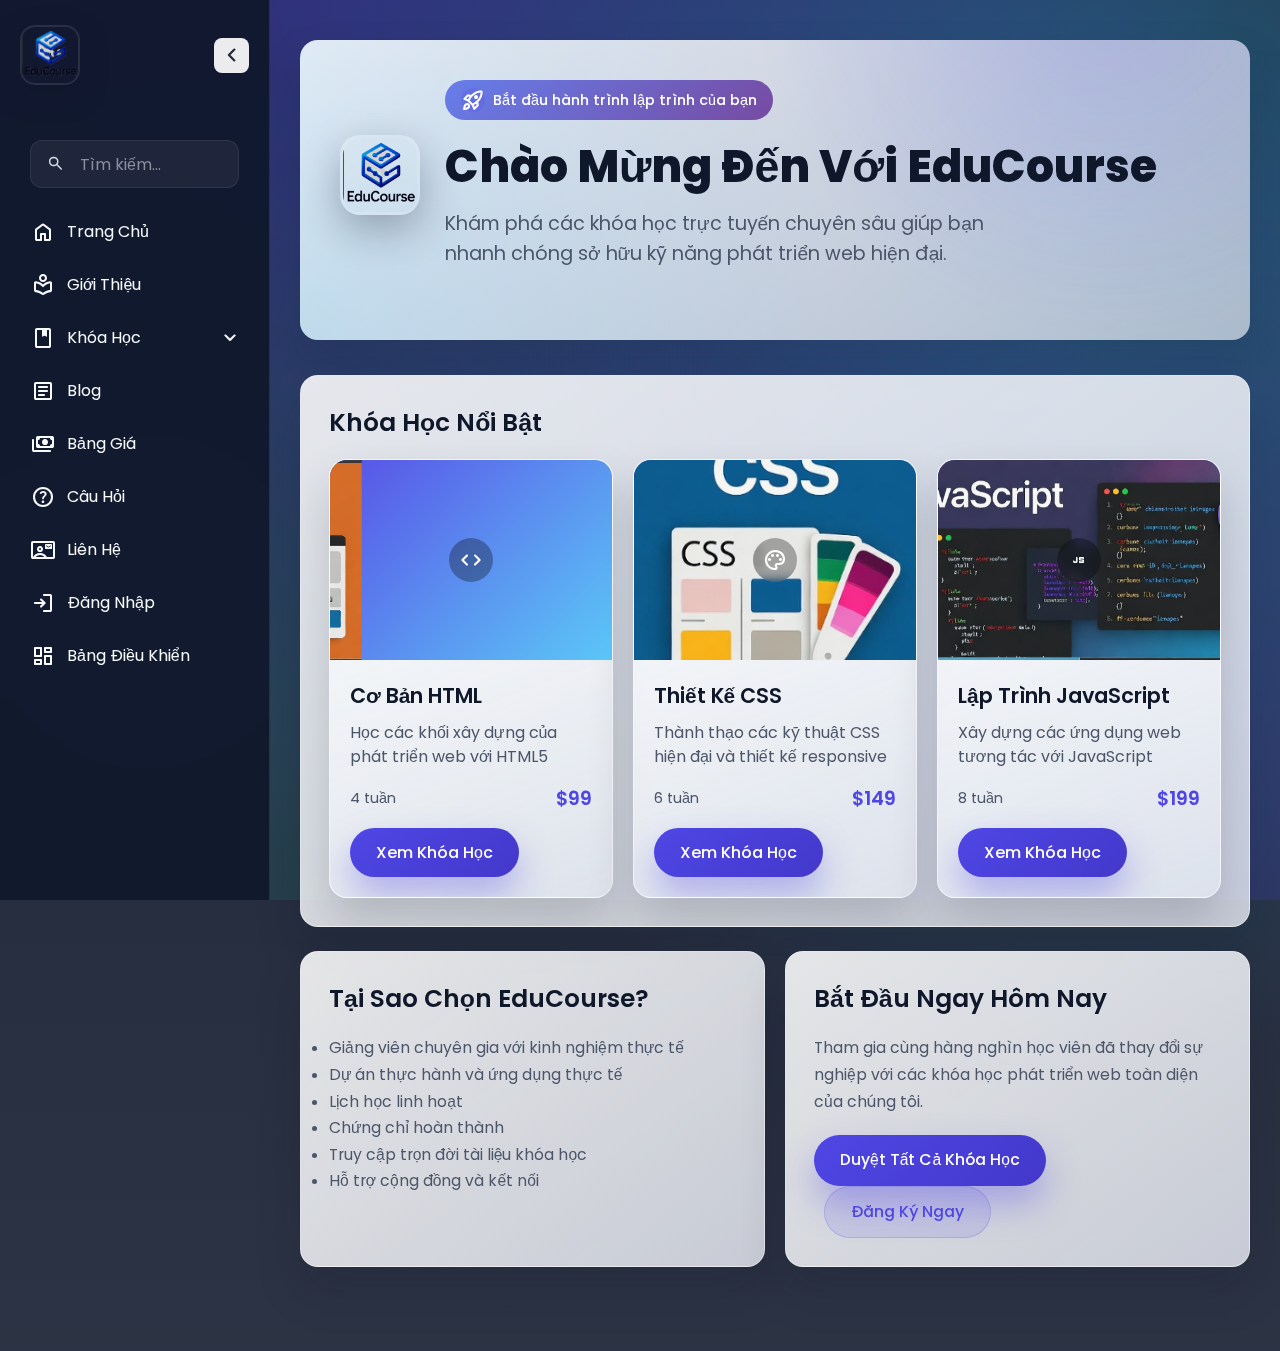
<file: index.html>
<!DOCTYPE html>
<!-- Coding By CodingNepal - youtube.com/@codingnepal -->
<html lang="vi">

<head>
    <meta charset="UTF-8" />
    <meta name="viewport" content="width=device-width, initial-scale=1.0" />
    <title>EduCourse - Nền Tảng Học Trực Tuyến</title>
    <link rel="stylesheet" href="css/style.css" />
    <!-- Liên kết Google Fonts cho biểu tượng -->
    <link rel="stylesheet"
        href="https://fonts.googleapis.com/css2?family=Material+Symbols+Rounded:opsz,wght,FILL,GRAD@24,400,0,0" />
</head>

<body>
    <!-- Nút mở thanh bên trên thiết bị di động -->
    <button class="sidebar-menu-button">
        <span class="material-symbols-rounded">menu</span>
    </button>
    <aside class="sidebar">
        <!-- Phần đầu thanh bên -->
        <header class="sidebar-header">
            <a href="index.html" class="header-logo">
                <img src="1.png" alt="EduCourse" />
            </a>
            <button class="sidebar-toggler">
                <span class="material-symbols-rounded">chevron_left</span>
            </button>
        </header>
        <nav class="sidebar-nav">
            <!-- Điều hướng chính -->
            <ul class="nav-list primary-nav">
             <!-- Form tìm kiếm -->
          <form action="#" class="search-form">
            <span class="material-symbols-rounded">search</span>
                    <input type="search" placeholder="Tìm kiếm..." required />
          </form>
                <li class="nav-item">
                    <a href="index.html" class="nav-link">
                        <span class="material-symbols-rounded">home</span>
                        <span class="nav-label">Trang Chủ</span>
                    </a>
                    <ul class="dropdown-menu">
                        <li class="nav-item"><a class="nav-link dropdown-title">Trang Chủ</a></li>
                    </ul>
                </li>
                <li class="nav-item">
                    <a href="about.html" class="nav-link">
                        <span class="material-symbols-rounded">local_library</span>
                        <span class="nav-label">Giới Thiệu</span>
                    </a>
                    <ul class="dropdown-menu">
                        <li class="nav-item"><a class="nav-link dropdown-title">Giới Thiệu</a></li>
                    </ul>
                </li>
                <!-- Mục có menu thả xuống -->
                <li class="nav-item dropdown-container">
                    <a href="courses.html" class="nav-link dropdown-toggle">
                        <span class="material-symbols-rounded">book</span>
                        <span class="nav-label">Khóa Học</span>
                        <span class="dropdown-icon material-symbols-rounded">keyboard_arrow_down</span>
                    </a>
                    <!-- Danh sách thả xuống -->
                    <ul class="dropdown-menu">
                        <li class="nav-item"><a class="nav-link dropdown-title">Khóa Học</a></li>
                        <li class="nav-item"><a href="html-course.html" class="nav-link dropdown-link">HTML</a></li>
                        <li class="nav-item"><a href="css-course.html" class="nav-link dropdown-link">CSS</a></li>
                        <li class="nav-item"><a href="javascript-course.html" class="nav-link dropdown-link">JavaScript</a></li>
                    </ul>
                </li>
                
                <li class="nav-item">
                    <a href="blog.html" class="nav-link">
                        <span class="material-symbols-rounded">article</span>
                        <span class="nav-label">Blog</span>
                    </a>
                    <ul class="dropdown-menu">
                        <li class="nav-item"><a class="nav-link dropdown-title">Blog</a></li>
                    </ul>
                </li>
                
                <li class="nav-item">
                    <a href="pricing.html" class="nav-link">
                        <span class="material-symbols-rounded">payments</span>
                        <span class="nav-label">Bảng Giá</span>
                    </a>
                    <ul class="dropdown-menu">
                        <li class="nav-item"><a class="nav-link dropdown-title">Bảng Giá</a></li>
                    </ul>
                </li>
                <li class="nav-item">
                    <a href="faq.html" class="nav-link">
                        <span class="material-symbols-rounded">help</span>
                        <span class="nav-label">Câu Hỏi</span>
                    </a>
                    <ul class="dropdown-menu">
                        <li class="nav-item"><a class="nav-link dropdown-title">Câu Hỏi</a></li>
                    </ul>
                        </li>
                <li class="nav-item">
                    <a href="contact.html" class="nav-link">
                        <span class="material-symbols-rounded">contact_mail</span>
                        <span class="nav-label">Liên Hệ</span>
                    </a>
                    <ul class="dropdown-menu">
                        <li class="nav-item"><a class="nav-link dropdown-title">Liên Hệ</a></li>
                    </ul>
                </li>
                <li class="nav-item">
                    <a href="login.html" class="nav-link">
                        <span class="material-symbols-rounded">login</span>
                        <span class="nav-label">Đăng Nhập</span>
                    </a>
                    <ul class="dropdown-menu">
                        <li class="nav-item"><a class="nav-link dropdown-title">Đăng Nhập</a></li>
                    </ul>
                </li>
                <li class="nav-item">
                    <a href="dashboard.html" class="nav-link">
                        <span class="material-symbols-rounded">dashboard</span>
                        <span class="nav-label">Bảng Điều Khiển</span>
                    </a>
                    <ul class="dropdown-menu">
                        <li class="nav-item"><a class="nav-link dropdown-title">Bảng Điều Khiển</a></li>
                    </ul>
                </li>
            </ul>
            <!-- Điều hướng phụ -->

        </nav>
    </aside>
    
    <!-- Nội dung chính -->
    <main class="main-content">
        <div class="content-container">
            <!-- Phần giới thiệu chính -->
            <div class="page-header">
                <div class="header-brand">
                    <img src="1.png" alt="EduCourse Logo" class="main-logo">
                    <div class="brand-text">
                        <span class="section-badge">
                            <span class="material-symbols-rounded">rocket_launch</span>
                            Bắt đầu hành trình lập trình của bạn
                        </span>
                        <h1 class="page-title">Chào Mừng Đến Với EduCourse</h1>
                        <p class="page-subtitle">Khám phá các khóa học trực tuyến chuyên sâu giúp bạn nhanh chóng sở hữu kỹ năng phát triển web hiện đại.</p>
                    </div>
                </div>
            </div>

            <!-- Khóa học nổi bật -->
            <div class="card">
                <h2 class="card-title">Khóa Học Nổi Bật</h2>
                <div class="grid grid-3">
                    <div class="course-card">
                        <div class="course-image">
                            <img src="2.png" alt="HTML">
                            <span class="material-symbols-rounded">code</span>
                        </div>
                        <div class="course-content">
                            <h3 class="course-title">Cơ Bản HTML</h3>
                            <p class="course-description">Học các khối xây dựng của phát triển web với HTML5</p>
                            <div class="course-meta">
                                <span class="course-duration">4 tuần</span>
                                <span class="course-price">$99</span>
                            </div>
                            <a href="html-course.html" class="btn btn-primary">Xem Khóa Học</a>
                        </div>
                    </div>
                    
                    <div class="course-card">
                        <div class="course-image">
                            <img src="3.png" alt="CSS">
                            <span class="material-symbols-rounded">palette</span>
                        </div>
                        <div class="course-content">
                            <h3 class="course-title">Thiết Kế CSS</h3>
                            <p class="course-description">Thành thạo các kỹ thuật CSS hiện đại và thiết kế responsive</p>
                            <div class="course-meta">
                                <span class="course-duration">6 tuần</span>
                                <span class="course-price">$149</span>
                            </div>
                            <a href="css-course.html" class="btn btn-primary">Xem Khóa Học</a>
                        </div>
                    </div>
                    
                    <div class="course-card">
                        <div class="course-image">
                            <img src="4.png" alt="JavaScript">
                            <span class="material-symbols-rounded">javascript</span>
                        </div>
                        <div class="course-content">
                            <h3 class="course-title">Lập Trình JavaScript</h3>
                            <p class="course-description">Xây dựng các ứng dụng web tương tác với JavaScript</p>
                            <div class="course-meta">
                                <span class="course-duration">8 tuần</span>
                                <span class="course-price">$199</span>
                            </div>
                            <a href="javascript-course.html" class="btn btn-primary">Xem Khóa Học</a>
                        </div>
                    </div>
                </div>
            </div>

            <!-- Lý do lựa chọn chúng tôi -->
            <div class="grid grid-2">
                <div class="card">
                    <h2 class="card-title">Tại Sao Chọn EduCourse?</h2>
                    <div class="card-content">
                        <ul>
                            <li>Giảng viên chuyên gia với kinh nghiệm thực tế</li>
                            <li>Dự án thực hành và ứng dụng thực tế</li>
                            <li>Lịch học linh hoạt</li>
                            <li>Chứng chỉ hoàn thành</li>
                            <li>Truy cập trọn đời tài liệu khóa học</li>
                            <li>Hỗ trợ cộng đồng và kết nối</li>
                        </ul>
                    </div>
                </div>
                
                <div class="card">
                    <h2 class="card-title">Bắt Đầu Ngay Hôm Nay</h2>
                    <div class="card-content">
                        <p>Tham gia cùng hàng nghìn học viên đã thay đổi sự nghiệp với các khóa học phát triển web toàn diện của chúng tôi.</p>
                        <div style="margin-top: 20px;">
                            <a href="courses.html" class="btn btn-primary">Duyệt Tất Cả Khóa Học</a>
                            <a href="login.html" class="btn btn-secondary" style="margin-left: 10px;">Đăng Ký Ngay</a>
                        </div>
                    </div>
                </div>
            </div>
        </div>
    </main>
</file>
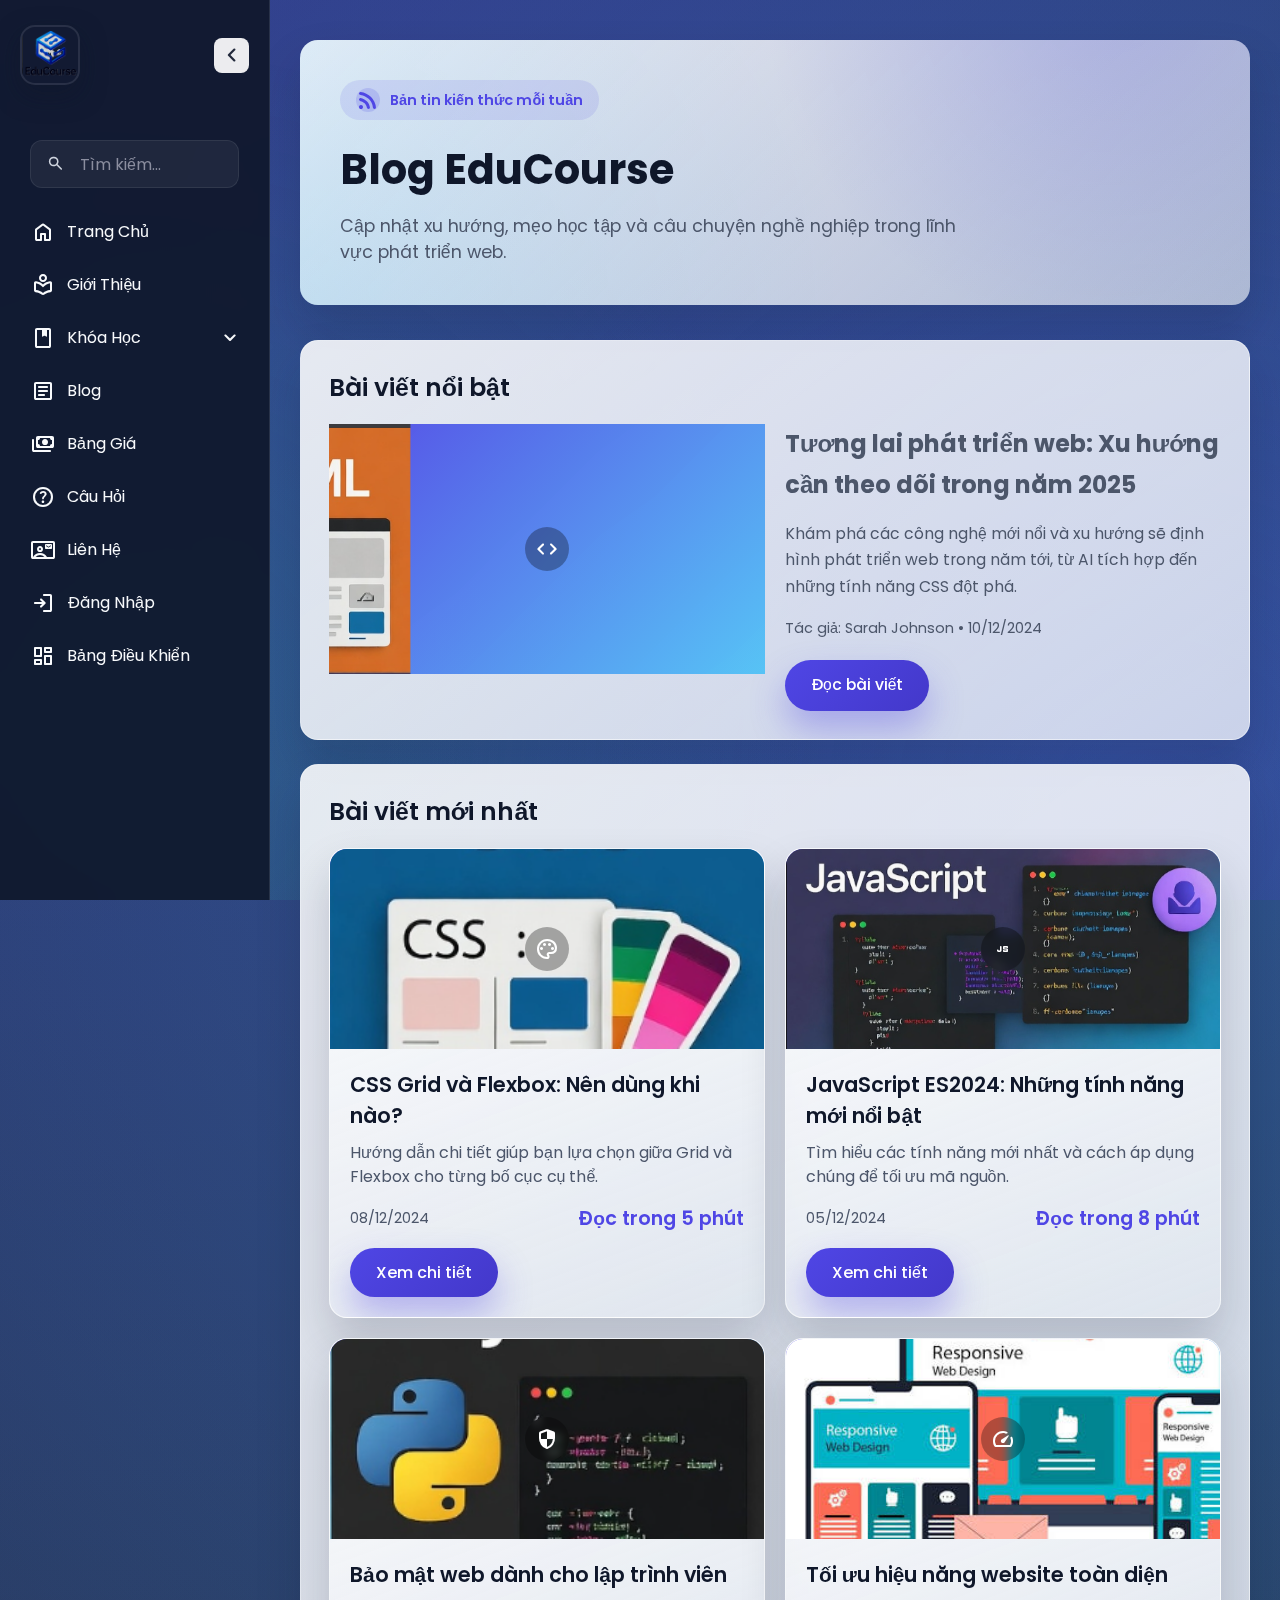
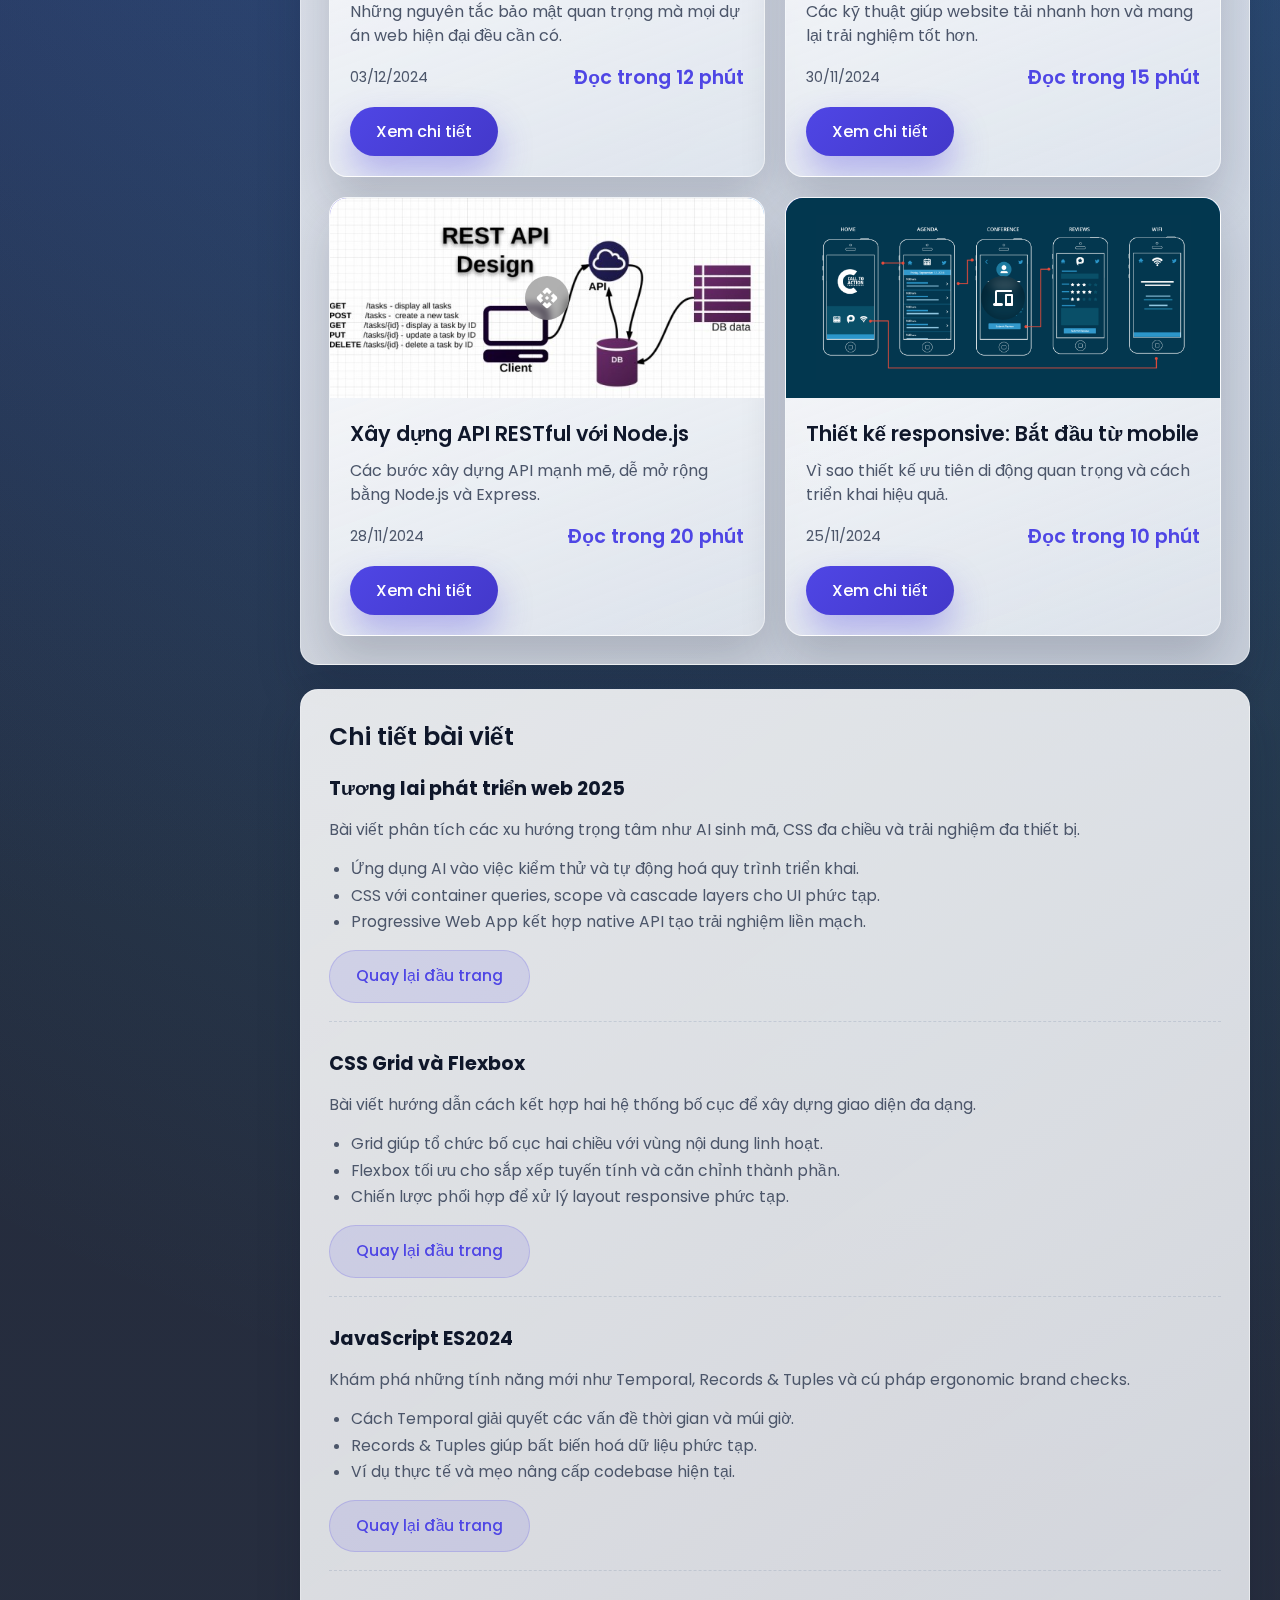
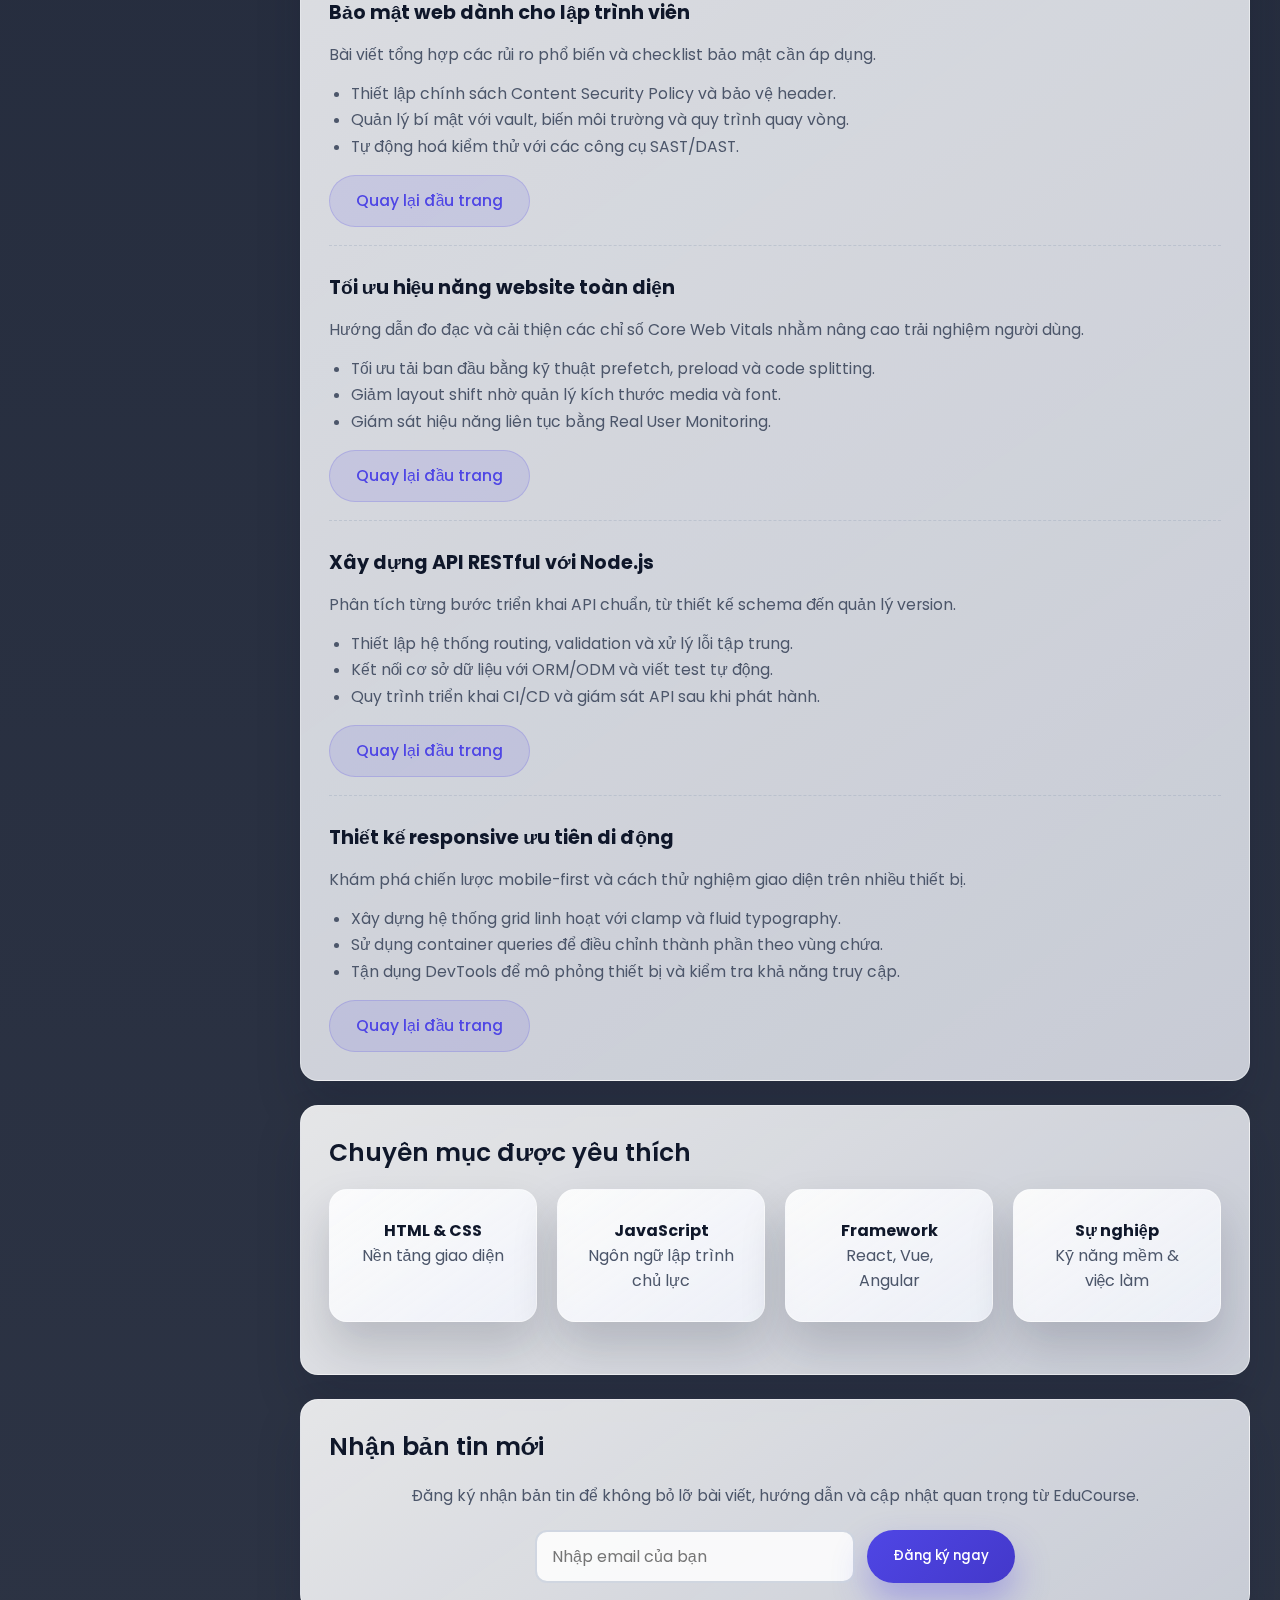
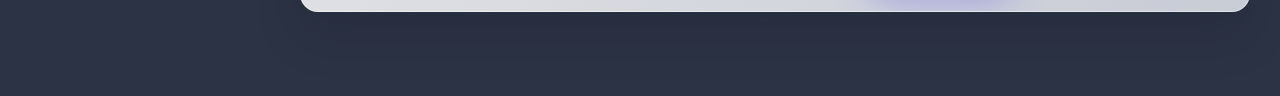
<file: blog.html>
<!DOCTYPE html>
<html lang="vi">

<head>
    <meta charset="UTF-8" />
    <meta name="viewport" content="width=device-width, initial-scale=1.0" />
    <title>Blog - EduCourse</title>
    <link rel="stylesheet" href="css/style.css" />
    <link rel="stylesheet"
        href="https://fonts.googleapis.com/css2?family=Material+Symbols+Rounded:opsz,wght,FILL,GRAD@24,400,0,0" />
</head>

<body>
    <!-- Nút mở thanh bên trên thiết bị di động -->
    <button class="sidebar-menu-button">
        <span class="material-symbols-rounded">menu</span>
    </button>
    <aside class="sidebar">
        <!-- Phần đầu thanh bên -->
        <header class="sidebar-header">
            <a href="index.html" class="header-logo">
                <img src="1.png" alt="EduCourse" />
            </a>
            <button class="sidebar-toggler">
                <span class="material-symbols-rounded">chevron_left</span>
            </button>
        </header>
        <nav class="sidebar-nav">
            <!-- Điều hướng chính -->
            <ul class="nav-list primary-nav">
                <!-- Form tìm kiếm -->
                <form action="#" class="search-form">
                    <span class="material-symbols-rounded">search</span>
                    <input type="search" placeholder="Tìm kiếm..." required />
                </form>
                <li class="nav-item">
                    <a href="index.html" class="nav-link">
                        <span class="material-symbols-rounded">home</span>
                        <span class="nav-label">Trang Chủ</span>
                    </a>
                    <ul class="dropdown-menu">
                        <li class="nav-item"><a class="nav-link dropdown-title">Trang Chủ</a></li>
                    </ul>
                </li>
                <li class="nav-item">
                    <a href="about.html" class="nav-link">
                        <span class="material-symbols-rounded">local_library</span>
                        <span class="nav-label">Giới Thiệu</span>
                    </a>
                    <ul class="dropdown-menu">
                        <li class="nav-item"><a class="nav-link dropdown-title">Giới Thiệu</a></li>
                    </ul>
                </li>
                <!-- Mục có menu thả xuống -->
                <li class="nav-item dropdown-container">
                    <a href="courses.html" class="nav-link dropdown-toggle">
                        <span class="material-symbols-rounded">book</span>
                        <span class="nav-label">Khóa Học</span>
                        <span class="dropdown-icon material-symbols-rounded">keyboard_arrow_down</span>
                    </a>
                    <!-- Danh sách thả xuống -->
                    <ul class="dropdown-menu">
                        <li class="nav-item"><a class="nav-link dropdown-title">Khóa Học</a></li>
                        <li class="nav-item"><a href="html-course.html" class="nav-link dropdown-link">HTML</a></li>
                        <li class="nav-item"><a href="css-course.html" class="nav-link dropdown-link">CSS</a></li>
                        <li class="nav-item"><a href="javascript-course.html" class="nav-link dropdown-link">JavaScript</a></li>
                    </ul>
                </li>
                <li class="nav-item">
                    <a href="blog.html" class="nav-link">
                        <span class="material-symbols-rounded">article</span>
                        <span class="nav-label">Blog</span>
                    </a>
                    <ul class="dropdown-menu">
                        <li class="nav-item"><a class="nav-link dropdown-title">Blog</a></li>
                    </ul>
                </li>
                <li class="nav-item">
                    <a href="pricing.html" class="nav-link">
                        <span class="material-symbols-rounded">payments</span>
                        <span class="nav-label">Bảng Giá</span>
                    </a>
                    <ul class="dropdown-menu">
                        <li class="nav-item"><a class="nav-link dropdown-title">Bảng Giá</a></li>
                    </ul>
                </li>
                <li class="nav-item">
                    <a href="faq.html" class="nav-link">
                        <span class="material-symbols-rounded">help</span>
                        <span class="nav-label">Câu Hỏi</span>
                    </a>
                    <ul class="dropdown-menu">
                        <li class="nav-item"><a class="nav-link dropdown-title">Câu Hỏi</a></li>
                    </ul>
                </li>
                <li class="nav-item">
                    <a href="contact.html" class="nav-link">
                        <span class="material-symbols-rounded">contact_mail</span>
                        <span class="nav-label">Liên Hệ</span>
                    </a>
                    <ul class="dropdown-menu">
                        <li class="nav-item"><a class="nav-link dropdown-title">Liên Hệ</a></li>
                    </ul>
                </li>
                <li class="nav-item">
                    <a href="login.html" class="nav-link">
                        <span class="material-symbols-rounded">login</span>
                        <span class="nav-label">Đăng Nhập</span>
                    </a>
                    <ul class="dropdown-menu">
                        <li class="nav-item"><a class="nav-link dropdown-title">Đăng Nhập</a></li>
                    </ul>
                </li>
                <li class="nav-item">
                    <a href="dashboard.html" class="nav-link">
                        <span class="material-symbols-rounded">dashboard</span>
                        <span class="nav-label">Bảng Điều Khiển</span>
                    </a>
                    <ul class="dropdown-menu">
                        <li class="nav-item"><a class="nav-link dropdown-title">Bảng Điều Khiển</a></li>
                    </ul>
                </li>
            </ul>
        </nav>
    </aside>

    <!-- Nội dung chính -->
    <main class="main-content">
        <div class="content-container">
            <!-- Tiêu đề trang -->
            <div class="page-header" id="blog-top">
                <span class="section-badge">
                    <span class="material-symbols-rounded">rss_feed</span>
                    Bản tin kiến thức mỗi tuần
                </span>
                <h1 class="page-title">Blog EduCourse</h1>
                <p class="page-subtitle">Cập nhật xu hướng, mẹo học tập và câu chuyện nghề nghiệp trong lĩnh vực phát triển web.</p>
            </div>

            <!-- Bài viết nổi bật -->
            <div class="card">
                <h2 class="card-title">Bài viết nổi bật</h2>
                <div class="grid grid-2">
                    <div>
                        <div class="course-image" style="height: 250px;">
                            <img src="2.png" alt="Web Development Trends 2025">
                            <span class="material-symbols-rounded">code</span>
                        </div>
                    </div>
                    <div class="card-content">
                        <h3 style="font-size: 1.5rem; margin-bottom: 15px;">Tương lai phát triển web: Xu hướng cần theo dõi trong năm 2025</h3>
                        <p style="margin-bottom: 15px;">Khám phá các công nghệ mới nổi và xu hướng sẽ định hình phát triển web trong năm tới, từ AI tích hợp đến những tính năng CSS đột phá.</p>
                        <p style="color: var(--text-secondary); font-size: 0.9rem; margin-bottom: 20px;">Tác giả: Sarah Johnson • 10/12/2024</p>
                        <a href="#chi-tiet-xu-huong-2025" class="btn btn-primary">Đọc bài viết</a>
                    </div>
                </div>
            </div>

            <!-- Bài viết blog -->
            <div class="card">
                <h2 class="card-title">Bài viết mới nhất</h2>
                <div class="grid grid-2">
                    <div class="course-card">
                        <div class="course-image">
                            <img src="3.png" alt="CSS Grid">
                            <span class="material-symbols-rounded">palette</span>
                        </div>
                        <div class="course-content">
                            <h3 class="course-title">CSS Grid và Flexbox: Nên dùng khi nào?</h3>
                            <p class="course-description">Hướng dẫn chi tiết giúp bạn lựa chọn giữa Grid và Flexbox cho từng bố cục cụ thể.</p>
                            <div class="course-meta">
                                <span class="course-duration">08/12/2024</span>
                                <span class="course-price">Đọc trong 5 phút</span>
                            </div>
                            <a href="#chi-tiet-css-grid" class="btn btn-primary">Xem chi tiết</a>
                        </div>
                    </div>

                    <div class="course-card">
                        <div class="course-image">
                            <img src="4.png" alt="JavaScript ES2024">
                            <span class="material-symbols-rounded">javascript</span>
                        </div>
                        <div class="course-content">
                            <h3 class="course-title">JavaScript ES2024: Những tính năng mới nổi bật</h3>
                            <p class="course-description">Tìm hiểu các tính năng mới nhất và cách áp dụng chúng để tối ưu mã nguồn.</p>
                            <div class="course-meta">
                                <span class="course-duration">05/12/2024</span>
                                <span class="course-price">Đọc trong 8 phút</span>
                            </div>
                            <a href="#chi-tiet-es2024" class="btn btn-primary">Xem chi tiết</a>
                        </div>
                    </div>

                    <div class="course-card">
                        <div class="course-image">
                            <img src="6.png" alt="Web Security">
                            <span class="material-symbols-rounded">security</span>
                        </div>
                        <div class="course-content">
                            <h3 class="course-title">Bảo mật web dành cho lập trình viên</h3>
                            <p class="course-description">Những nguyên tắc bảo mật quan trọng mà mọi dự án web hiện đại đều cần có.</p>
                            <div class="course-meta">
                                <span class="course-duration">03/12/2024</span>
                                <span class="course-price">Đọc trong 12 phút</span>
                            </div>
                            <a href="#chi-tiet-bao-mat" class="btn btn-primary">Xem chi tiết</a>
                        </div>
                    </div>

                    <div class="course-card">
                        <div class="course-image">
                            <img src="7.jpg" alt="Tối ưu hiệu năng website toàn diện">
                            <span class="material-symbols-rounded">speed</span>
                        </div>
                        <div class="course-content">
                            <h3 class="course-title">Tối ưu hiệu năng website toàn diện</h3>
                            <p class="course-description">Các kỹ thuật giúp website tải nhanh hơn và mang lại trải nghiệm tốt hơn.</p>
                            <div class="course-meta">
                                <span class="course-duration">30/11/2024</span>
                                <span class="course-price">Đọc trong 15 phút</span>
                            </div>
                            <a href="#chi-tiet-hieu-nang" class="btn btn-primary">Xem chi tiết</a>
                        </div>
                    </div>

                    <div class="course-card">
                        <div class="course-image">
                            <img src="restful-api.jpg" alt="Xây dựng API RESTful với Node.js">
                            <span class="material-symbols-rounded">api</span>
                        </div>
                        <div class="course-content">
                            <h3 class="course-title">Xây dựng API RESTful với Node.js</h3>
                            <p class="course-description">Các bước xây dựng API mạnh mẽ, dễ mở rộng bằng Node.js và Express.</p>
                            <div class="course-meta">
                                <span class="course-duration">28/11/2024</span>
                                <span class="course-price">Đọc trong 20 phút</span>
                            </div>
                            <a href="#chi-tiet-api-node" class="btn btn-primary">Xem chi tiết</a>
                        </div>
                    </div>

                    <div class="course-card">
                        <div class="course-image">
                            <img src="ux-ui-la-gi-cong-viec-cua-mot-ux-designer.png" alt="Thiết kế responsive: Bắt đầu từ mobile">
                            <span class="material-symbols-rounded">devices</span>
                        </div>
                        <div class="course-content">
                            <h3 class="course-title">Thiết kế responsive: Bắt đầu từ mobile</h3>
                            <p class="course-description">Vì sao thiết kế ưu tiên di động quan trọng và cách triển khai hiệu quả.</p>
                            <div class="course-meta">
                                <span class="course-duration">25/11/2024</span>
                                <span class="course-price">Đọc trong 10 phút</span>
                            </div>
                            <a href="#chi-tiet-responsive" class="btn btn-primary">Xem chi tiết</a>
                        </div>
                    </div>
                </div>
            </div>

            <!-- Chi tiết bài viết -->
            <div class="card">
                <h2 class="card-title">Chi tiết bài viết</h2>
                <div class="card-content">
                    <section class="blog-detail" id="chi-tiet-xu-huong-2025">
                        <h3>Tương lai phát triển web 2025</h3>
                        <p>Bài viết phân tích các xu hướng trọng tâm như AI sinh mã, CSS đa chiều và trải nghiệm đa thiết bị.</p>
                        <ul>
                            <li>Ứng dụng AI vào việc kiểm thử và tự động hoá quy trình triển khai.</li>
                            <li>CSS với container queries, scope và cascade layers cho UI phức tạp.</li>
                            <li>Progressive Web App kết hợp native API tạo trải nghiệm liền mạch.</li>
                        </ul>
                        <a href="#blog-top" class="btn btn-secondary" style="margin-top: 14px;">Quay lại đầu trang</a>
                    </section>

                    <section class="blog-detail" id="chi-tiet-css-grid">
                        <h3>CSS Grid và Flexbox</h3>
                        <p>Bài viết hướng dẫn cách kết hợp hai hệ thống bố cục để xây dựng giao diện đa dạng.</p>
                        <ul>
                            <li>Grid giúp tổ chức bố cục hai chiều với vùng nội dung linh hoạt.</li>
                            <li>Flexbox tối ưu cho sắp xếp tuyến tính và căn chỉnh thành phần.</li>
                            <li>Chiến lược phối hợp để xử lý layout responsive phức tạp.</li>
                        </ul>
                        <a href="#blog-top" class="btn btn-secondary" style="margin-top: 14px;">Quay lại đầu trang</a>
                    </section>

                    <section class="blog-detail" id="chi-tiet-es2024">
                        <h3>JavaScript ES2024</h3>
                        <p>Khám phá những tính năng mới như Temporal, Records &amp; Tuples và cú pháp ergonomic brand checks.</p>
                        <ul>
                            <li>Cách Temporal giải quyết các vấn đề thời gian và múi giờ.</li>
                            <li>Records &amp; Tuples giúp bất biến hoá dữ liệu phức tạp.</li>
                            <li>Ví dụ thực tế và mẹo nâng cấp codebase hiện tại.</li>
                        </ul>
                        <a href="#blog-top" class="btn btn-secondary" style="margin-top: 14px;">Quay lại đầu trang</a>
                    </section>

                    <section class="blog-detail" id="chi-tiet-bao-mat">
                        <h3>Bảo mật web dành cho lập trình viên</h3>
                        <p>Bài viết tổng hợp các rủi ro phổ biến và checklist bảo mật cần áp dụng.</p>
                        <ul>
                            <li>Thiết lập chính sách Content Security Policy và bảo vệ header.</li>
                            <li>Quản lý bí mật với vault, biến môi trường và quy trình quay vòng.</li>
                            <li>Tự động hoá kiểm thử với các công cụ SAST/DAST.</li>
                        </ul>
                        <a href="#blog-top" class="btn btn-secondary" style="margin-top: 14px;">Quay lại đầu trang</a>
                    </section>

                    <section class="blog-detail" id="chi-tiet-hieu-nang">
                        <h3>Tối ưu hiệu năng website toàn diện</h3>
                        <p>Hướng dẫn đo đạc và cải thiện các chỉ số Core Web Vitals nhằm nâng cao trải nghiệm người dùng.</p>
                        <ul>
                            <li>Tối ưu tải ban đầu bằng kỹ thuật prefetch, preload và code splitting.</li>
                            <li>Giảm layout shift nhờ quản lý kích thước media và font.</li>
                            <li>Giám sát hiệu năng liên tục bằng Real User Monitoring.</li>
                        </ul>
                        <a href="#blog-top" class="btn btn-secondary" style="margin-top: 14px;">Quay lại đầu trang</a>
                    </section>

                    <section class="blog-detail" id="chi-tiet-api-node">
                        <h3>Xây dựng API RESTful với Node.js</h3>
                        <p>Phân tích từng bước triển khai API chuẩn, từ thiết kế schema đến quản lý version.</p>
                        <ul>
                            <li>Thiết lập hệ thống routing, validation và xử lý lỗi tập trung.</li>
                            <li>Kết nối cơ sở dữ liệu với ORM/ODM và viết test tự động.</li>
                            <li>Quy trình triển khai CI/CD và giám sát API sau khi phát hành.</li>
                        </ul>
                        <a href="#blog-top" class="btn btn-secondary" style="margin-top: 14px;">Quay lại đầu trang</a>
                    </section>

                    <section class="blog-detail" id="chi-tiet-responsive">
                        <h3>Thiết kế responsive ưu tiên di động</h3>
                        <p>Khám phá chiến lược mobile-first và cách thử nghiệm giao diện trên nhiều thiết bị.</p>
                        <ul>
                            <li>Xây dựng hệ thống grid linh hoạt với clamp và fluid typography.</li>
                            <li>Sử dụng container queries để điều chỉnh thành phần theo vùng chứa.</li>
                            <li>Tận dụng DevTools để mô phỏng thiết bị và kiểm tra khả năng truy cập.</li>
                        </ul>
                        <a href="#blog-top" class="btn btn-secondary" style="margin-top: 14px;">Quay lại đầu trang</a>
                    </section>
                </div>
            </div>

            <!-- Chuyên mục -->
            <div class="card">
                <h2 class="card-title">Chuyên mục được yêu thích</h2>
                <div class="grid grid-4">
                    <div class="card" style="text-align: center;">
                        <h4>HTML &amp; CSS</h4>
                        <p style="color: var(--text-secondary);">Nền tảng giao diện</p>
                    </div>

                    <div class="card" style="text-align: center;">
                        <h4>JavaScript</h4>
                        <p style="color: var(--text-secondary);">Ngôn ngữ lập trình chủ lực</p>
                    </div>

                    <div class="card" style="text-align: center;">
                        <h4>Framework</h4>
                        <p style="color: var(--text-secondary);">React, Vue, Angular</p>
                    </div>

                    <div class="card" style="text-align: center;">
                        <h4>Sự nghiệp</h4>
                        <p style="color: var(--text-secondary);">Kỹ năng mềm &amp; việc làm</p>
                    </div>
                </div>
            </div>

            <!-- Bản tin -->
            <div class="card">
                <h2 class="card-title">Nhận bản tin mới</h2>
                <div class="card-content" style="text-align: center;">
                    <p>Đăng ký nhận bản tin để không bỏ lỡ bài viết, hướng dẫn và cập nhật quan trọng từ EduCourse.</p>
                    <div style="margin-top: 20px; display: flex; gap: 12px; justify-content: center; flex-wrap: wrap;">
                        <input type="email" placeholder="Nhập email của bạn" class="form-input" style="width: min(320px, 100%);">
                        <button class="btn btn-primary">Đăng ký ngay</button>
                    </div>
                </div>
            </div>
        </div>
    </main>

    <!-- Tệp script -->
    <script src="js/script.js"></script>
</body>

</html>
</file>
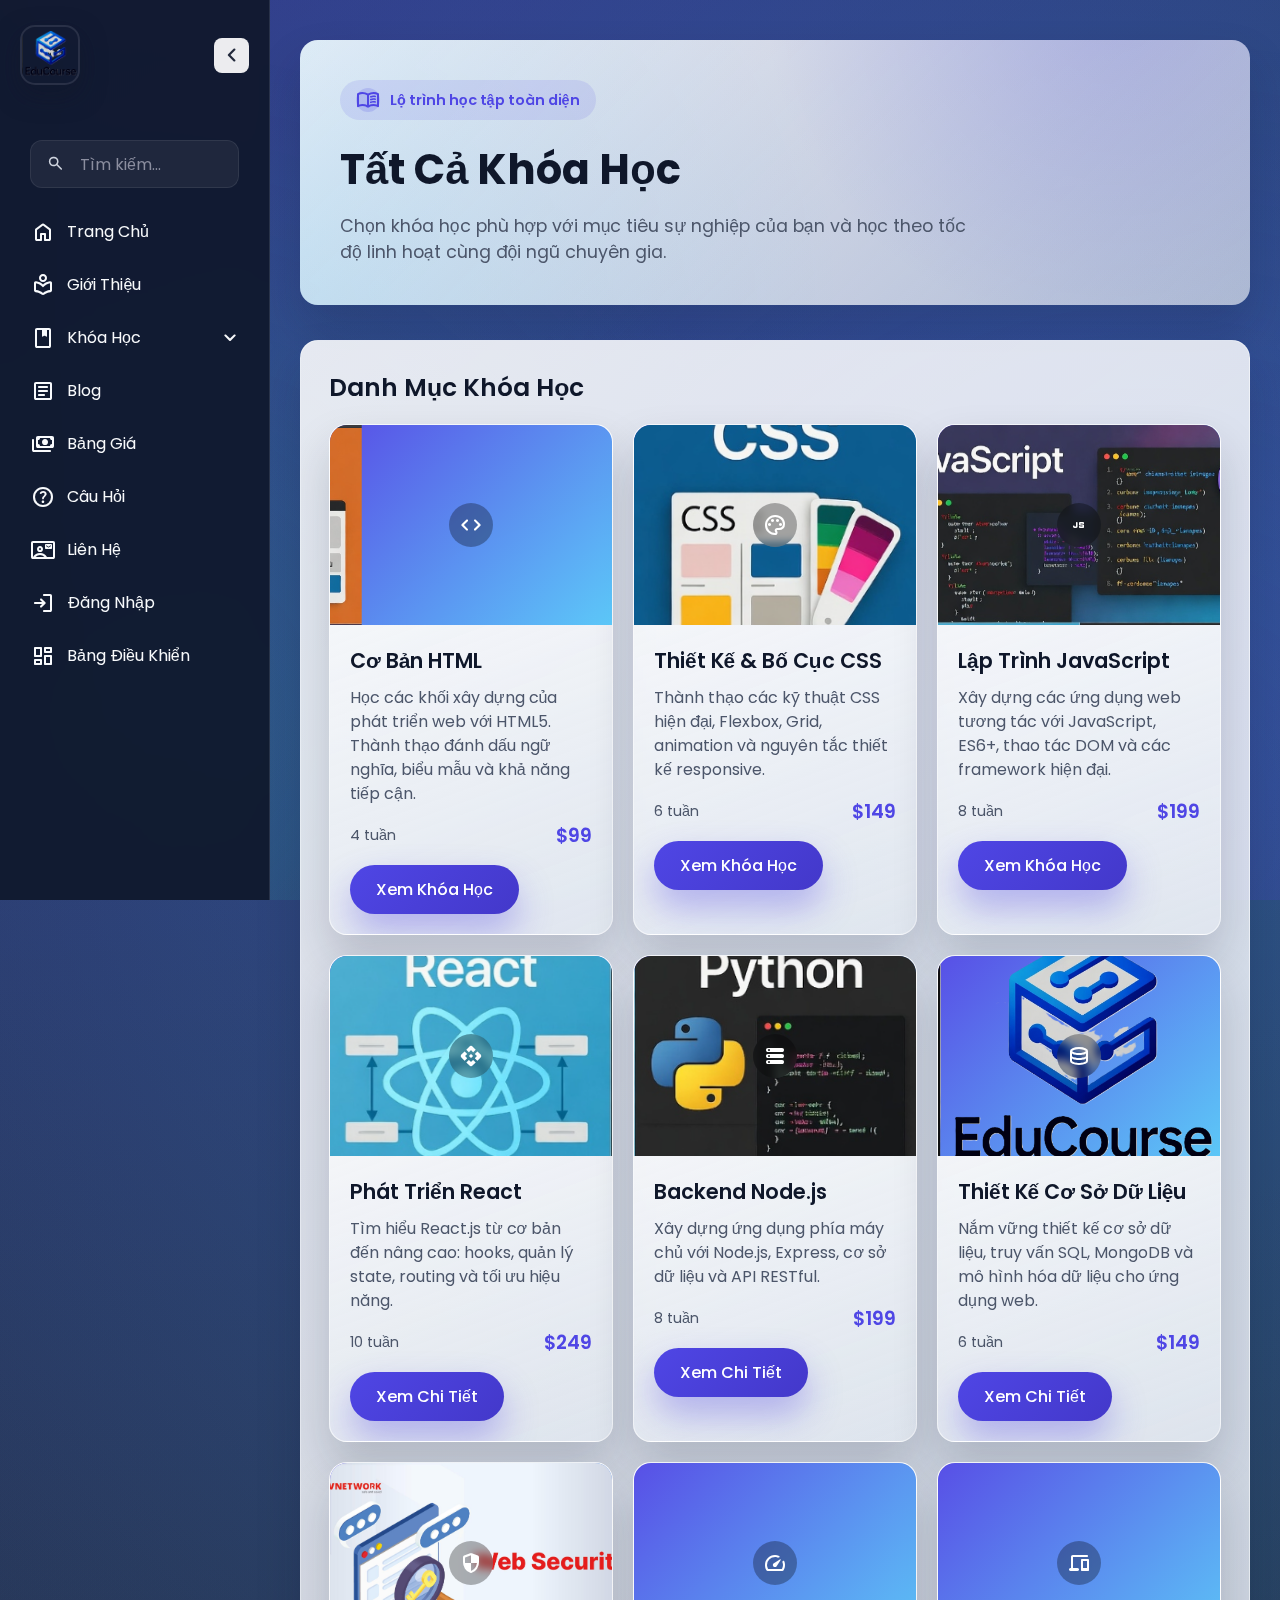
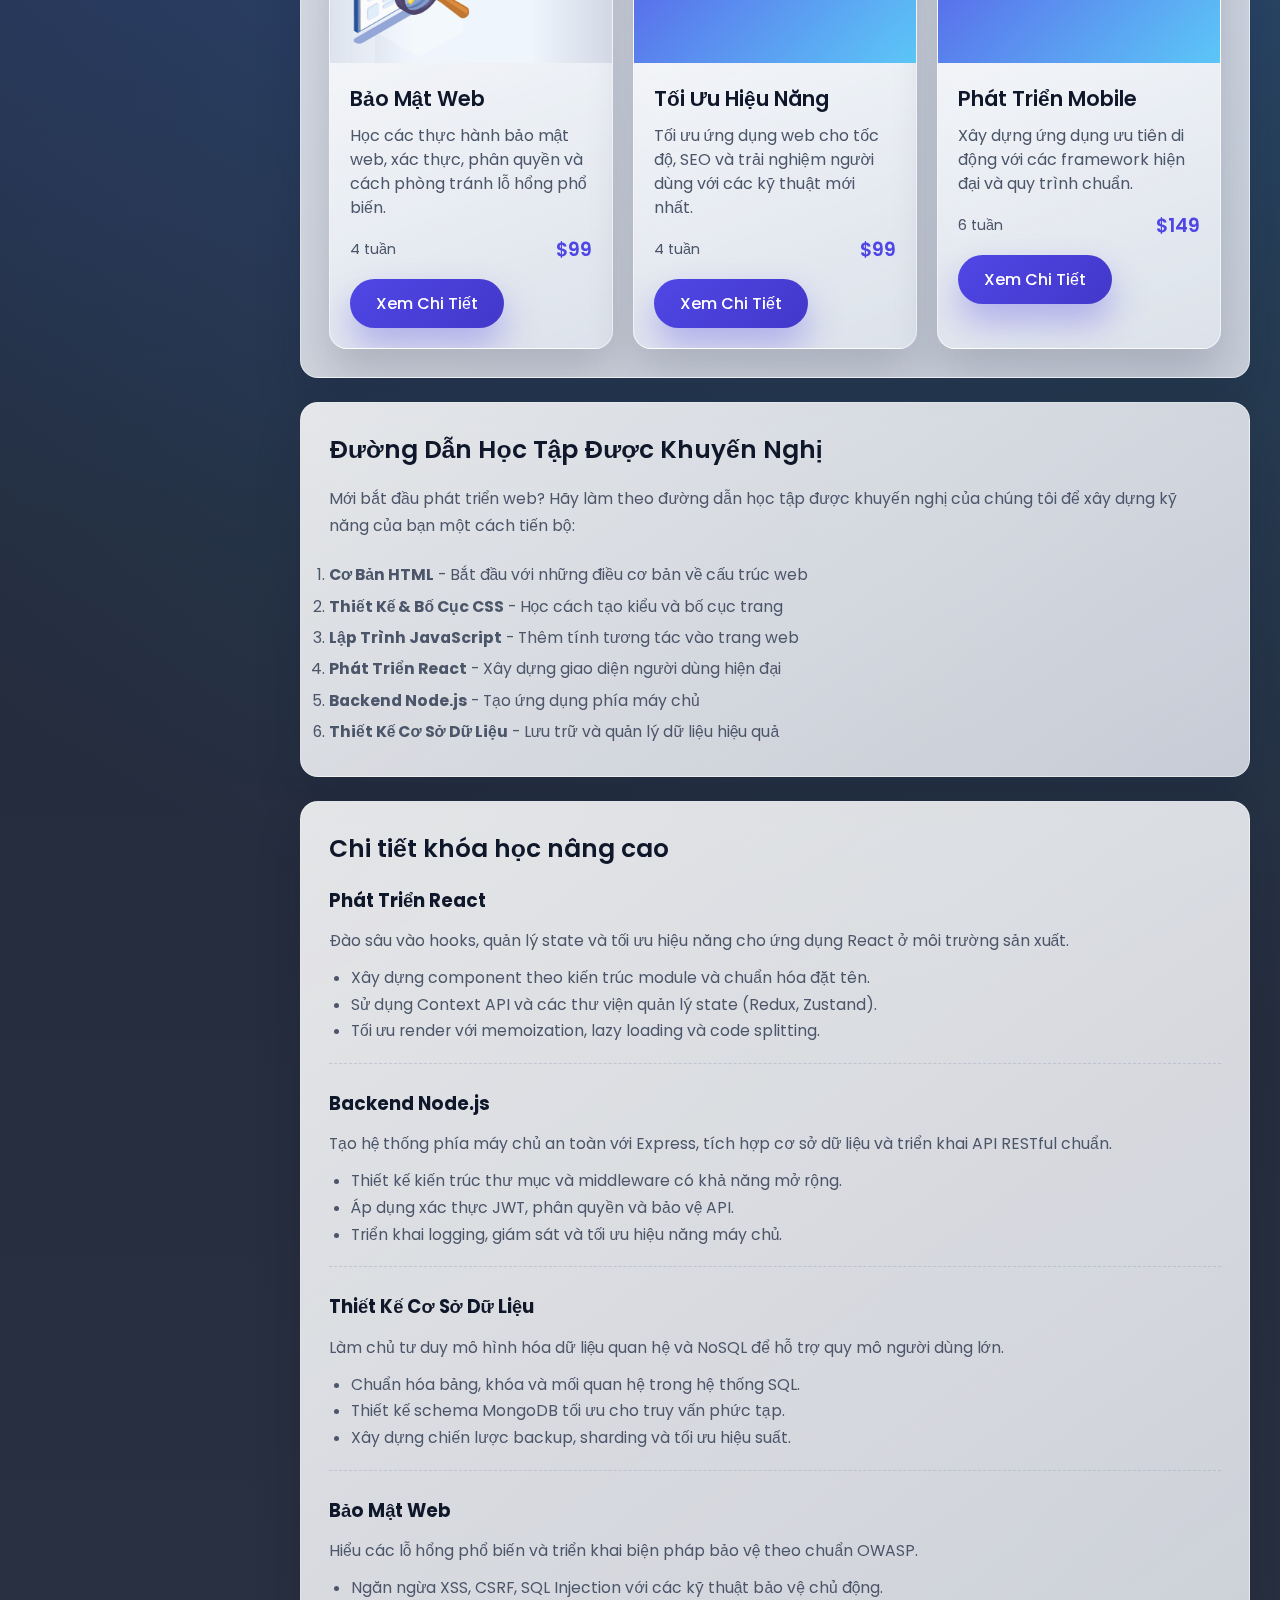
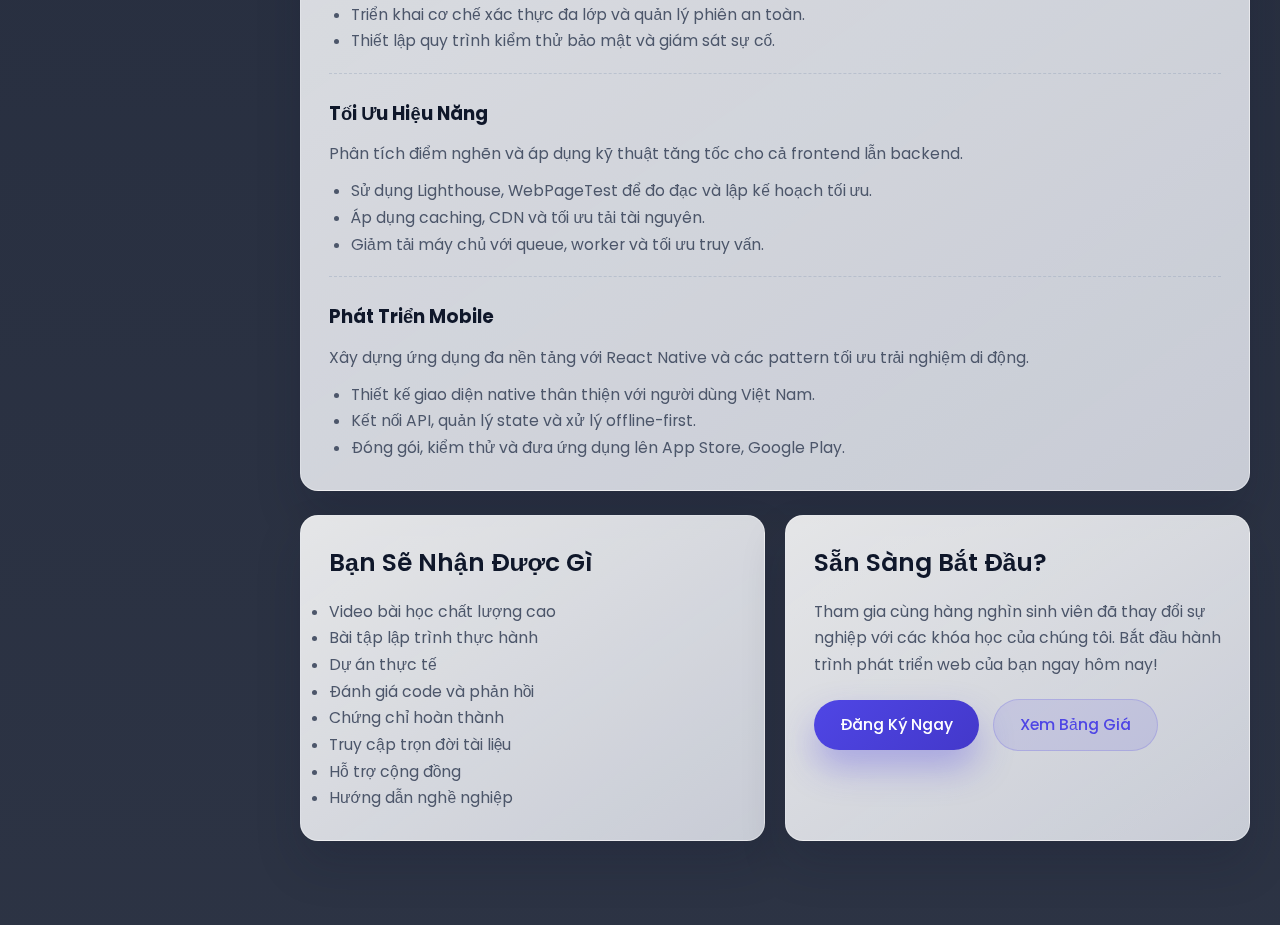
<file: courses.html>
<!DOCTYPE html>
<html lang="vi">

<head>
    <meta charset="UTF-8" />
    <meta name="viewport" content="width=device-width, initial-scale=1.0" />
    <title>Khóa Học - EduCourse</title>
    <link rel="stylesheet" href="css/style.css" />
    <link rel="stylesheet"
        href="https://fonts.googleapis.com/css2?family=Material+Symbols+Rounded:opsz,wght,FILL,GRAD@24,400,0,0" />
</head>

<body>
    <!-- Nút mở thanh bên trên thiết bị di động -->
    <button class="sidebar-menu-button">
        <span class="material-symbols-rounded">menu</span>
    </button>
    <aside class="sidebar">
        <!-- Phần đầu thanh bên -->
        <header class="sidebar-header">
            <a href="index.html" class="header-logo">
                <img src="1.png" alt="EduCourse" />
            </a>
            <button class="sidebar-toggler">
                <span class="material-symbols-rounded">chevron_left</span>
            </button>
        </header>
        <nav class="sidebar-nav">         
            <!-- Điều hướng chính -->
            <ul class="nav-list primary-nav">
                <!-- Form tìm kiếm -->
                <form action="#" class="search-form">
                    <span class="material-symbols-rounded">search</span>
                    <input type="search" placeholder="Tìm kiếm..." required />
                </form>
                <li class="nav-item">
                    <a href="index.html" class="nav-link">
                        <span class="material-symbols-rounded">home</span>
                        <span class="nav-label">Trang Chủ</span>
                    </a>
                    <ul class="dropdown-menu">
                        <li class="nav-item"><a class="nav-link dropdown-title">Trang Chủ</a></li>
                    </ul>
                </li>
                <li class="nav-item">
                    <a href="about.html" class="nav-link">
                        <span class="material-symbols-rounded">local_library</span>
                        <span class="nav-label">Giới Thiệu</span>
                    </a>
                    <ul class="dropdown-menu">
                        <li class="nav-item"><a class="nav-link dropdown-title">Giới Thiệu</a></li>
                    </ul>
                </li>
                <!-- Mục có menu thả xuống -->
                <li class="nav-item dropdown-container">
                    <a href="courses.html" class="nav-link dropdown-toggle">
                        <span class="material-symbols-rounded">book</span>
                        <span class="nav-label">Khóa Học</span>
                        <span class="dropdown-icon material-symbols-rounded">keyboard_arrow_down</span>
                    </a>
                    <!-- Danh sách thả xuống -->
                    <ul class="dropdown-menu">
                        <li class="nav-item"><a class="nav-link dropdown-title">Khóa Học</a></li>
                        <li class="nav-item"><a href="html-course.html" class="nav-link dropdown-link">HTML</a></li>
                        <li class="nav-item"><a href="css-course.html" class="nav-link dropdown-link">CSS</a></li>
                        <li class="nav-item"><a href="javascript-course.html" class="nav-link dropdown-link">JavaScript</a></li>
                    </ul>
                </li>
                
                <li class="nav-item">
                    <a href="blog.html" class="nav-link">
                        <span class="material-symbols-rounded">article</span>
                        <span class="nav-label">Blog</span>
                    </a>
                    <ul class="dropdown-menu">
                        <li class="nav-item"><a class="nav-link dropdown-title">Blog</a></li>
                    </ul>
                </li>
                <li class="nav-item">
                    <a href="pricing.html" class="nav-link">
                        <span class="material-symbols-rounded">payments</span>
                        <span class="nav-label">Bảng Giá</span>
                    </a>
                    <ul class="dropdown-menu">
                        <li class="nav-item"><a class="nav-link dropdown-title">Bảng Giá</a></li>
                    </ul>
                </li>
                <li class="nav-item">
                    <a href="faq.html" class="nav-link">
                        <span class="material-symbols-rounded">help</span>
                        <span class="nav-label">Câu Hỏi</span>
                    </a>
                    <ul class="dropdown-menu">
                        <li class="nav-item"><a class="nav-link dropdown-title">Câu Hỏi</a></li>
                    </ul>
                </li>
                <li class="nav-item">
                    <a href="contact.html" class="nav-link">
                        <span class="material-symbols-rounded">contact_mail</span>
                        <span class="nav-label">Liên Hệ</span>
                    </a>
                    <ul class="dropdown-menu">
                        <li class="nav-item"><a class="nav-link dropdown-title">Liên Hệ</a></li>
                    </ul>
                </li>
                <li class="nav-item">
                    <a href="login.html" class="nav-link">
                        <span class="material-symbols-rounded">login</span>
                        <span class="nav-label">Đăng Nhập</span>
                    </a>
                    <ul class="dropdown-menu">
                        <li class="nav-item"><a class="nav-link dropdown-title">Đăng Nhập</a></li>
                    </ul>
                </li>
                <li class="nav-item">
                    <a href="dashboard.html" class="nav-link">
                        <span class="material-symbols-rounded">dashboard</span>
                        <span class="nav-label">Bảng Điều Khiển</span>
                    </a>
                    <ul class="dropdown-menu">
                        <li class="nav-item"><a class="nav-link dropdown-title">Bảng Điều Khiển</a></li>
                    </ul>
                </li>
            </ul>
        </nav>
    </aside>
    
    <!-- Nội dung chính -->
    <main class="main-content">
        <div class="content-container">
            <!-- Tiêu đề trang -->
            <div class="page-header">
                <span class="section-badge">
                    <span class="material-symbols-rounded">menu_book</span>
                    Lộ trình học tập toàn diện
                </span>
                <h1 class="page-title">Tất Cả Khóa Học</h1>
                <p class="page-subtitle">Chọn khóa học phù hợp với mục tiêu sự nghiệp của bạn và học theo tốc độ linh hoạt cùng đội ngũ chuyên gia.</p>
            </div>

            <!-- Danh mục khóa học -->
            <div class="card">
                <h2 class="card-title">Danh Mục Khóa Học</h2>
                <div class="grid grid-3">
                    <div class="course-card">
                        <div class="course-image">
                            <img src="2.png" alt="HTML">
                            <span class="material-symbols-rounded">code</span>
                        </div>
                        <div class="course-content">
                            <h3 class="course-title">Cơ Bản HTML</h3>
                            <p class="course-description">Học các khối xây dựng của phát triển web với HTML5. Thành thạo đánh dấu ngữ nghĩa, biểu mẫu và khả năng tiếp cận.</p>
                            <div class="course-meta">
                                <span class="course-duration">4 tuần</span>
                                <span class="course-price">$99</span>
                            </div>
                            <a href="html-course.html" class="btn btn-primary">Xem Khóa Học</a>
                        </div>
                    </div>
                    
                    <div class="course-card">
                        <div class="course-image">
                            <img src="3.png" alt="CSS">
                            <span class="material-symbols-rounded">palette</span>
                        </div>
                        <div class="course-content">
                            <h3 class="course-title">Thiết Kế &amp; Bố Cục CSS</h3>
                            <p class="course-description">Thành thạo các kỹ thuật CSS hiện đại, Flexbox, Grid, animation và nguyên tắc thiết kế responsive.</p>
                            <div class="course-meta">
                                <span class="course-duration">6 tuần</span>
                                <span class="course-price">$149</span>
                            </div>
                            <a href="css-course.html" class="btn btn-primary">Xem Khóa Học</a>
                        </div>
                    </div>
                    
                    <div class="course-card">
                        <div class="course-image">
                            <img src="4.png" alt="JavaScript">
                            <span class="material-symbols-rounded">javascript</span>
                        </div>
                        <div class="course-content">
                            <h3 class="course-title">Lập Trình JavaScript</h3>
                            <p class="course-description">Xây dựng các ứng dụng web tương tác với JavaScript, ES6+, thao tác DOM và các framework hiện đại.</p>
                            <div class="course-meta">
                                <span class="course-duration">8 tuần</span>
                                <span class="course-price">$199</span>
                            </div>
                            <a href="javascript-course.html" class="btn btn-primary">Xem Khóa Học</a>
                        </div>
                    </div>

                    <div class="course-card">
                        <div class="course-image">
                            <img src="5.png" alt="React">
                            <span class="material-symbols-rounded">api</span>
                        </div>
                        <div class="course-content">
                            <h3 class="course-title">Phát Triển React</h3>
                            <p class="course-description">Tìm hiểu React.js từ cơ bản đến nâng cao: hooks, quản lý state, routing và tối ưu hiệu năng.</p>
                            <div class="course-meta">
                                <span class="course-duration">10 tuần</span>
                                <span class="course-price">$249</span>
                            </div>
                            <a href="#chi-tiet-react" class="btn btn-primary">Xem Chi Tiết</a>
                        </div>
                    </div>

                    <div class="course-card">
                        <div class="course-image">
                            <img src="6.png" alt="Node.js">
                            <span class="material-symbols-rounded">storage</span>
                        </div>
                        <div class="course-content">
                            <h3 class="course-title">Backend Node.js</h3>
                            <p class="course-description">Xây dựng ứng dụng phía máy chủ với Node.js, Express, cơ sở dữ liệu và API RESTful.</p>
                            <div class="course-meta">
                                <span class="course-duration">8 tuần</span>
                                <span class="course-price">$199</span>
                            </div>
                            <a href="#chi-tiet-node" class="btn btn-primary">Xem Chi Tiết</a>
                        </div>
                    </div>

                    <div class="course-card">
                        <div class="course-image">
                            <img src="1.png" alt="Database">
                            <span class="material-symbols-rounded">database</span>
                        </div>
                        <div class="course-content">
                            <h3 class="course-title">Thiết Kế Cơ Sở Dữ Liệu</h3>
                            <p class="course-description">Nắm vững thiết kế cơ sở dữ liệu, truy vấn SQL, MongoDB và mô hình hóa dữ liệu cho ứng dụng web.</p>
                            <div class="course-meta">
                                <span class="course-duration">6 tuần</span>
                                <span class="course-price">$149</span>
                            </div>
                            <a href="#chi-tiet-database" class="btn btn-primary">Xem Chi Tiết</a>
                        </div>
                    </div>

                    <div class="course-card">
                        <div class="course-image">
                            <img src="bao-mat-website.jpg" alt="Bảo Mật Web">
                            <span class="material-symbols-rounded">security</span>
                        </div>
                        <div class="course-content">
                            <h3 class="course-title">Bảo Mật Web</h3>
                            <p class="course-description">Học các thực hành bảo mật web, xác thực, phân quyền và cách phòng tránh lỗ hổng phổ biến.</p>
                            <div class="course-meta">
                                <span class="course-duration">4 tuần</span>
                                <span class="course-price">$99</span>
                            </div>
                            <a href="#chi-tiet-security" class="btn btn-primary">Xem Chi Tiết</a>
                        </div>
                    </div>

                    <div class="course-card">
                        <div class="course-image">
                            <span class="material-symbols-rounded">speed</span>
                        </div>
                        <div class="course-content">
                            <h3 class="course-title">Tối Ưu Hiệu Năng</h3>
                            <p class="course-description">Tối ưu ứng dụng web cho tốc độ, SEO và trải nghiệm người dùng với các kỹ thuật mới nhất.</p>
                            <div class="course-meta">
                                <span class="course-duration">4 tuần</span>
                                <span class="course-price">$99</span>
                            </div>
                            <a href="#chi-tiet-performance" class="btn btn-primary">Xem Chi Tiết</a>
                        </div>
                    </div>

                    <div class="course-card">
                        <div class="course-image">
                            <span class="material-symbols-rounded">devices</span>
                        </div>
                        <div class="course-content">
                            <h3 class="course-title">Phát Triển Mobile</h3>
                            <p class="course-description">Xây dựng ứng dụng ưu tiên di động với các framework hiện đại và quy trình chuẩn.</p>
                            <div class="course-meta">
                                <span class="course-duration">6 tuần</span>
                                <span class="course-price">$149</span>
                            </div>
                            <a href="#chi-tiet-mobile" class="btn btn-primary">Xem Chi Tiết</a>
                        </div>
                    </div>
                </div>
            </div>

            <!-- Lộ trình học tập -->
            <div class="card">
                <h2 class="card-title">Đường Dẫn Học Tập Được Khuyến Nghị</h2>
                <div class="card-content">
                    <p>Mới bắt đầu phát triển web? Hãy làm theo đường dẫn học tập được khuyến nghị của chúng tôi để xây dựng kỹ năng của bạn một cách tiến bộ:</p>
                    <ol style="margin-top: 20px; line-height: 2;">
                        <li><strong>Cơ Bản HTML</strong> - Bắt đầu với những điều cơ bản về cấu trúc web</li>
                            <li><strong>Thiết Kế &amp; Bố Cục CSS</strong> - Học cách tạo kiểu và bố cục trang</li>
                        <li><strong>Lập Trình JavaScript</strong> - Thêm tính tương tác vào trang web</li>
                        <li><strong>Phát Triển React</strong> - Xây dựng giao diện người dùng hiện đại</li>
                        <li><strong>Backend Node.js</strong> - Tạo ứng dụng phía máy chủ</li>
                        <li><strong>Thiết Kế Cơ Sở Dữ Liệu</strong> - Lưu trữ và quản lý dữ liệu hiệu quả</li>
                    </ol>
                </div>
            </div>

            <!-- Chi tiết khóa học nâng cao -->
            <div class="card">
                <h2 class="card-title">Chi tiết khóa học nâng cao</h2>
                <div class="card-content">
                    <div class="course-detail" id="chi-tiet-react">
                        <h3>Phát Triển React</h3>
                        <p>Đào sâu vào hooks, quản lý state và tối ưu hiệu năng cho ứng dụng React ở môi trường sản xuất.</p>
                        <ul>
                            <li>Xây dựng component theo kiến trúc module và chuẩn hóa đặt tên.</li>
                            <li>Sử dụng Context API và các thư viện quản lý state (Redux, Zustand).</li>
                            <li>Tối ưu render với memoization, lazy loading và code splitting.</li>
                        </ul>
                    </div>

                    <div class="course-detail" id="chi-tiet-node">
                        <h3>Backend Node.js</h3>
                        <p>Tạo hệ thống phía máy chủ an toàn với Express, tích hợp cơ sở dữ liệu và triển khai API RESTful chuẩn.</p>
                        <ul>
                            <li>Thiết kế kiến trúc thư mục và middleware có khả năng mở rộng.</li>
                            <li>Áp dụng xác thực JWT, phân quyền và bảo vệ API.</li>
                            <li>Triển khai logging, giám sát và tối ưu hiệu năng máy chủ.</li>
                        </ul>
                    </div>

                    <div class="course-detail" id="chi-tiet-database">
                        <h3>Thiết Kế Cơ Sở Dữ Liệu</h3>
                        <p>Làm chủ tư duy mô hình hóa dữ liệu quan hệ và NoSQL để hỗ trợ quy mô người dùng lớn.</p>
                        <ul>
                            <li>Chuẩn hóa bảng, khóa và mối quan hệ trong hệ thống SQL.</li>
                            <li>Thiết kế schema MongoDB tối ưu cho truy vấn phức tạp.</li>
                            <li>Xây dựng chiến lược backup, sharding và tối ưu hiệu suất.</li>
                        </ul>
                    </div>

                    <div class="course-detail" id="chi-tiet-security">
                        <h3>Bảo Mật Web</h3>
                        <p>Hiểu các lỗ hổng phổ biến và triển khai biện pháp bảo vệ theo chuẩn OWASP.</p>
                        <ul>
                            <li>Ngăn ngừa XSS, CSRF, SQL Injection với các kỹ thuật bảo vệ chủ động.</li>
                            <li>Triển khai cơ chế xác thực đa lớp và quản lý phiên an toàn.</li>
                            <li>Thiết lập quy trình kiểm thử bảo mật và giám sát sự cố.</li>
                        </ul>
                    </div>

                    <div class="course-detail" id="chi-tiet-performance">
                        <h3>Tối Ưu Hiệu Năng</h3>
                        <p>Phân tích điểm nghẽn và áp dụng kỹ thuật tăng tốc cho cả frontend lẫn backend.</p>
                        <ul>
                            <li>Sử dụng Lighthouse, WebPageTest để đo đạc và lập kế hoạch tối ưu.</li>
                            <li>Áp dụng caching, CDN và tối ưu tải tài nguyên.</li>
                            <li>Giảm tải máy chủ với queue, worker và tối ưu truy vấn.</li>
                        </ul>
                    </div>

                    <div class="course-detail" id="chi-tiet-mobile">
                        <h3>Phát Triển Mobile</h3>
                        <p>Xây dựng ứng dụng đa nền tảng với React Native và các pattern tối ưu trải nghiệm di động.</p>
                        <ul>
                            <li>Thiết kế giao diện native thân thiện với người dùng Việt Nam.</li>
                            <li>Kết nối API, quản lý state và xử lý offline-first.</li>
                            <li>Đóng gói, kiểm thử và đưa ứng dụng lên App Store, Google Play.</li>
                        </ul>
                    </div>
                </div>
            </div>

            <!-- Đặc điểm khóa học -->
            <div class="grid grid-2">
                <div class="card">
                    <h2 class="card-title">Bạn Sẽ Nhận Được Gì</h2>
                    <div class="card-content">
                        <ul>
                            <li>Video bài học chất lượng cao</li>
                            <li>Bài tập lập trình thực hành</li>
                            <li>Dự án thực tế</li>
                            <li>Đánh giá code và phản hồi</li>
                            <li>Chứng chỉ hoàn thành</li>
                            <li>Truy cập trọn đời tài liệu</li>
                            <li>Hỗ trợ cộng đồng</li>
                            <li>Hướng dẫn nghề nghiệp</li>
                        </ul>
                    </div>
                </div>
                
                <div class="card">
                    <h2 class="card-title">Sẵn Sàng Bắt Đầu?</h2>
                    <div class="card-content">
                        <p>Tham gia cùng hàng nghìn sinh viên đã thay đổi sự nghiệp với các khóa học của chúng tôi. Bắt đầu hành trình phát triển web của bạn ngay hôm nay!</p>
                        <div style="margin-top: 20px;">
                            <a href="login.html" class="btn btn-primary">Đăng Ký Ngay</a>
                            <a href="pricing.html" class="btn btn-secondary" style="margin-left: 10px;">Xem Bảng Giá</a>
                        </div>
                    </div>
                </div>
            </div>
        </div>
    </main>

    <!-- Tệp script -->
    <script src="js/script.js"></script>
</body>

</html>
</file>
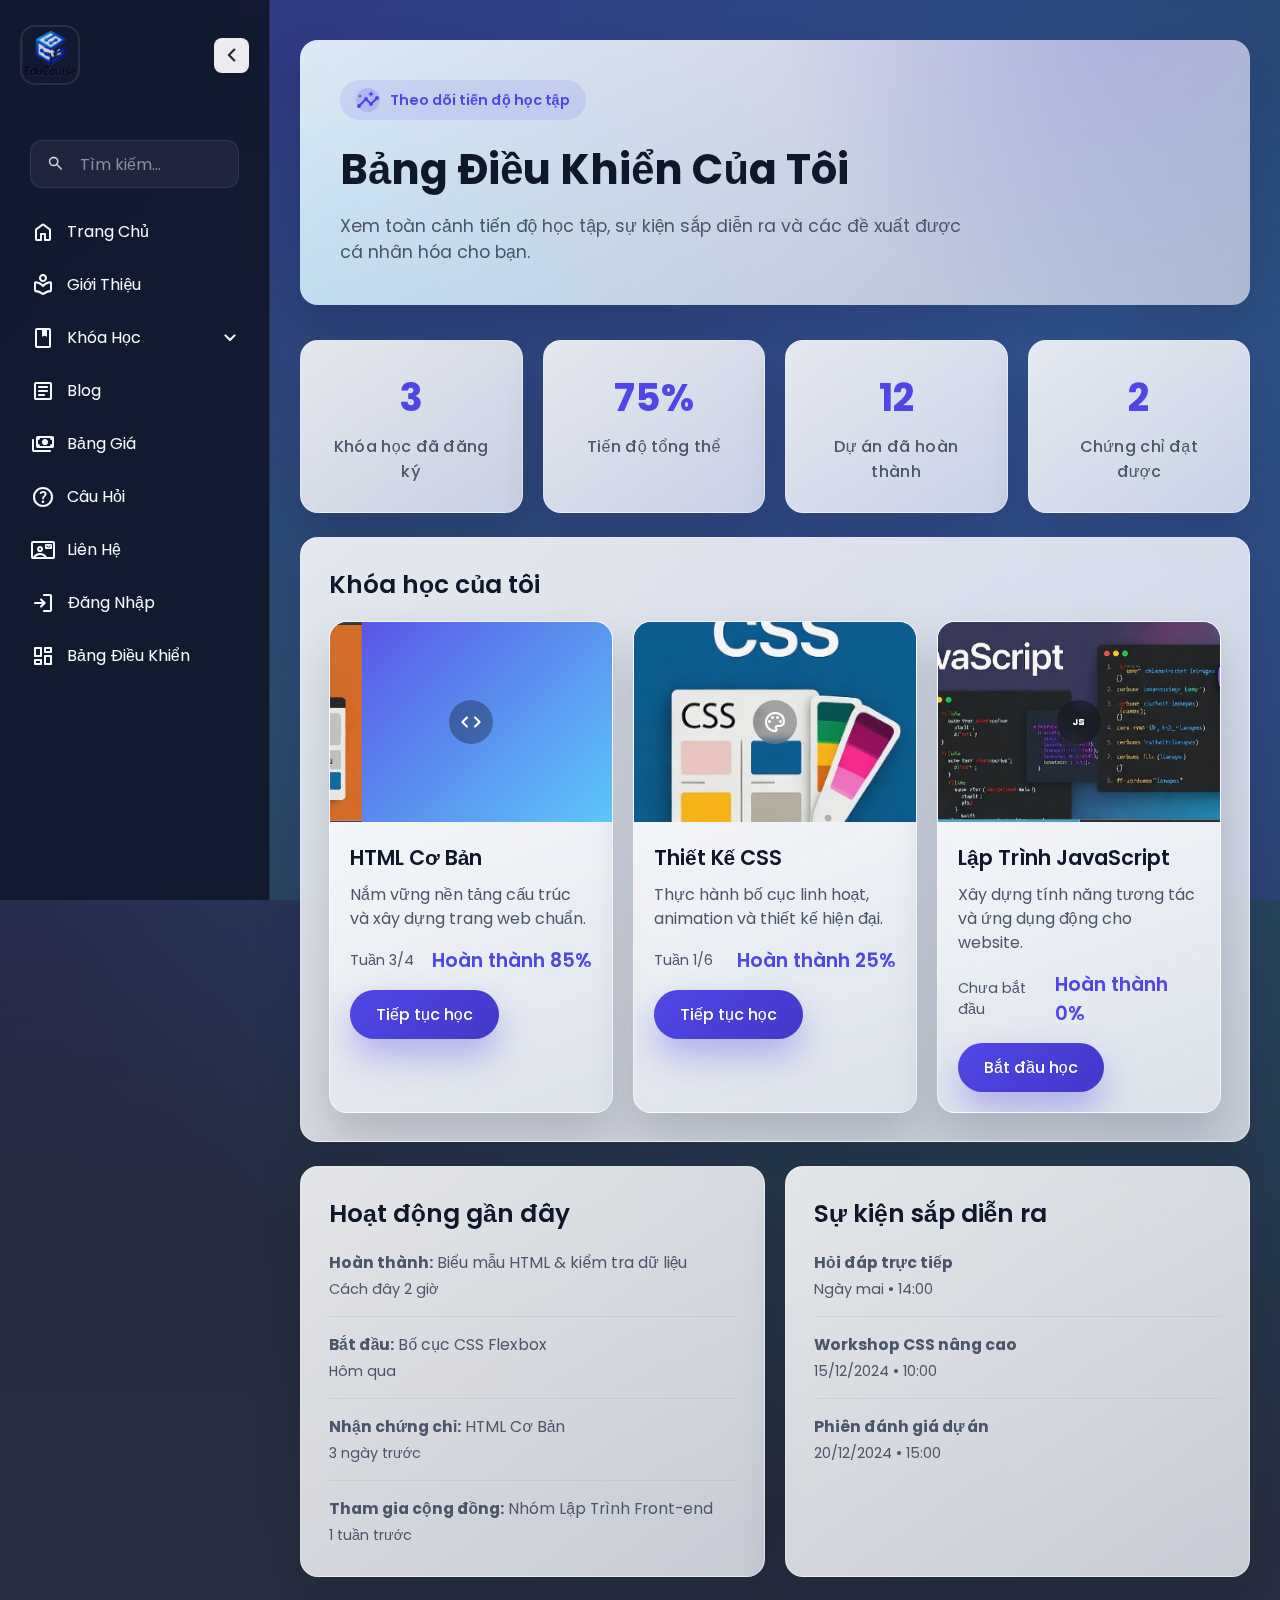
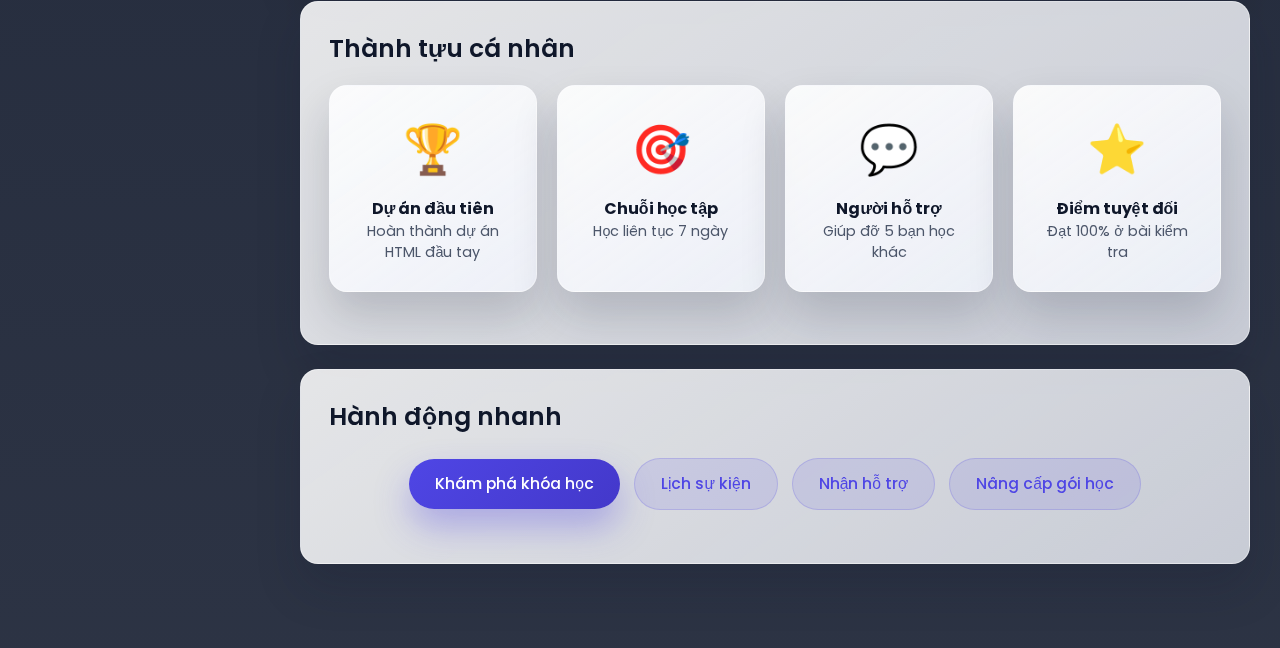
<file: dashboard.html>
<!DOCTYPE html>
<html lang="vi">

<head>
    <meta charset="UTF-8" />
    <meta name="viewport" content="width=device-width, initial-scale=1.0" />
    <title>Bảng Điều Khiển - EduCourse</title>
    <link rel="stylesheet" href="css/style.css" />
    <link rel="stylesheet"
        href="https://fonts.googleapis.com/css2?family=Material+Symbols+Rounded:opsz,wght,FILL,GRAD@24,400,0,0" />
</head>

<body>
    <!-- Nút mở thanh bên trên thiết bị di động -->
    <button class="sidebar-menu-button">
        <span class="material-symbols-rounded">menu</span>
    </button>
    <aside class="sidebar">
        <!-- Phần đầu thanh bên -->
        <header class="sidebar-header">
            <a href="index.html" class="header-logo">
                <img src="1.png" alt="EduCourse" />
            </a>
            <button class="sidebar-toggler">
                <span class="material-symbols-rounded">chevron_left</span>
            </button>
        </header>
        <nav class="sidebar-nav">
            <!-- Điều hướng chính -->
            <ul class="nav-list primary-nav">
                <!-- Form tìm kiếm -->
                <form action="#" class="search-form">
                    <span class="material-symbols-rounded">search</span>
                    <input type="search" placeholder="Tìm kiếm..." required />
                </form>
                <li class="nav-item">
                    <a href="index.html" class="nav-link">
                        <span class="material-symbols-rounded">home</span>
                        <span class="nav-label">Trang Chủ</span>
                    </a>
                    <ul class="dropdown-menu">
                        <li class="nav-item"><a class="nav-link dropdown-title">Trang Chủ</a></li>
                    </ul>
                </li>
                <li class="nav-item">
                    <a href="about.html" class="nav-link">
                        <span class="material-symbols-rounded">local_library</span>
                        <span class="nav-label">Giới Thiệu</span>
                    </a>
                    <ul class="dropdown-menu">
                        <li class="nav-item"><a class="nav-link dropdown-title">Giới Thiệu</a></li>
                    </ul>
                </li>
                <!-- Mục có menu thả xuống -->
                <li class="nav-item dropdown-container">
                    <a href="courses.html" class="nav-link dropdown-toggle">
                        <span class="material-symbols-rounded">book</span>
                        <span class="nav-label">Khóa Học</span>
                        <span class="dropdown-icon material-symbols-rounded">keyboard_arrow_down</span>
                    </a>
                    <!-- Danh sách thả xuống -->
                    <ul class="dropdown-menu">
                        <li class="nav-item"><a class="nav-link dropdown-title">Khóa Học</a></li>
                        <li class="nav-item"><a href="html-course.html" class="nav-link dropdown-link">HTML</a></li>
                        <li class="nav-item"><a href="css-course.html" class="nav-link dropdown-link">CSS</a></li>
                        <li class="nav-item"><a href="javascript-course.html" class="nav-link dropdown-link">JavaScript</a></li>
                    </ul>
                </li>
                <li class="nav-item">
                    <a href="blog.html" class="nav-link">
                        <span class="material-symbols-rounded">article</span>
                        <span class="nav-label">Blog</span>
                    </a>
                    <ul class="dropdown-menu">
                        <li class="nav-item"><a class="nav-link dropdown-title">Blog</a></li>
                    </ul>
                </li>
                <li class="nav-item">
                    <a href="pricing.html" class="nav-link">
                        <span class="material-symbols-rounded">payments</span>
                        <span class="nav-label">Bảng Giá</span>
                    </a>
                    <ul class="dropdown-menu">
                        <li class="nav-item"><a class="nav-link dropdown-title">Bảng Giá</a></li>
                    </ul>
                </li>
                <li class="nav-item">
                    <a href="faq.html" class="nav-link">
                        <span class="material-symbols-rounded">help</span>
                        <span class="nav-label">Câu Hỏi</span>
                    </a>
                    <ul class="dropdown-menu">
                        <li class="nav-item"><a class="nav-link dropdown-title">Câu Hỏi</a></li>
                    </ul>
                </li>
                <li class="nav-item">
                    <a href="contact.html" class="nav-link">
                        <span class="material-symbols-rounded">contact_mail</span>
                        <span class="nav-label">Liên Hệ</span>
                    </a>
                    <ul class="dropdown-menu">
                        <li class="nav-item"><a class="nav-link dropdown-title">Liên Hệ</a></li>
                    </ul>
                </li>
                <li class="nav-item">
                    <a href="login.html" class="nav-link">
                        <span class="material-symbols-rounded">login</span>
                        <span class="nav-label">Đăng Nhập</span>
                    </a>
                    <ul class="dropdown-menu">
                        <li class="nav-item"><a class="nav-link dropdown-title">Đăng Nhập</a></li>
                    </ul>
                </li>
                <li class="nav-item">
                    <a href="dashboard.html" class="nav-link">
                        <span class="material-symbols-rounded">dashboard</span>
                        <span class="nav-label">Bảng Điều Khiển</span>
                    </a>
                    <ul class="dropdown-menu">
                        <li class="nav-item"><a class="nav-link dropdown-title">Bảng Điều Khiển</a></li>
                    </ul>
                </li>
            </ul>
        </nav>
    </aside>

    <!-- Nội dung chính -->
    <main class="main-content">
        <div class="content-container">
            <!-- Tiêu đề trang -->
            <div class="page-header">
                <span class="section-badge">
                    <span class="material-symbols-rounded">insights</span>
                    Theo dõi tiến độ học tập
                </span>
                <h1 class="page-title">Bảng Điều Khiển Của Tôi</h1>
                <p class="page-subtitle">Xem toàn cảnh tiến độ học tập, sự kiện sắp diễn ra và các đề xuất được cá nhân hóa cho bạn.</p>
            </div>

            <!-- Thống kê tổng quan -->
            <div class="grid grid-4">
                <div class="card" style="text-align: center;">
                    <div class="stat-value">3</div>
                    <div class="stat-label">Khóa học đã đăng ký</div>
                </div>

                <div class="card" style="text-align: center;">
                    <div class="stat-value">75%</div>
                    <div class="stat-label">Tiến độ tổng thể</div>
                </div>

                <div class="card" style="text-align: center;">
                    <div class="stat-value">12</div>
                    <div class="stat-label">Dự án đã hoàn thành</div>
                </div>

                <div class="card" style="text-align: center;">
                    <div class="stat-value">2</div>
                    <div class="stat-label">Chứng chỉ đạt được</div>
                </div>
            </div>

            <!-- Khóa học hiện tại -->
            <div class="card">
                <h2 class="card-title">Khóa học của tôi</h2>
                <div class="grid grid-3">
                    <div class="course-card">
                        <div class="course-image">
                            <img src="2.png" alt="HTML Cơ Bản">
                            <span class="material-symbols-rounded">code</span>
                        </div>
                        <div class="course-content">
                            <h3 class="course-title">HTML Cơ Bản</h3>
                            <p class="course-description">Nắm vững nền tảng cấu trúc và xây dựng trang web chuẩn.</p>
                            <div class="course-meta">
                                <span class="course-duration">Tuần 3/4</span>
                                <span class="course-price">Hoàn thành 85%</span>
                            </div>
                            <a href="html-course.html" class="btn btn-primary">Tiếp tục học</a>
                        </div>
                    </div>

                    <div class="course-card">
                        <div class="course-image">
                            <img src="3.png" alt="Thiết Kế CSS">
                            <span class="material-symbols-rounded">palette</span>
                        </div>
                        <div class="course-content">
                            <h3 class="course-title">Thiết Kế CSS</h3>
                            <p class="course-description">Thực hành bố cục linh hoạt, animation và thiết kế hiện đại.</p>
                            <div class="course-meta">
                                <span class="course-duration">Tuần 1/6</span>
                                <span class="course-price">Hoàn thành 25%</span>
                            </div>
                            <a href="css-course.html" class="btn btn-primary">Tiếp tục học</a>
                        </div>
                    </div>

                    <div class="course-card">
                        <div class="course-image">
                            <img src="4.png" alt="Lập Trình JavaScript">
                            <span class="material-symbols-rounded">javascript</span>
                        </div>
                        <div class="course-content">
                            <h3 class="course-title">Lập Trình JavaScript</h3>
                            <p class="course-description">Xây dựng tính năng tương tác và ứng dụng động cho website.</p>
                            <div class="course-meta">
                                <span class="course-duration">Chưa bắt đầu</span>
                                <span class="course-price">Hoàn thành 0%</span>
                            </div>
                            <a href="javascript-course.html" class="btn btn-primary">Bắt đầu học</a>
                        </div>
                    </div>
                </div>
            </div>

            <!-- Hoạt động gần đây và sự kiện -->
            <div class="grid grid-2">
                <div class="card">
                    <h2 class="card-title">Hoạt động gần đây</h2>
                    <div class="card-content">
                        <div style="margin-bottom: 15px; padding-bottom: 15px; border-bottom: 1px solid rgba(148,163,184,0.2);">
                            <p><strong>Hoàn thành:</strong> Biểu mẫu HTML &amp; kiểm tra dữ liệu</p>
                            <p style="color: var(--text-secondary); font-size: 0.9rem;">Cách đây 2 giờ</p>
                        </div>

                        <div style="margin-bottom: 15px; padding-bottom: 15px; border-bottom: 1px solid rgba(148,163,184,0.2);">
                            <p><strong>Bắt đầu:</strong> Bố cục CSS Flexbox</p>
                            <p style="color: var(--text-secondary); font-size: 0.9rem;">Hôm qua</p>
                        </div>

                        <div style="margin-bottom: 15px; padding-bottom: 15px; border-bottom: 1px solid rgba(148,163,184,0.2);">
                            <p><strong>Nhận chứng chỉ:</strong> HTML Cơ Bản</p>
                            <p style="color: var(--text-secondary); font-size: 0.9rem;">3 ngày trước</p>
                        </div>

                        <div>
                            <p><strong>Tham gia cộng đồng:</strong> Nhóm Lập Trình Front-end</p>
                            <p style="color: var(--text-secondary); font-size: 0.9rem;">1 tuần trước</p>
                        </div>
                    </div>
                </div>

                <div class="card">
                    <h2 class="card-title">Sự kiện sắp diễn ra</h2>
                    <div class="card-content">
                        <div style="margin-bottom: 15px; padding-bottom: 15px; border-bottom: 1px solid rgba(148,163,184,0.2);">
                            <p><strong>Hỏi đáp trực tiếp</strong></p>
                            <p style="color: var(--text-secondary); font-size: 0.9rem;">Ngày mai • 14:00</p>
                        </div>

                        <div style="margin-bottom: 15px; padding-bottom: 15px; border-bottom: 1px solid rgba(148,163,184,0.2);">
                            <p><strong>Workshop CSS nâng cao</strong></p>
                            <p style="color: var(--text-secondary); font-size: 0.9rem;">15/12/2024 • 10:00</p>
                        </div>

                        <div>
                            <p><strong>Phiên đánh giá dự án</strong></p>
                            <p style="color: var(--text-secondary); font-size: 0.9rem;">20/12/2024 • 15:00</p>
                        </div>
                    </div>
                </div>
            </div>

            <!-- Thành tựu -->
            <div class="card">
                <h2 class="card-title">Thành tựu cá nhân</h2>
                <div class="grid grid-4">
                    <div class="card" style="text-align: center;">
                        <div style="font-size: 3rem; color: #FFD700; margin-bottom: 10px;">🏆</div>
                        <h4>Dự án đầu tiên</h4>
                        <p style="font-size: 0.9rem; color: var(--text-secondary);">Hoàn thành dự án HTML đầu tay</p>
                    </div>

                    <div class="card" style="text-align: center;">
                        <div style="font-size: 3rem; color: #FFD700; margin-bottom: 10px;">🎯</div>
                        <h4>Chuỗi học tập</h4>
                        <p style="font-size: 0.9rem; color: var(--text-secondary);">Học liên tục 7 ngày</p>
                    </div>

                    <div class="card" style="text-align: center;">
                        <div style="font-size: 3rem; color: #FFD700; margin-bottom: 10px;">💬</div>
                        <h4>Người hỗ trợ</h4>
                        <p style="font-size: 0.9rem; color: var(--text-secondary);">Giúp đỡ 5 bạn học khác</p>
                    </div>

                    <div class="card" style="text-align: center;">
                        <div style="font-size: 3rem; color: #C0C0C0; margin-bottom: 10px;">⭐</div>
                        <h4>Điểm tuyệt đối</h4>
                        <p style="font-size: 0.9rem; color: var(--text-secondary);">Đạt 100% ở bài kiểm tra</p>
                    </div>
                </div>
            </div>

            <!-- Hành động nhanh -->
            <div class="card">
                <h2 class="card-title">Hành động nhanh</h2>
                <div class="card-content" style="text-align: center;">
                    <div style="margin-bottom: 20px;">
                        <a href="courses.html" class="btn btn-primary" style="margin: 5px;">Khám phá khóa học</a>
                        <a href="events.html" class="btn btn-secondary" style="margin: 5px;">Lịch sự kiện</a>
                        <a href="contact.html" class="btn btn-secondary" style="margin: 5px;">Nhận hỗ trợ</a>
                        <a href="pricing.html" class="btn btn-secondary" style="margin: 5px;">Nâng cấp gói học</a>
                    </div>
                </div>
            </div>
        </div>
    </main>

    <!-- Tệp script -->
    <script src="js/script.js"></script>
</body>

</html>
</file>
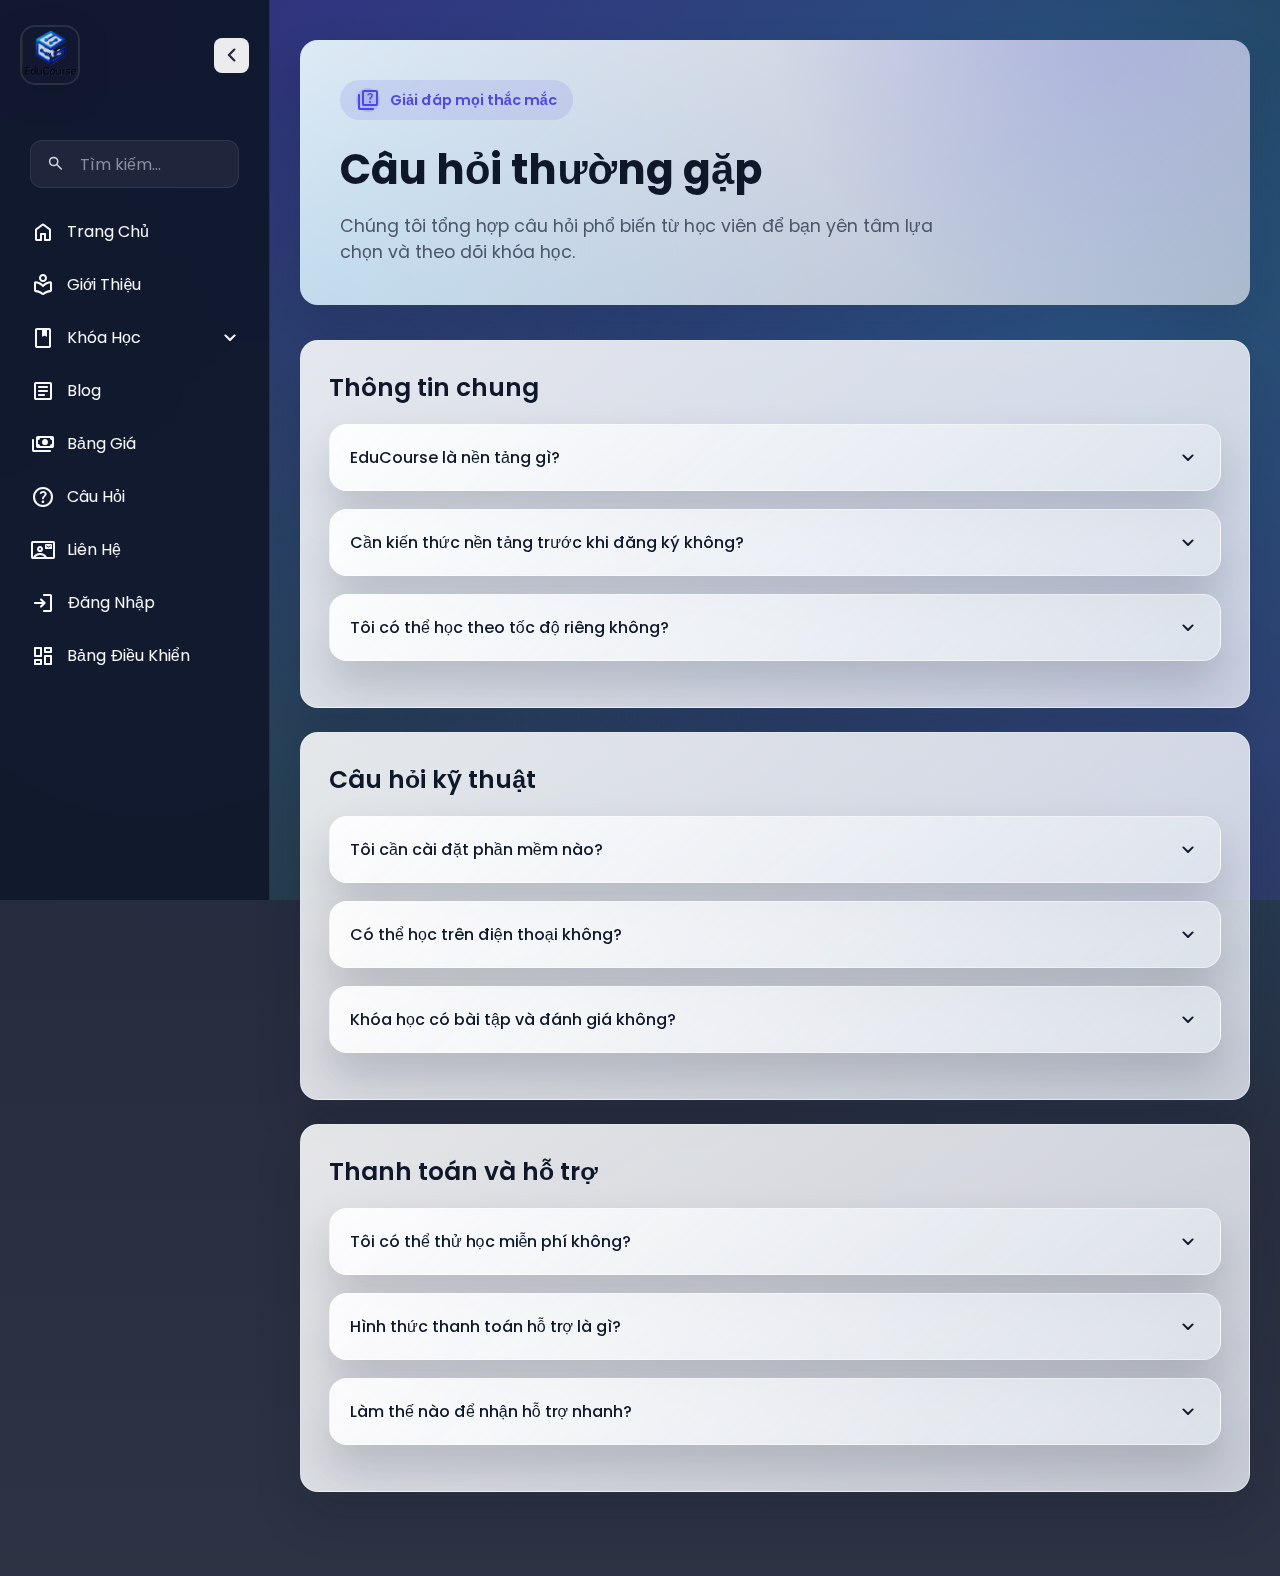
<file: faq.html>
<!DOCTYPE html>
<html lang="vi">

<head>
    <meta charset="UTF-8" />
    <meta name="viewport" content="width=device-width, initial-scale=1.0" />
    <title>Câu Hỏi Thường Gặp - EduCourse</title>
    <link rel="stylesheet" href="css/style.css" />
    <link rel="stylesheet"
        href="https://fonts.googleapis.com/css2?family=Material+Symbols+Rounded:opsz,wght,FILL,GRAD@24,400,0,0" />
</head>

<body>
    <!-- Nút mở thanh bên trên thiết bị di động -->
    <button class="sidebar-menu-button">
        <span class="material-symbols-rounded">menu</span>
    </button>
    <aside class="sidebar">
        <!-- Phần đầu thanh bên -->
        <header class="sidebar-header">
            <a href="index.html" class="header-logo">
                <img src="1.png" alt="EduCourse" />
            </a>
            <button class="sidebar-toggler">
                <span class="material-symbols-rounded">chevron_left</span>
            </button>
        </header>
        <nav class="sidebar-nav">
            <!-- Điều hướng chính -->
            <ul class="nav-list primary-nav">
                <!-- Form tìm kiếm -->
                <form action="#" class="search-form">
                    <span class="material-symbols-rounded">search</span>
                    <input type="search" placeholder="Tìm kiếm..." required />
                </form>
                <li class="nav-item">
                    <a href="index.html" class="nav-link">
                        <span class="material-symbols-rounded">home</span>
                        <span class="nav-label">Trang Chủ</span>
                    </a>
                    <ul class="dropdown-menu">
                        <li class="nav-item"><a class="nav-link dropdown-title">Trang Chủ</a></li>
                    </ul>
                </li>
                <li class="nav-item">
                    <a href="about.html" class="nav-link">
                        <span class="material-symbols-rounded">local_library</span>
                        <span class="nav-label">Giới Thiệu</span>
                    </a>
                    <ul class="dropdown-menu">
                        <li class="nav-item"><a class="nav-link dropdown-title">Giới Thiệu</a></li>
                    </ul>
                </li>
                <!-- Mục có menu thả xuống -->
                <li class="nav-item dropdown-container">
                    <a href="courses.html" class="nav-link dropdown-toggle">
                        <span class="material-symbols-rounded">book</span>
                        <span class="nav-label">Khóa Học</span>
                        <span class="dropdown-icon material-symbols-rounded">keyboard_arrow_down</span>
                    </a>
                    <!-- Danh sách thả xuống -->
                    <ul class="dropdown-menu">
                        <li class="nav-item"><a class="nav-link dropdown-title">Khóa Học</a></li>
                        <li class="nav-item"><a href="html-course.html" class="nav-link dropdown-link">HTML</a></li>
                        <li class="nav-item"><a href="css-course.html" class="nav-link dropdown-link">CSS</a></li>
                        <li class="nav-item"><a href="javascript-course.html" class="nav-link dropdown-link">JavaScript</a></li>
                    </ul>
                </li>
                <li class="nav-item">
                    <a href="blog.html" class="nav-link">
                        <span class="material-symbols-rounded">article</span>
                        <span class="nav-label">Blog</span>
                    </a>
                    <ul class="dropdown-menu">
                        <li class="nav-item"><a class="nav-link dropdown-title">Blog</a></li>
                    </ul>
                </li>
                <li class="nav-item">
                    <a href="pricing.html" class="nav-link">
                        <span class="material-symbols-rounded">payments</span>
                        <span class="nav-label">Bảng Giá</span>
                    </a>
                    <ul class="dropdown-menu">
                        <li class="nav-item"><a class="nav-link dropdown-title">Bảng Giá</a></li>
                    </ul>
                </li>
                <li class="nav-item">
                    <a href="faq.html" class="nav-link">
                        <span class="material-symbols-rounded">help</span>
                        <span class="nav-label">Câu Hỏi</span>
                    </a>
                    <ul class="dropdown-menu">
                        <li class="nav-item"><a class="nav-link dropdown-title">Câu Hỏi</a></li>
                    </ul>
                </li>
                <li class="nav-item">
                    <a href="contact.html" class="nav-link">
                        <span class="material-symbols-rounded">contact_mail</span>
                        <span class="nav-label">Liên Hệ</span>
                    </a>
                    <ul class="dropdown-menu">
                        <li class="nav-item"><a class="nav-link dropdown-title">Liên Hệ</a></li>
                    </ul>
                </li>
                <li class="nav-item">
                    <a href="login.html" class="nav-link">
                        <span class="material-symbols-rounded">login</span>
                        <span class="nav-label">Đăng Nhập</span>
                    </a>
                    <ul class="dropdown-menu">
                        <li class="nav-item"><a class="nav-link dropdown-title">Đăng Nhập</a></li>
                    </ul>
                </li>
                <li class="nav-item">
                    <a href="dashboard.html" class="nav-link">
                        <span class="material-symbols-rounded">dashboard</span>
                        <span class="nav-label">Bảng Điều Khiển</span>
                    </a>
                    <ul class="dropdown-menu">
                        <li class="nav-item"><a class="nav-link dropdown-title">Bảng Điều Khiển</a></li>
                    </ul>
                </li>
            </ul>
        </nav>
    </aside>

    <!-- Nội dung chính -->
    <main class="main-content">
        <div class="content-container">
            <!-- Tiêu đề trang -->
            <div class="page-header">
                <span class="section-badge">
                    <span class="material-symbols-rounded">quiz</span>
                    Giải đáp mọi thắc mắc
                </span>
                <h1 class="page-title">Câu hỏi thường gặp</h1>
                <p class="page-subtitle">Chúng tôi tổng hợp câu hỏi phổ biến từ học viên để bạn yên tâm lựa chọn và theo dõi khóa học.</p>
            </div>

            <!-- Câu hỏi chung -->
            <div class="card">
                <h2 class="card-title">Thông tin chung</h2>
                <div class="faq-item">
                    <div class="faq-question">
                        <span>EduCourse là nền tảng gì?</span>
                        <span class="material-symbols-rounded">expand_more</span>
                    </div>
                    <div class="faq-answer">
                        EduCourse là nền tảng học trực tuyến chuyên sâu về phát triển web. Chúng tôi xây dựng lộ trình từ cơ bản đến nâng cao với bài giảng, dự án thực tế và cộng đồng hỗ trợ để bạn nhanh chóng ứng dụng vào công việc.
                    </div>
                </div>

                <div class="faq-item">
                    <div class="faq-question">
                        <span>Cần kiến thức nền tảng trước khi đăng ký không?</span>
                        <span class="material-symbols-rounded">expand_more</span>
                    </div>
                    <div class="faq-answer">
                        Bạn không cần kinh nghiệm lập trình trước. Các khóa cơ bản bắt đầu từ những khái niệm đơn giản, sau đó mới mở rộng sang nội dung nâng cao. Tư duy logic và thói quen tự học sẽ giúp bạn tiến bộ nhanh hơn.
                    </div>
                </div>

                <div class="faq-item">
                    <div class="faq-question">
                        <span>Tôi có thể học theo tốc độ riêng không?</span>
                        <span class="material-symbols-rounded">expand_more</span>
                    </div>
                    <div class="faq-answer">
                        Hoàn toàn có. Nội dung được mở khóa ngay khi bạn đăng ký và bạn có quyền truy cập trọn đời, vì vậy có thể học bất cứ lúc nào, xem lại bài giảng và thực hành nhiều lần.
                    </div>
                </div>
            </div>

            <!-- Câu hỏi kỹ thuật -->
            <div class="card">
                <h2 class="card-title">Câu hỏi kỹ thuật</h2>
                <div class="faq-item">
                    <div class="faq-question">
                        <span>Tôi cần cài đặt phần mềm nào?</span>
                        <span class="material-symbols-rounded">expand_more</span>
                    </div>
                    <div class="faq-answer">
                        Bạn chỉ cần máy tính kết nối internet và trình duyệt hiện đại. Ở các bài học đầu tiên, chúng tôi hướng dẫn chi tiết cách cài Visual Studio Code và các công cụ miễn phí cần thiết.
                    </div>
                </div>

                <div class="faq-item">
                    <div class="faq-question">
                        <span>Có thể học trên điện thoại không?</span>
                        <span class="material-symbols-rounded">expand_more</span>
                    </div>
                    <div class="faq-answer">
                        Bạn có thể xem bài giảng và đọc tài liệu trên điện thoại. Tuy nhiên, để thực hành viết code hiệu quả, chúng tôi khuyến nghị sử dụng máy tính.
                    </div>
                </div>

                <div class="faq-item">
                    <div class="faq-question">
                        <span>Khóa học có bài tập và đánh giá không?</span>
                        <span class="material-symbols-rounded">expand_more</span>
                    </div>
                    <div class="faq-answer">
                        Mỗi chương đều có bài thực hành, kiểm tra nhanh và dự án nhỏ để bạn củng cố kiến thức. Kết quả sẽ được lưu lại trên bảng điều khiển cá nhân của bạn.
                    </div>
                </div>
            </div>

            <!-- Câu hỏi thanh toán -->
            <div class="card">
                <h2 class="card-title">Thanh toán và hỗ trợ</h2>
                <div class="faq-item">
                    <div class="faq-question">
                        <span>Tôi có thể thử học miễn phí không?</span>
                        <span class="material-symbols-rounded">expand_more</span>
                    </div>
                    <div class="faq-answer">
                        EduCourse cung cấp một số bài học mở và webinar miễn phí để bạn trải nghiệm trước. Ngoài ra, các gói học đều có chính sách hoàn tiền trong 7 ngày nếu bạn không hài lòng.
                    </div>
                </div>

                <div class="faq-item">
                    <div class="faq-question">
                        <span>Hình thức thanh toán hỗ trợ là gì?</span>
                        <span class="material-symbols-rounded">expand_more</span>
                    </div>
                    <div class="faq-answer">
                        Chúng tôi hỗ trợ thẻ tín dụng, thẻ ghi nợ quốc tế, ví điện tử và chuyển khoản ngân hàng tại Việt Nam. Đối với doanh nghiệp, vui lòng liên hệ để nhận hóa đơn VAT.
                    </div>
                </div>

                <div class="faq-item">
                    <div class="faq-question">
                        <span>Làm thế nào để nhận hỗ trợ nhanh?</span>
                        <span class="material-symbols-rounded">expand_more</span>
                    </div>
                    <div class="faq-answer">
                        Bạn có thể gửi email đến support@educourse.com, trò chuyện trực tiếp trên trang hoặc tham gia nhóm cộng đồng để được giảng viên và cố vấn hỗ trợ trong vòng 24 giờ làm việc.
                    </div>
                </div>
            </div>
        </div>
    </main>

    <!-- Tệp script -->
    <script src="js/script.js"></script>
</body>

</html>
</file>
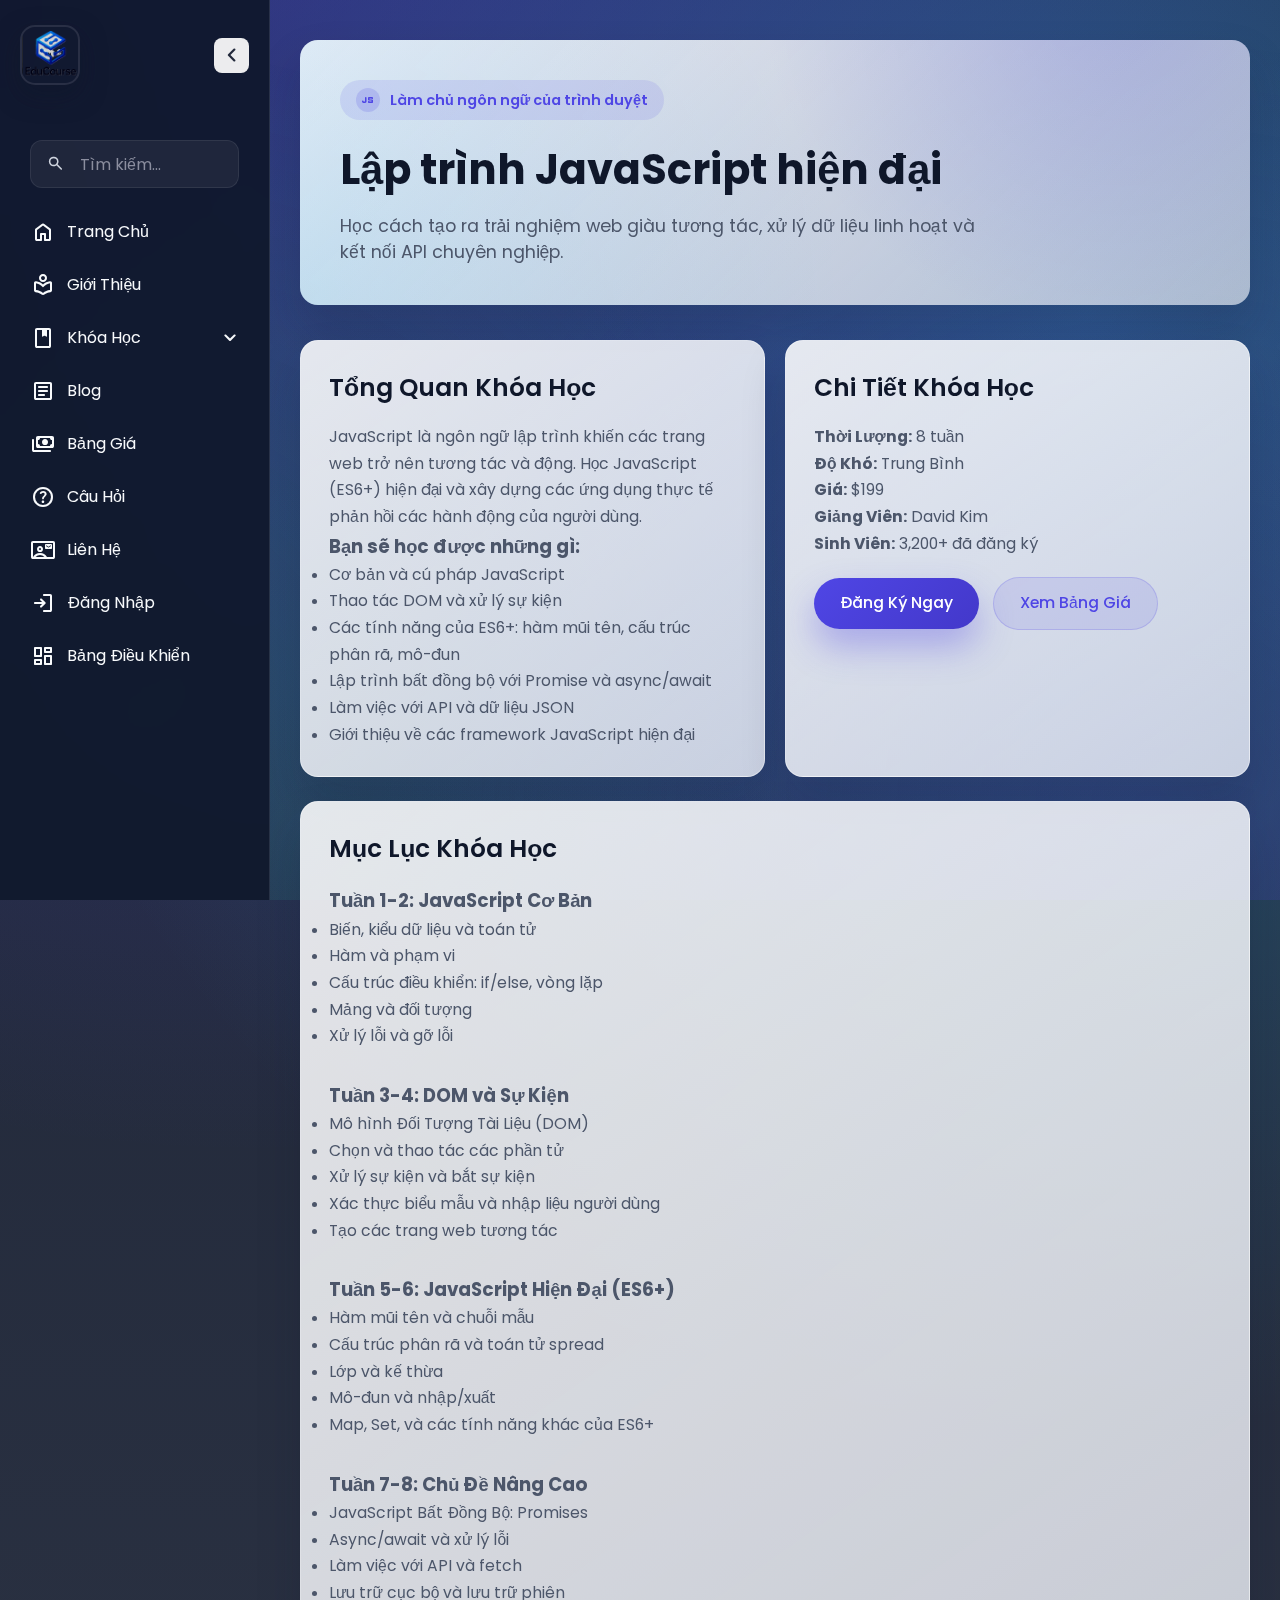
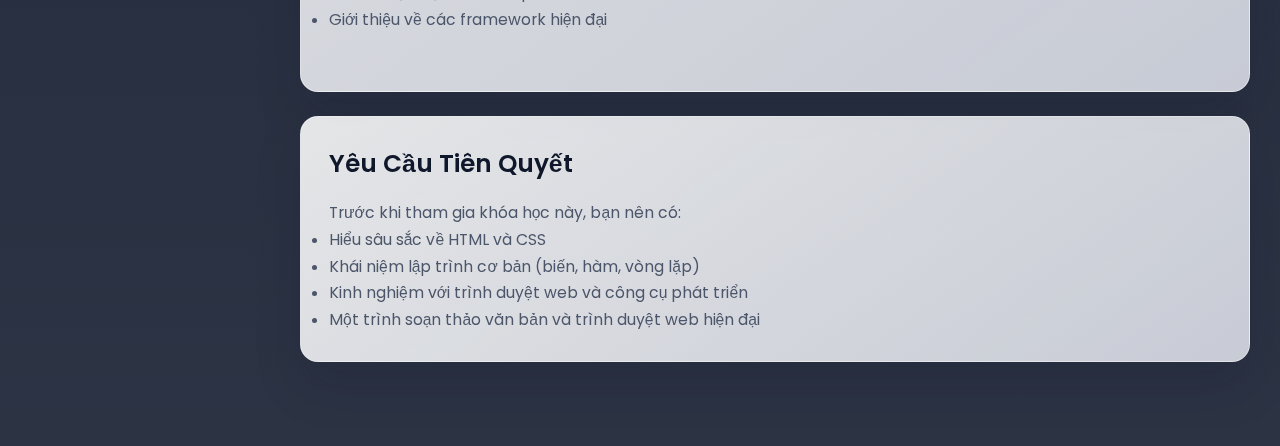
<file: javascript-course.html>
<!DOCTYPE html>
<html lang="vi">

<head>
    <meta charset="UTF-8" />
    <meta name="viewport" content="width=device-width, initial-scale=1.0" />
    <title>Lập Trình JavaScript - EduCourse</title>
    <link rel="stylesheet" href="css/style.css" />
    <link rel="stylesheet"
        href="https://fonts.googleapis.com/css2?family=Material+Symbols+Rounded:opsz,wght,FILL,GRAD@24,400,0,0" />
</head>

<body>
    <!-- Nút mở thanh bên trên thiết bị di động -->
    <button class="sidebar-menu-button">
        <span class="material-symbols-rounded">menu</span>
    </button>
    <aside class="sidebar">
        <!-- Phần đầu thanh bên -->
        <header class="sidebar-header">
            <a href="index.html" class="header-logo">
                <img src="1.png" alt="EduCourse" />
            </a>
            <button class="sidebar-toggler">
                <span class="material-symbols-rounded">chevron_left</span>
            </button>
        </header>
        <nav class="sidebar-nav">         
            <!-- Điều hướng chính -->
            <ul class="nav-list primary-nav">
                <!-- Form tìm kiếm -->
                <form action="#" class="search-form">
                    <span class="material-symbols-rounded">search</span>
                    <input type="search" placeholder="Tìm kiếm..." required />
                </form>
                <li class="nav-item">
                    <a href="index.html" class="nav-link">
                        <span class="material-symbols-rounded">home</span>
                        <span class="nav-label">Trang Chủ</span>
                    </a>
                    <ul class="dropdown-menu">
                        <li class="nav-item"><a class="nav-link dropdown-title">Trang Chủ</a></li>
                    </ul>
                </li>
                <li class="nav-item">
                    <a href="about.html" class="nav-link">
                        <span class="material-symbols-rounded">local_library</span>
                        <span class="nav-label">Giới Thiệu</span>
                    </a>
                    <ul class="dropdown-menu">
                        <li class="nav-item"><a class="nav-link dropdown-title">Giới Thiệu</a></li>
                    </ul>
                </li>
                <!-- Mục có menu thả xuống -->
                <li class="nav-item dropdown-container">
                    <a href="courses.html" class="nav-link dropdown-toggle">
                        <span class="material-symbols-rounded">book</span>
                        <span class="nav-label">Khóa Học</span>
                        <span class="dropdown-icon material-symbols-rounded">keyboard_arrow_down</span>
                    </a>
                    <!-- Danh sách thả xuống -->
                    <ul class="dropdown-menu">
                        <li class="nav-item"><a class="nav-link dropdown-title">Khóa Học</a></li>
                        <li class="nav-item"><a href="html-course.html" class="nav-link dropdown-link">HTML</a></li>
                        <li class="nav-item"><a href="css-course.html" class="nav-link dropdown-link">CSS</a></li>
                        <li class="nav-item"><a href="javascript-course.html" class="nav-link dropdown-link">JavaScript</a></li>
                    </ul>
                </li>
                <li class="nav-item">
                    <a href="blog.html" class="nav-link">
                        <span class="material-symbols-rounded">article</span>
                        <span class="nav-label">Blog</span>
                    </a>
                    <ul class="dropdown-menu">
                        <li class="nav-item"><a class="nav-link dropdown-title">Blog</a></li>
                    </ul>
                </li>
                
                <li class="nav-item">
                    <a href="pricing.html" class="nav-link">
                        <span class="material-symbols-rounded">payments</span>
                        <span class="nav-label">Bảng Giá</span>
                    </a>
                    <ul class="dropdown-menu">
                        <li class="nav-item"><a class="nav-link dropdown-title">Bảng Giá</a></li>
                    </ul>
                </li>
                <li class="nav-item">
                    <a href="faq.html" class="nav-link">
                        <span class="material-symbols-rounded">help</span>
                        <span class="nav-label">Câu Hỏi</span>
                    </a>
                    <ul class="dropdown-menu">
                        <li class="nav-item"><a class="nav-link dropdown-title">Câu Hỏi</a></li>
                    </ul>
                </li>
                <li class="nav-item">
                    <a href="contact.html" class="nav-link">
                        <span class="material-symbols-rounded">contact_mail</span>
                        <span class="nav-label">Liên Hệ</span>
                    </a>
                    <ul class="dropdown-menu">
                        <li class="nav-item"><a class="nav-link dropdown-title">Liên Hệ</a></li>
                    </ul>
                </li>
                <li class="nav-item">
                    <a href="login.html" class="nav-link">
                        <span class="material-symbols-rounded">login</span>
                        <span class="nav-label">Đăng Nhập</span>
                    </a>
                    <ul class="dropdown-menu">
                        <li class="nav-item"><a class="nav-link dropdown-title">Đăng Nhập</a></li>
                    </ul>
                </li>
                <li class="nav-item">
                    <a href="dashboard.html" class="nav-link">
                        <span class="material-symbols-rounded">dashboard</span>
                        <span class="nav-label">Bảng Điều Khiển</span>
                    </a>
                    <ul class="dropdown-menu">
                        <li class="nav-item"><a class="nav-link dropdown-title">Bảng Điều Khiển</a></li>
                    </ul>
                </li>
            </ul>
        </nav>
    </aside>
    
    <!-- Nội dung chính -->
    <main class="main-content">
        <div class="content-container">
            <!-- Tiêu đề khóa học -->
            <div class="page-header">
                <span class="section-badge">
                    <span class="material-symbols-rounded">javascript</span>
                    Làm chủ ngôn ngữ của trình duyệt
                </span>
                <h1 class="page-title">Lập trình JavaScript hiện đại</h1>
                <p class="page-subtitle">Học cách tạo ra trải nghiệm web giàu tương tác, xử lý dữ liệu linh hoạt và kết nối API chuyên nghiệp.</p>
            </div>

            <!-- Tổng quan khóa học -->
            <div class="grid grid-2">
                <div class="card">
                    <h2 class="card-title">Tổng Quan Khóa Học</h2>
                    <div class="card-content">
                        <p>JavaScript là ngôn ngữ lập trình khiến các trang web trở nên tương tác và động. Học JavaScript (ES6+) hiện đại và xây dựng các ứng dụng thực tế phản hồi các hành động của người dùng.</p>
                        
                        <h3>Bạn sẽ học được những gì:</h3>
                        <ul>
                            <li>Cơ bản và cú pháp JavaScript</li>
                            <li>Thao tác DOM và xử lý sự kiện</li>
                            <li>Các tính năng của ES6+: hàm mũi tên, cấu trúc phân rã, mô-đun</li>
                            <li>Lập trình bất đồng bộ với Promise và async/await</li>
                            <li>Làm việc với API và dữ liệu JSON</li>
                            <li>Giới thiệu về các framework JavaScript hiện đại</li>
                        </ul>
                    </div>
                </div>
                
                <div class="card">
                    <h2 class="card-title">Chi Tiết Khóa Học</h2>
                    <div class="card-content">
                        <div style="margin-bottom: 15px;">
                            <strong>Thời Lượng:</strong> 8 tuần<br>
                            <strong>Độ Khó:</strong> Trung Bình<br>
                            <strong>Giá:</strong> $199<br>
                            <strong>Giảng Viên:</strong> David Kim<br>
                            <strong>Sinh Viên:</strong> 3,200+ đã đăng ký
                        </div>
                        
                        <div style="margin-top: 20px;">
                            <a href="login.html" class="btn btn-primary">Đăng Ký Ngay</a>
                            <a href="pricing.html" class="btn btn-secondary" style="margin-left: 10px;">Xem Bảng Giá</a>
                        </div>
                    </div>
                </div>
            </div>

            <!-- Chương trình khóa học -->
            <div class="card">
                <h2 class="card-title">Mục Lục Khóa Học</h2>
                <div class="card-content">
                    <div style="margin-bottom: 30px;">
                        <h3>Tuần 1-2: JavaScript Cơ Bản</h3>
                        <ul>
                                <li>Biến, kiểu dữ liệu và toán tử</li>
                                <li>Hàm và phạm vi</li>
                                <li>Cấu trúc điều khiển: if/else, vòng lặp</li>
                                <li>Mảng và đối tượng</li>
                                <li>Xử lý lỗi và gỡ lỗi</li>
                        </ul>
                    </div>
                    
                    <div style="margin-bottom: 30px;">
                        <h3>Tuần 3-4: DOM và Sự Kiện</h3>
                        <ul>
                            <li>Mô hình Đối Tượng Tài Liệu (DOM)</li>
                            <li>Chọn và thao tác các phần tử</li>
                            <li>Xử lý sự kiện và bắt sự kiện</li>
                            <li>Xác thực biểu mẫu và nhập liệu người dùng</li>
                            <li>Tạo các trang web tương tác</li>
                        </ul>
                    </div>
                    
                    <div style="margin-bottom: 30px;">
                        <h3>Tuần 5-6: JavaScript Hiện Đại (ES6+)</h3>
                        <ul>
                            <li>Hàm mũi tên và chuỗi mẫu</li>
                            <li>Cấu trúc phân rã và toán tử spread</li>
                            <li>Lớp và kế thừa</li>
                            <li>Mô-đun và nhập/xuất</li>
                            <li>Map, Set, và các tính năng khác của ES6+</li>
                        </ul>
                    </div>
                    
                    <div style="margin-bottom: 30px;">
                        <h3>Tuần 7-8: Chủ Đề Nâng Cao</h3>
                        <ul>
                            <li>JavaScript Bất Đồng Bộ: Promises</li>
                            <li>Async/await và xử lý lỗi</li>
                            <li>Làm việc với API và fetch</li>
                            <li>Lưu trữ cục bộ và lưu trữ phiên</li>
                            <li>Giới thiệu về các framework hiện đại</li>
                        </ul>
                    </div>
                </div>
            </div>

            <!-- Yêu cầu tiên quyết -->
            <div class="card">
                <h2 class="card-title">Yêu Cầu Tiên Quyết</h2>
                <div class="card-content">
                    <p>Trước khi tham gia khóa học này, bạn nên có:</p>
                    <ul>
                        <li>Hiểu sâu sắc về HTML và CSS</li>
                        <li>Khái niệm lập trình cơ bản (biến, hàm, vòng lặp)</li>
                        <li>Kinh nghiệm với trình duyệt web và công cụ phát triển</li>
                        <li>Một trình soạn thảo văn bản và trình duyệt web hiện đại</li>
                    </ul>
                </div>
            </div>

           
        </div>
    </main>

    <!-- Tệp script -->
    <script src="js/script.js"></script>
</body>

</html>
</file>
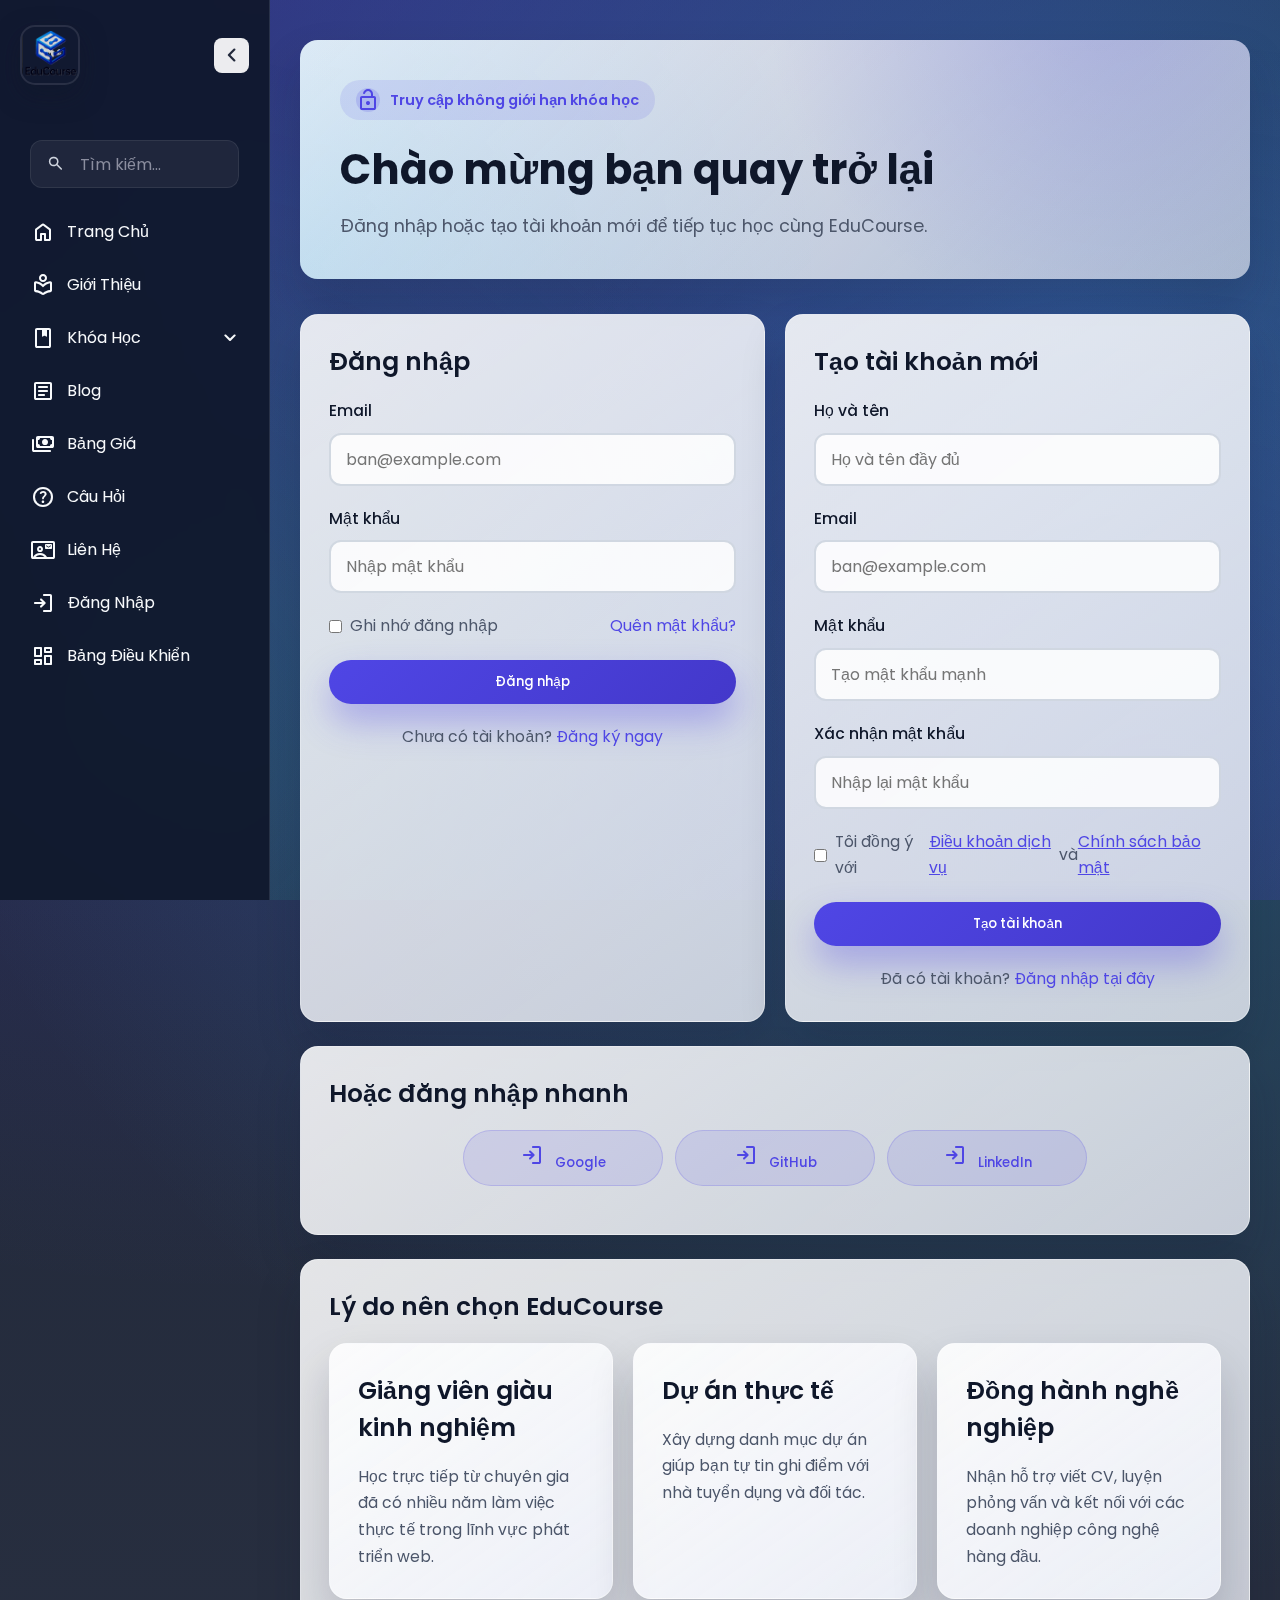
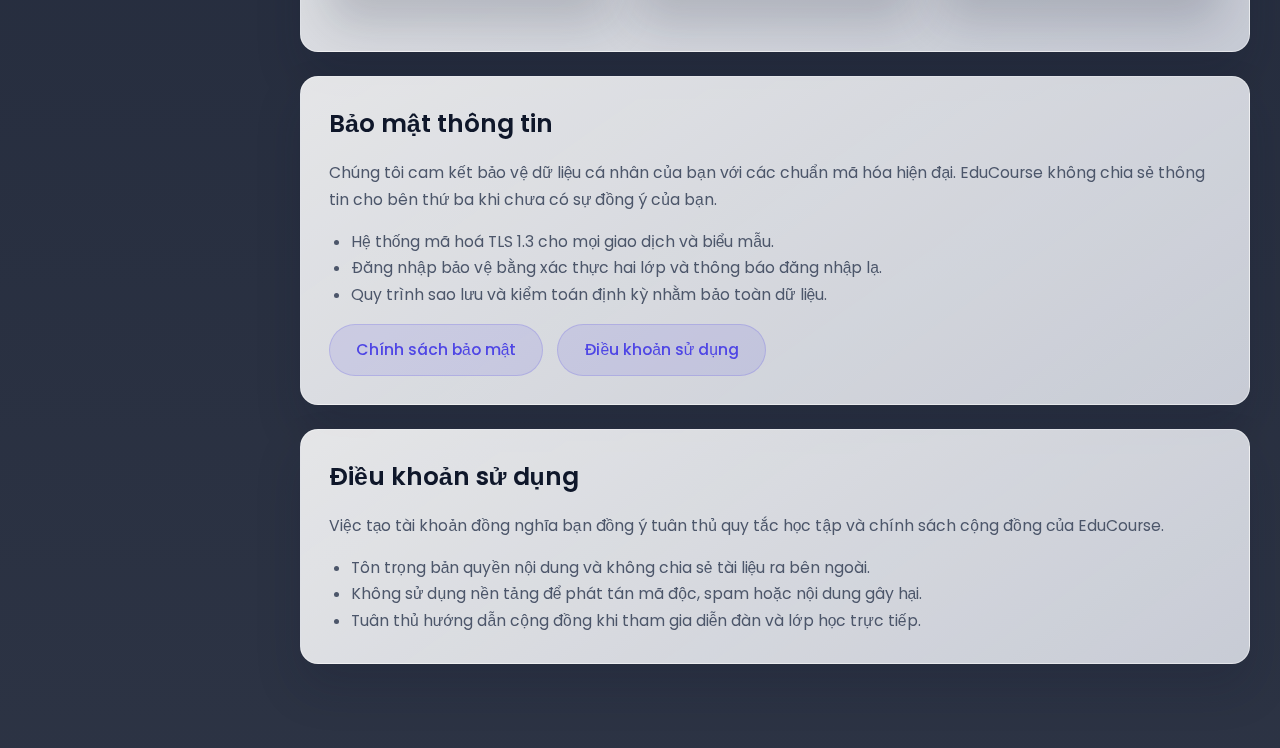
<file: login.html>
<!DOCTYPE html>
<html lang="vi">

<head>
    <meta charset="UTF-8" />
    <meta name="viewport" content="width=device-width, initial-scale=1.0" />
    <title>Đăng Nhập - EduCourse</title>
    <link rel="stylesheet" href="css/style.css" />
    <link rel="stylesheet"
        href="https://fonts.googleapis.com/css2?family=Material+Symbols+Rounded:opsz,wght,FILL,GRAD@24,400,0,0" />
</head>

<body>
    <!-- Nút mở thanh bên trên thiết bị di động -->
    <button class="sidebar-menu-button">
        <span class="material-symbols-rounded">menu</span>
    </button>
    <aside class="sidebar">
        <!-- Phần đầu thanh bên -->
        <header class="sidebar-header">
            <a href="index.html" class="header-logo">
                <img src="1.png" alt="EduCourse" />
            </a>
            <button class="sidebar-toggler">
                <span class="material-symbols-rounded">chevron_left</span>
            </button>
        </header>
        <nav class="sidebar-nav">
            <!-- Điều hướng chính -->
            <ul class="nav-list primary-nav">
                <!-- Form tìm kiếm -->
                <form action="#" class="search-form">
                    <span class="material-symbols-rounded">search</span>
                    <input type="search" placeholder="Tìm kiếm..." required />
                </form>
                <li class="nav-item">
                    <a href="index.html" class="nav-link">
                        <span class="material-symbols-rounded">home</span>
                        <span class="nav-label">Trang Chủ</span>
                    </a>
                    <ul class="dropdown-menu">
                        <li class="nav-item"><a class="nav-link dropdown-title">Trang Chủ</a></li>
                    </ul>
                </li>
                <li class="nav-item">
                    <a href="about.html" class="nav-link">
                        <span class="material-symbols-rounded">local_library</span>
                        <span class="nav-label">Giới Thiệu</span>
                    </a>
                    <ul class="dropdown-menu">
                        <li class="nav-item"><a class="nav-link dropdown-title">Giới Thiệu</a></li>
                    </ul>
                </li>
                <!-- Mục có menu thả xuống -->
                <li class="nav-item dropdown-container">
                    <a href="courses.html" class="nav-link dropdown-toggle">
                        <span class="material-symbols-rounded">book</span>
                        <span class="nav-label">Khóa Học</span>
                        <span class="dropdown-icon material-symbols-rounded">keyboard_arrow_down</span>
                    </a>
                    <!-- Danh sách thả xuống -->
                    <ul class="dropdown-menu">
                        <li class="nav-item"><a class="nav-link dropdown-title">Khóa Học</a></li>
                        <li class="nav-item"><a href="html-course.html" class="nav-link dropdown-link">HTML</a></li>
                        <li class="nav-item"><a href="css-course.html" class="nav-link dropdown-link">CSS</a></li>
                        <li class="nav-item"><a href="javascript-course.html" class="nav-link dropdown-link">JavaScript</a></li>
                    </ul>
                </li>
                <li class="nav-item">
                    <a href="blog.html" class="nav-link">
                        <span class="material-symbols-rounded">article</span>
                        <span class="nav-label">Blog</span>
                    </a>
                    <ul class="dropdown-menu">
                        <li class="nav-item"><a class="nav-link dropdown-title">Blog</a></li>
                    </ul>
                </li>
                <li class="nav-item">
                    <a href="pricing.html" class="nav-link">
                        <span class="material-symbols-rounded">payments</span>
                        <span class="nav-label">Bảng Giá</span>
                    </a>
                    <ul class="dropdown-menu">
                        <li class="nav-item"><a class="nav-link dropdown-title">Bảng Giá</a></li>
                    </ul>
                </li>
                <li class="nav-item">
                    <a href="faq.html" class="nav-link">
                        <span class="material-symbols-rounded">help</span>
                        <span class="nav-label">Câu Hỏi</span>
                    </a>
                    <ul class="dropdown-menu">
                        <li class="nav-item"><a class="nav-link dropdown-title">Câu Hỏi</a></li>
                    </ul>
                </li>
                <li class="nav-item">
                    <a href="contact.html" class="nav-link">
                        <span class="material-symbols-rounded">contact_mail</span>
                        <span class="nav-label">Liên Hệ</span>
                    </a>
                    <ul class="dropdown-menu">
                        <li class="nav-item"><a class="nav-link dropdown-title">Liên Hệ</a></li>
                    </ul>
                </li>
                <li class="nav-item">
                    <a href="login.html" class="nav-link">
                        <span class="material-symbols-rounded">login</span>
                        <span class="nav-label">Đăng Nhập</span>
                    </a>
                    <ul class="dropdown-menu">
                        <li class="nav-item"><a class="nav-link dropdown-title">Đăng Nhập</a></li>
                    </ul>
                </li>
                <li class="nav-item">
                    <a href="dashboard.html" class="nav-link">
                        <span class="material-symbols-rounded">dashboard</span>
                        <span class="nav-label">Bảng Điều Khiển</span>
                    </a>
                    <ul class="dropdown-menu">
                        <li class="nav-item"><a class="nav-link dropdown-title">Bảng Điều Khiển</a></li>
                    </ul>
                </li>
            </ul>
        </nav>
    </aside>

    <!-- Nội dung chính -->
    <main class="main-content">
        <div class="content-container">
            <!-- Tiêu đề trang -->
            <div class="page-header">
                <span class="section-badge">
                    <span class="material-symbols-rounded">lock_open</span>
                    Truy cập không giới hạn khóa học
                </span>
                <h1 class="page-title">Chào mừng bạn quay trở lại</h1>
                <p class="page-subtitle">Đăng nhập hoặc tạo tài khoản mới để tiếp tục học cùng EduCourse.</p>
            </div>

            <!-- Biểu mẫu đăng nhập -->
            <div class="grid grid-2">
                <!-- Biểu mẫu đăng nhập -->
                <div class="card" id="dang-nhap">
                    <h2 class="card-title">Đăng nhập</h2>
                    <form class="card-content">
                        <div class="form-group">
                            <label class="form-label" for="email">Email</label>
                            <input type="email" id="email" class="form-input" placeholder="ban@example.com" required>
                        </div>

                        <div class="form-group">
                            <label class="form-label" for="password">Mật khẩu</label>
                            <input type="password" id="password" class="form-input" placeholder="Nhập mật khẩu" required>
                        </div>

                        <div class="form-group" style="display: flex; justify-content: space-between; align-items: center;">
                            <label style="display: flex; align-items: center;">
                                <input type="checkbox" style="margin-right: 8px;">
                                Ghi nhớ đăng nhập
                            </label>
                            <a href="contact.html#ho-tro" style="color: var(--color-primary); text-decoration: none;">Quên mật khẩu?</a>
                        </div>

                        <button type="submit" class="btn btn-primary" style="width: 100%;">Đăng nhập</button>

                        <div style="text-align: center; margin-top: 20px;">
                            <p>Chưa có tài khoản? <a href="#dang-ky" style="color: var(--color-primary); text-decoration: none;">Đăng ký ngay</a></p>
                        </div>
                    </form>
                </div>

                <!-- Biểu mẫu đăng ký -->
                <div class="card" id="dang-ky">
                    <h2 class="card-title">Tạo tài khoản mới</h2>
                    <form class="card-content">
                        <div class="form-group">
                            <label class="form-label" for="reg-name">Họ và tên</label>
                            <input type="text" id="reg-name" class="form-input" placeholder="Họ và tên đầy đủ" required>
                        </div>

                        <div class="form-group">
                            <label class="form-label" for="reg-email">Email</label>
                            <input type="email" id="reg-email" class="form-input" placeholder="ban@example.com" required>
                        </div>

                        <div class="form-group">
                            <label class="form-label" for="reg-password">Mật khẩu</label>
                            <input type="password" id="reg-password" class="form-input" placeholder="Tạo mật khẩu mạnh" required>
                        </div>

                        <div class="form-group">
                            <label class="form-label" for="confirm-password">Xác nhận mật khẩu</label>
                            <input type="password" id="confirm-password" class="form-input" placeholder="Nhập lại mật khẩu" required>
                        </div>

                        <div class="form-group">
                            <label style="display: flex; align-items: center;">
                                <input type="checkbox" style="margin-right: 8px;" required>
                                Tôi đồng ý với <a href="#dieu-khoan" style="color: var(--color-primary);">Điều khoản dịch vụ</a> và <a href="#bao-mat" style="color: var(--color-primary);">Chính sách bảo mật</a>
                            </label>
                        </div>

                        <button type="submit" class="btn btn-primary" style="width: 100%;">Tạo tài khoản</button>

                        <div style="text-align: center; margin-top: 20px;">
                            <p>Đã có tài khoản? <a href="#dang-nhap" style="color: var(--color-primary); text-decoration: none;">Đăng nhập tại đây</a></p>
                        </div>
                    </form>
                </div>
            </div>

            <!-- Đăng nhập nhanh -->
            <div class="card">
                <h2 class="card-title">Hoặc đăng nhập nhanh</h2>
                <div class="card-content" style="text-align: center;">
                    <div style="margin-bottom: 20px; display: flex; flex-wrap: wrap; justify-content: center; gap: 12px;">
                        <button class="btn btn-secondary" style="min-width: 200px;">
                            <span class="material-symbols-rounded" style="margin-right: 8px;">login</span>
                            Google
                        </button>
                        <button class="btn btn-secondary" style="min-width: 200px;">
                            <span class="material-symbols-rounded" style="margin-right: 8px;">login</span>
                            GitHub
                        </button>
                        <button class="btn btn-secondary" style="min-width: 200px;">
                            <span class="material-symbols-rounded" style="margin-right: 8px;">login</span>
                            LinkedIn
                        </button>
                    </div>
                </div>
            </div>

            <!-- Lợi ích -->
            <div class="card">
                <h2 class="card-title">Lý do nên chọn EduCourse</h2>
                <div class="grid grid-3">
                    <div class="card">
                        <h3 class="card-title">Giảng viên giàu kinh nghiệm</h3>
                        <div class="card-content">
                            <p>Học trực tiếp từ chuyên gia đã có nhiều năm làm việc thực tế trong lĩnh vực phát triển web.</p>
                        </div>
                    </div>

                    <div class="card">
                        <h3 class="card-title">Dự án thực tế</h3>
                        <div class="card-content">
                            <p>Xây dựng danh mục dự án giúp bạn tự tin ghi điểm với nhà tuyển dụng và đối tác.</p>
                        </div>
                    </div>

                    <div class="card">
                        <h3 class="card-title">Đồng hành nghề nghiệp</h3>
                        <div class="card-content">
                            <p>Nhận hỗ trợ viết CV, luyện phỏng vấn và kết nối với các doanh nghiệp công nghệ hàng đầu.</p>
                        </div>
                    </div>
                </div>
            </div>

            <!-- Bảo mật -->
            <div class="card" id="bao-mat">
                <h2 class="card-title">Bảo mật thông tin</h2>
                <div class="card-content">
                    <p>Chúng tôi cam kết bảo vệ dữ liệu cá nhân của bạn với các chuẩn mã hóa hiện đại. EduCourse không chia sẻ thông tin cho bên thứ ba khi chưa có sự đồng ý của bạn.</p>
                    <ul style="margin-top: 15px; padding-left: 22px; color: var(--text-secondary); line-height: 1.7;">
                        <li>Hệ thống mã hoá TLS 1.3 cho mọi giao dịch và biểu mẫu.</li>
                        <li>Đăng nhập bảo vệ bằng xác thực hai lớp và thông báo đăng nhập lạ.</li>
                        <li>Quy trình sao lưu và kiểm toán định kỳ nhằm bảo toàn dữ liệu.</li>
                    </ul>
                    <div style="margin-top: 15px;">
                        <a href="#bao-mat" class="btn btn-secondary">Chính sách bảo mật</a>
                        <a href="#dieu-khoan" class="btn btn-secondary" style="margin-left: 10px;">Điều khoản sử dụng</a>
                    </div>
                </div>
            </div>

            <div class="card" id="dieu-khoan">
                <h2 class="card-title">Điều khoản sử dụng</h2>
                <div class="card-content">
                    <p>Việc tạo tài khoản đồng nghĩa bạn đồng ý tuân thủ quy tắc học tập và chính sách cộng đồng của EduCourse.</p>
                    <ul style="margin-top: 15px; padding-left: 22px; color: var(--text-secondary); line-height: 1.7;">
                        <li>Tôn trọng bản quyền nội dung và không chia sẻ tài liệu ra bên ngoài.</li>
                        <li>Không sử dụng nền tảng để phát tán mã độc, spam hoặc nội dung gây hại.</li>
                        <li>Tuân thủ hướng dẫn cộng đồng khi tham gia diễn đàn và lớp học trực tiếp.</li>
                    </ul>
                </div>
            </div>
        </div>
    </main>

    <!-- Tệp script -->
    <script src="js/script.js"></script>
</body>

</html>
</file>
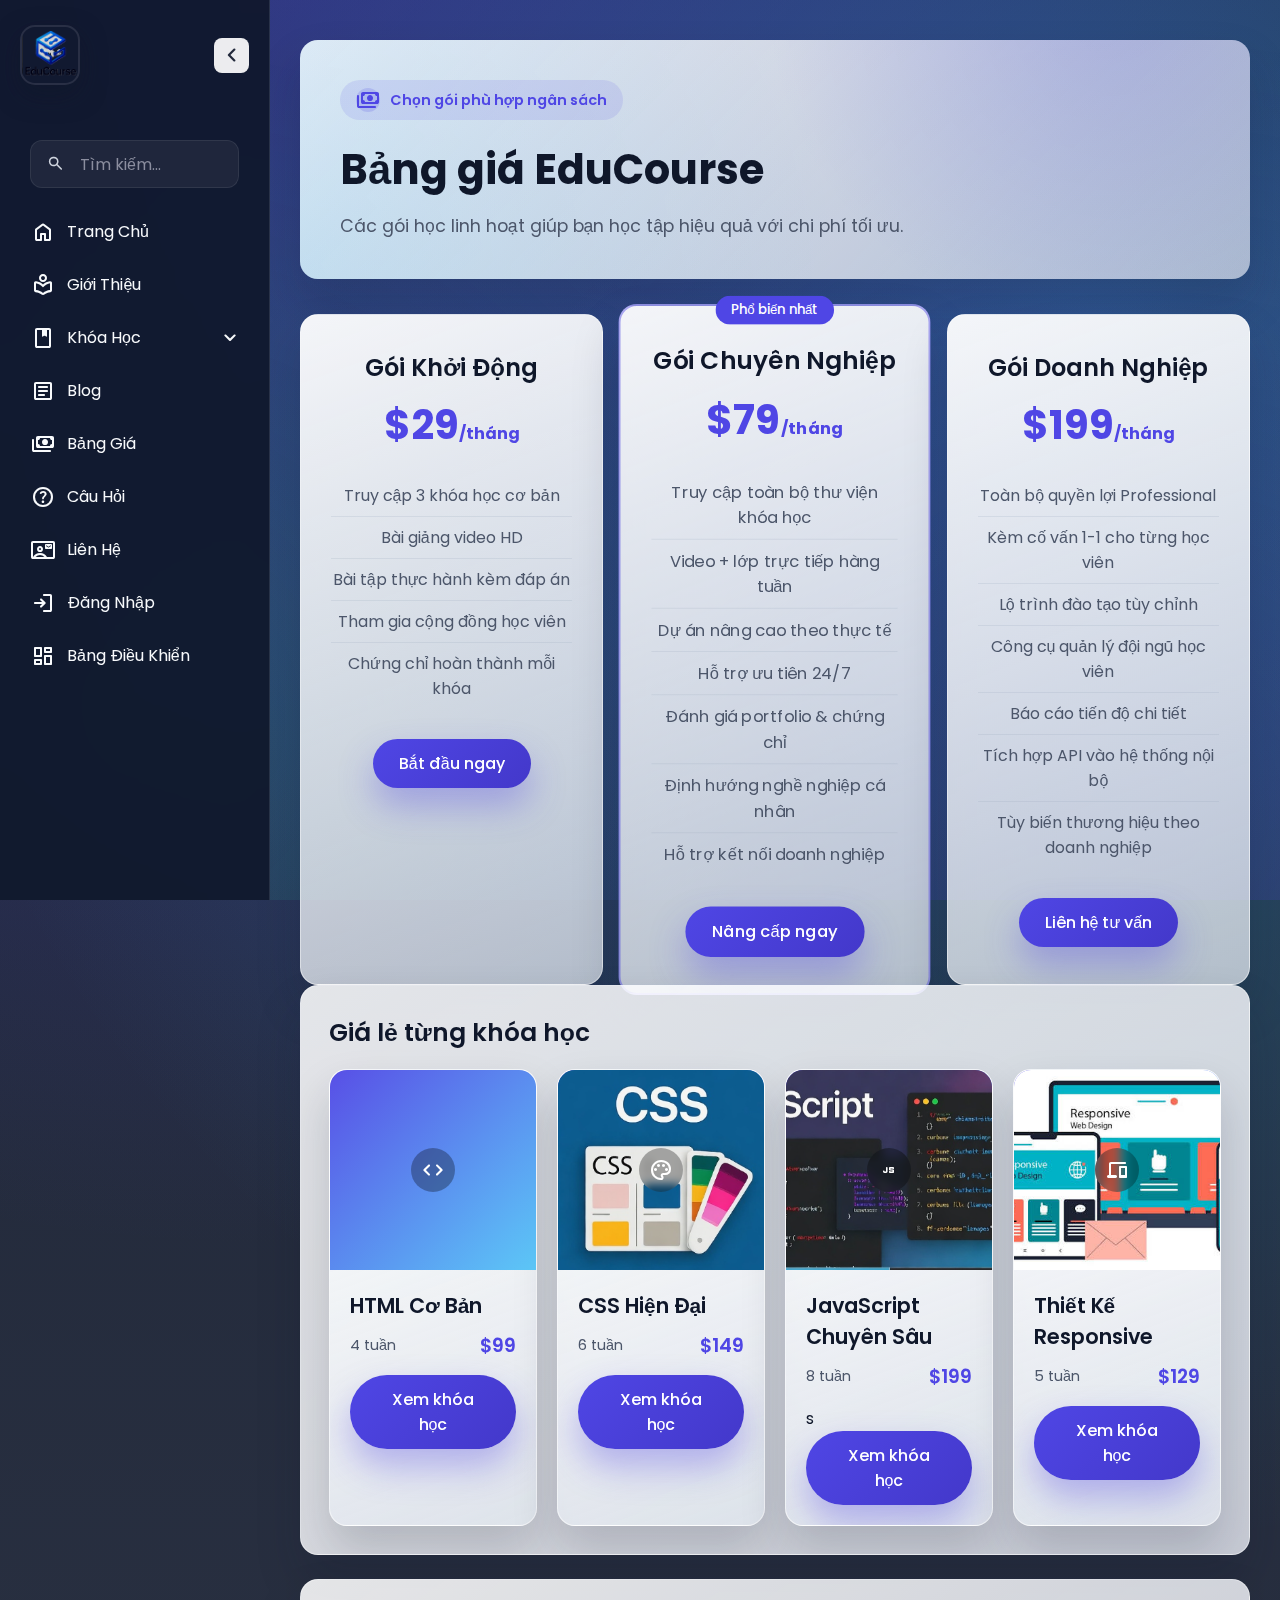
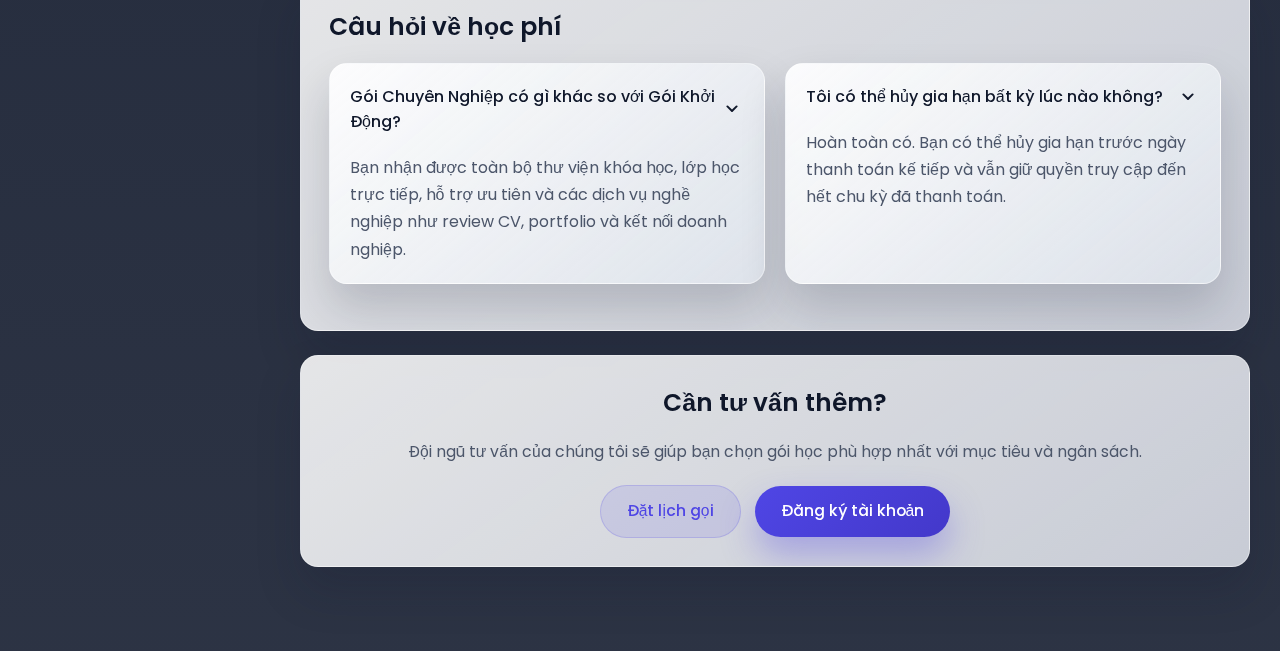
<file: pricing.html>
<!DOCTYPE html>
<html lang="vi">

<head>
    <meta charset="UTF-8" />
    <meta name="viewport" content="width=device-width, initial-scale=1.0" />
    <title>Bảng Giá - EduCourse</title>
    <link rel="stylesheet" href="css/style.css" />
    <link rel="stylesheet"
        href="https://fonts.googleapis.com/css2?family=Material+Symbols+Rounded:opsz,wght,FILL,GRAD@24,400,0,0" />
</head>

<body>
    <!-- Nút mở thanh bên trên thiết bị di động -->
    <button class="sidebar-menu-button">
        <span class="material-symbols-rounded">menu</span>
    </button>
    <aside class="sidebar">
        <!-- Phần đầu thanh bên -->
        <header class="sidebar-header">
            <a href="index.html" class="header-logo">
                <img src="1.png" alt="EduCourse" />
            </a>
            <button class="sidebar-toggler">
                <span class="material-symbols-rounded">chevron_left</span>
            </button>
        </header>
        <nav class="sidebar-nav">
            <!-- Điều hướng chính -->
            <ul class="nav-list primary-nav">
                <!-- Form tìm kiếm -->
                <form action="#" class="search-form">
                    <span class="material-symbols-rounded">search</span>
                    <input type="search" placeholder="Tìm kiếm..." required />
                </form>
                <li class="nav-item">
                    <a href="index.html" class="nav-link">
                        <span class="material-symbols-rounded">home</span>
                        <span class="nav-label">Trang Chủ</span>
                    </a>
                    <ul class="dropdown-menu">
                        <li class="nav-item"><a class="nav-link dropdown-title">Trang Chủ</a></li>
                    </ul>
                </li>
                <li class="nav-item">
                    <a href="about.html" class="nav-link">
                        <span class="material-symbols-rounded">local_library</span>
                        <span class="nav-label">Giới Thiệu</span>
                    </a>
                    <ul class="dropdown-menu">
                        <li class="nav-item"><a class="nav-link dropdown-title">Giới Thiệu</a></li>
                    </ul>
                </li>
                <!-- Mục có menu thả xuống -->
                <li class="nav-item dropdown-container">
                    <a href="courses.html" class="nav-link dropdown-toggle">
                        <span class="material-symbols-rounded">book</span>
                        <span class="nav-label">Khóa Học</span>
                        <span class="dropdown-icon material-symbols-rounded">keyboard_arrow_down</span>
                    </a>
                    <!-- Danh sách thả xuống -->
                    <ul class="dropdown-menu">
                        <li class="nav-item"><a class="nav-link dropdown-title">Khóa Học</a></li>
                        <li class="nav-item"><a href="html-course.html" class="nav-link dropdown-link">HTML</a></li>
                        <li class="nav-item"><a href="css-course.html" class="nav-link dropdown-link">CSS</a></li>
                        <li class="nav-item"><a href="javascript-course.html" class="nav-link dropdown-link">JavaScript</a></li>
                    </ul>
                </li>
                <li class="nav-item">
                    <a href="blog.html" class="nav-link">
                        <span class="material-symbols-rounded">article</span>
                        <span class="nav-label">Blog</span>
                    </a>
                    <ul class="dropdown-menu">
                        <li class="nav-item"><a class="nav-link dropdown-title">Blog</a></li>
                    </ul>
                </li>
                <li class="nav-item">
                    <a href="pricing.html" class="nav-link">
                        <span class="material-symbols-rounded">payments</span>
                        <span class="nav-label">Bảng Giá</span>
                    </a>
                    <ul class="dropdown-menu">
                        <li class="nav-item"><a class="nav-link dropdown-title">Bảng Giá</a></li>
                    </ul>
                </li>
                <li class="nav-item">
                    <a href="faq.html" class="nav-link">
                        <span class="material-symbols-rounded">help</span>
                        <span class="nav-label">Câu Hỏi</span>
                    </a>
                    <ul class="dropdown-menu">
                        <li class="nav-item"><a class="nav-link dropdown-title">Câu Hỏi</a></li>
                    </ul>
                </li>
                <li class="nav-item">
                    <a href="contact.html" class="nav-link">
                        <span class="material-symbols-rounded">contact_mail</span>
                        <span class="nav-label">Liên Hệ</span>
                    </a>
                    <ul class="dropdown-menu">
                        <li class="nav-item"><a class="nav-link dropdown-title">Liên Hệ</a></li>
                    </ul>
                </li>
                <li class="nav-item">
                    <a href="login.html" class="nav-link">
                        <span class="material-symbols-rounded">login</span>
                        <span class="nav-label">Đăng Nhập</span>
                    </a>
                    <ul class="dropdown-menu">
                        <li class="nav-item"><a class="nav-link dropdown-title">Đăng Nhập</a></li>
                    </ul>
                </li>
                <li class="nav-item">
                    <a href="dashboard.html" class="nav-link">
                        <span class="material-symbols-rounded">dashboard</span>
                        <span class="nav-label">Bảng Điều Khiển</span>
                    </a>
                    <ul class="dropdown-menu">
                        <li class="nav-item"><a class="nav-link dropdown-title">Bảng Điều Khiển</a></li>
                    </ul>
                </li>
            </ul>
        </nav>
    </aside>

    <!-- Nội dung chính -->
    <main class="main-content">
        <div class="content-container">
            <!-- Tiêu đề trang -->
            <div class="page-header">
                <span class="section-badge">
                    <span class="material-symbols-rounded">payments</span>
                    Chọn gói phù hợp ngân sách
                </span>
                <h1 class="page-title">Bảng giá EduCourse</h1>
                <p class="page-subtitle">Các gói học linh hoạt giúp bạn học tập hiệu quả với chi phí tối ưu.</p>
            </div>

            <!-- Gói học phí -->
            <div class="grid grid-3">
                <div class="pricing-card">
                    <h3 class="pricing-title">Gói Khởi Động</h3>
                    <div class="pricing-price">$29<span style="font-size: 1rem;">/tháng</span></div>
                    <ul class="pricing-features">
                        <li>Truy cập 3 khóa học cơ bản</li>
                        <li>Bài giảng video HD</li>
                        <li>Bài tập thực hành kèm đáp án</li>
                        <li>Tham gia cộng đồng học viên</li>
                        <li>Chứng chỉ hoàn thành mỗi khóa</li>
                    </ul>
                    <a href="login.html" class="btn btn-primary">Bắt đầu ngay</a>
                </div>

                <div class="pricing-card featured">
                    <div class="pricing-badge">Phổ biến nhất</div>
                    <h3 class="pricing-title">Gói Chuyên Nghiệp</h3>
                    <div class="pricing-price">$79<span style="font-size: 1rem;">/tháng</span></div>
                    <ul class="pricing-features">
                        <li>Truy cập toàn bộ thư viện khóa học</li>
                        <li>Video + lớp trực tiếp hàng tuần</li>
                        <li>Dự án nâng cao theo thực tế</li>
                        <li>Hỗ trợ ưu tiên 24/7</li>
                        <li>Đánh giá portfolio &amp; chứng chỉ</li>
                        <li>Định hướng nghề nghiệp cá nhân</li>
                        <li>Hỗ trợ kết nối doanh nghiệp</li>
                    </ul>
                    <a href="login.html" class="btn btn-primary">Nâng cấp ngay</a>
                </div>

                <div class="pricing-card">
                    <h3 class="pricing-title">Gói Doanh Nghiệp</h3>
                    <div class="pricing-price">$199<span style="font-size: 1rem;">/tháng</span></div>
                    <ul class="pricing-features">
                        <li>Toàn bộ quyền lợi Professional</li>
                        <li>Kèm cố vấn 1-1 cho từng học viên</li>
                        <li>Lộ trình đào tạo tùy chỉnh</li>
                        <li>Công cụ quản lý đội ngũ học viên</li>
                        <li>Báo cáo tiến độ chi tiết</li>
                        <li>Tích hợp API vào hệ thống nội bộ</li>
                        <li>Tùy biến thương hiệu theo doanh nghiệp</li>
                    </ul>
                    <a href="contact.html" class="btn btn-primary">Liên hệ tư vấn</a>
                </div>
            </div>

            <!-- Giá từng khóa học -->
            <div class="card">
                <h2 class="card-title">Giá lẻ từng khóa học</h2>
                <div class="grid grid-4">
                    <div class="course-card">
                        <div class="course-image">
                            <img src="2.png" alt="HTML Cơ Bản">
                            <span class="material-symbols-rounded">code</span>
                        </div>
                        <div class="course-content">
                            <h3 class="course-title">HTML Cơ Bản</h3>
                            <div class="course-meta">
                                <span class="course-duration">4 tuần</span>
                                <span class="course-price">$99</span>
                            </div>
                            <a href="html-course.html" class="btn btn-primary">Xem khóa học</a>
                        </div>
                    </div>

                    <div class="course-card">
                        <div class="course-image">
                            <img src="3.png" alt="CSS Hiện Đại">
                            <span class="material-symbols-rounded">palette</span>
                        </div>
                        <div class="course-content">
                            <h3 class="course-title">CSS Hiện Đại</h3>
                            <div class="course-meta">
                                <span class="course-duration">6 tuần</span>
                                <span class="course-price">$149</span>
                            </div>
                            <a href="css-course.html" class="btn btn-primary">Xem khóa học</a>
                        </div>
                    </div>

                    <div class="course-card">
                        <div class="course-image">
                            <img src="4.png" alt="JavaScript Chuyên Sâu">
                            <span class="material-symbols-rounded">javascript</span>
                        </div>
                        <div class="course-content">
                            <h3 class="course-title">JavaScript Chuyên Sâu</h3>
                            <div class="course-meta">
                                <span class="course-duration">8 tuần</span>
                                <span class="course-price">$199</span>
                            </div>s
                            <a href="javascript-course.html" class="btn btn-primary">Xem khóa học</a>
                        </div>
                    </div>

                    <div class="course-card">
                        <div class="course-image">
                            <img src="7.jpg" alt="Thiết Kế Responsive">
                            <span class="material-symbols-rounded">devices</span>
                        </div>
                        <div class="course-content">
                            <h3 class="course-title">Thiết Kế Responsive</h3>
                            <div class="course-meta">
                                <span class="course-duration">5 tuần</span>
                                <span class="course-price">$129</span>
                            </div>
                            <a href="css-course.html#chuong-trinh-responsive" class="btn btn-primary">Xem khóa học</a>
                        </div>
                    </div>
                </div>
            </div>

            <!-- Câu hỏi thường gặp về giá -->
            <div class="card">
                <h2 class="card-title">Câu hỏi về học phí</h2>
                <div class="grid grid-2">
                    <div class="faq-item active">
                        <div class="faq-question">
                            <span>Gói Chuyên Nghiệp có gì khác so với Gói Khởi Động?</span>
                            <span class="material-symbols-rounded">expand_more</span>
                        </div>
                        <div class="faq-answer">
                            Bạn nhận được toàn bộ thư viện khóa học, lớp học trực tiếp, hỗ trợ ưu tiên và các dịch vụ nghề nghiệp như review CV, portfolio và kết nối doanh nghiệp.
                        </div>
                    </div>

                    <div class="faq-item active">
                        <div class="faq-question">
                            <span>Tôi có thể hủy gia hạn bất kỳ lúc nào không?</span>
                            <span class="material-symbols-rounded">expand_more</span>
                        </div>
                        <div class="faq-answer">
                            Hoàn toàn có. Bạn có thể hủy gia hạn trước ngày thanh toán kế tiếp và vẫn giữ quyền truy cập đến hết chu kỳ đã thanh toán.
                        </div>
                    </div>
                </div>
            </div>

            <!-- Kêu gọi hành động -->
            <div class="card" style="text-align: center;">
                <h2 class="card-title">Cần tư vấn thêm?</h2>
                <div class="card-content">
                    <p>Đội ngũ tư vấn của chúng tôi sẽ giúp bạn chọn gói học phù hợp nhất với mục tiêu và ngân sách.</p>
                    <div style="margin-top: 20px;">
                        <a href="contact.html" class="btn btn-secondary" style="margin-right: 10px;">Đặt lịch gọi</a>
                        <a href="login.html" class="btn btn-primary">Đăng ký tài khoản</a>
                    </div>
                </div>
            </div>
        </div>
    </main>

    <!-- Tệp script -->
    <script src="js/script.js"></script>
</body>

</html>
</file>
<file: css/style.css>
/* Nhúng Google Fonts - Poppins */
@import url('https://fonts.googleapis.com/css2?family=Poppins:wght@400;500;600;700&display=swap');

:root {
  --color-body: #0b1120;
  --color-surface: rgba(255, 255, 255, 0.88);
  --color-surface-strong: rgba(15, 23, 42, 0.72);
  --color-card-border: rgba(255, 255, 255, 0.4);
  --color-sidebar: rgba(15, 23, 42, 0.92);
  --color-sidebar-border: rgba(148, 163, 184, 0.18);
  --color-primary: #4f46e5;
  --color-primary-dark: #4338ca;
  --color-primary-soft: rgba(79, 70, 229, 0.12);
  --text-primary: #0f172a;
  --text-secondary: #4c566a;
  --radius-lg: 18px;
  --shadow-lg: 0 24px 45px rgba(15, 23, 42, 0.18);
}

* {
  margin: 0;
  padding: 0;
  box-sizing: border-box;
  font-family: "Poppins", sans-serif;
}

body {
  min-height: 100vh;
  background: radial-gradient(circle at 20% -10%, rgba(79, 70, 229, 0.45), transparent 55%),
    radial-gradient(circle at 85% 15%, rgba(56, 189, 248, 0.35), transparent 55%),
    linear-gradient(180deg, rgba(15, 23, 42, 0.95), rgba(15, 23, 42, 0.88));
  color: var(--text-primary);
  position: relative;
  overflow-x: hidden;
}

body::before {
  content: "";
  position: fixed;
  inset: 0;
  background: radial-gradient(circle at 10% 80%, rgba(45, 212, 191, 0.16), transparent 50%),
    radial-gradient(circle at 90% 90%, rgba(79, 70, 229, 0.22), transparent 55%);
  pointer-events: none;
  z-index: -2;
}

.sidebar {
  position: fixed;
  top: 0;
  left: 0;
  z-index: 10;
  width: 270px;
  height: 100vh;
  background: var(--color-sidebar);
  border-right: 1px solid var(--color-sidebar-border);
  backdrop-filter: blur(12px);
  transition: all 0.4s ease;
}
.sidebar.collapsed {
  width: 85px;
}
.sidebar .sidebar-header {
  display: flex;
  position: relative;
  padding: 25px 20px;
  align-items: center;
  justify-content: space-between;
}
.sidebar-header .header-logo img {
  width: 60px;
  height: 60px;
  display: block;
  object-fit: contain;
  border-radius: 15px;
  box-shadow: 0 10px 25px rgba(15, 23, 42, 0.5);
  transition: all 0.3s ease;
  border: 2px solid rgba(255, 255, 255, 0.1);
}

/* Main Logo Styles */
.header-brand {
  display: flex;
  align-items: center;
  gap: 25px;
  margin-bottom: 30px;
}

.main-logo {
  width: 80px;
  height: 80px;
  object-fit: contain;
  border-radius: 20px;
  box-shadow: 0 15px 40px rgba(15, 23, 42, 0.3);
  border: 3px solid rgba(255, 255, 255, 0.1);
  transition: all 0.4s ease;
  background: linear-gradient(135deg, rgba(255, 255, 255, 0.1), rgba(255, 255, 255, 0.05));
  backdrop-filter: blur(10px);
}

.main-logo:hover {
  transform: scale(1.08) rotate(5deg);
  box-shadow: 0 20px 50px rgba(15, 23, 42, 0.4);
}

.brand-text {
  flex: 1;
}

.brand-text .section-badge {
  display: inline-flex;
  align-items: center;
  gap: 8px;
  background: linear-gradient(135deg, #667eea, #764ba2);
  color: white;
  padding: 8px 16px;
  border-radius: 25px;
  font-size: 0.9rem;
  font-weight: 500;
  margin-bottom: 20px;
}

.brand-text .page-title {
  font-size: 2.8rem;
  font-weight: 800;
  color: var(--text-primary);
  margin-bottom: 15px;
  line-height: 1.2;
}

.brand-text .page-subtitle {
  font-size: 1.2rem;
  color: var(--text-secondary);
  line-height: 1.6;
  max-width: 600px;
}
.sidebar-header .sidebar-toggler,
.sidebar-menu-button {
  position: absolute;
  right: 20px;
  height: 35px;
  width: 35px;
  color: var(--color-sidebar);
  border: none;
  cursor: pointer;
  display: flex;
  background: rgba(255, 255, 255, 0.92);
  align-items: center;
  justify-content: center;
  border-radius: 8px;
  transition: 0.4s ease;
}
.sidebar.collapsed .sidebar-header .sidebar-toggler {
  transform: translate(-4px, 65px);
}
.sidebar-header .sidebar-toggler span,
.sidebar-menu-button span {
  font-size: 1.75rem;
  transition: 0.4s ease;
}
.sidebar.collapsed .sidebar-header .sidebar-toggler span {
  transform: rotate(180deg);
}
.sidebar-header .sidebar-toggler:hover {
  background: rgba(255, 255, 255, 0.75);
}
.sidebar-nav .nav-list {
  list-style: none;
  display: flex;
  gap: 4px;
  padding: 0 15px;
  flex-direction: column;
  transform: translateY(15px);
  transition: 0.4s ease;
}
.sidebar .sidebar-nav .primary-nav {
  overflow-y: auto;
  scrollbar-width: thin;
  padding-bottom: 20px;
  height: calc(100vh - 227px);
  scrollbar-color: transparent transparent;
}
.sidebar .sidebar-nav .primary-nav:hover {
  scrollbar-color: #EEF2FF transparent;
}
.sidebar.collapsed .sidebar-nav .primary-nav {
  overflow: unset;
  transform: translateY(65px);
}
.sidebar-nav .nav-item .nav-link {
  color: #f8fafc;
  display: flex;
  gap: 12px;
  white-space: nowrap;
  border-radius: 12px;
  padding: 11px 15px;
  align-items: center;
  text-decoration: none;
  border: 1px solid transparent;
  transition: 0.4s ease;
}
.sidebar-nav .nav-item:is(:hover, .open)>.nav-link:not(.dropdown-title) {
  color: var(--text-primary);
  background: rgba(255, 255, 255, 0.9);
  border-color: rgba(255, 255, 255, 0.35);
}
.sidebar .nav-link .nav-label {
  transition: opacity 0.3s ease;
}
.sidebar.collapsed .nav-link :where(.nav-label, .dropdown-icon) {
  opacity: 0;
  pointer-events: none;
}
.sidebar.collapsed .nav-link .dropdown-icon {
  transition: opacity 0.3s 0s ease;
}
.sidebar-nav .secondary-nav {
  position: absolute;
  bottom: 35px;
  width: 100%;
  background: #151A2D;
}
.sidebar-nav .nav-item {
  position: relative;
}
/* Kiểu dáng menu thả xuống */
.sidebar-nav .dropdown-container .dropdown-icon {
  margin: 0 -4px 0 auto;
  transition: transform 0.4s ease, opacity 0.3s 0.2s ease;
}
.sidebar-nav .dropdown-container.open .dropdown-icon {
  transform: rotate(180deg);
}
.sidebar-nav .dropdown-menu {
  height: 0;
  overflow-y: hidden;
  list-style: none;
  padding-left: 15px;
  transition: height 0.4s ease;
}
.sidebar.collapsed .dropdown-menu {
  position: absolute;
  top: -10px;
  left: 100%;
  opacity: 0;
  height: auto !important;
  padding-right: 10px;
  overflow-y: unset;
  pointer-events: none;
  border-radius: 0 10px 10px 0;
  background: #151A2D;
  transition: 0s;
}
.sidebar.collapsed .dropdown-menu:has(.dropdown-link) {
  padding: 7px 10px 7px 24px;
}
.sidebar.sidebar.collapsed .nav-item:hover>.dropdown-menu {
  opacity: 1;
  pointer-events: auto;
  transform: translateY(12px);
  transition: all 0.4s ease;
}
.sidebar.sidebar.collapsed .nav-item:hover>.dropdown-menu:has(.dropdown-link) {
  transform: translateY(10px);
}
.dropdown-menu .nav-item .nav-link {
  color: #F1F4FF;
  padding: 9px 15px;
}
.sidebar.collapsed .dropdown-menu .nav-link {
  padding: 7px 15px;
}
.dropdown-menu .nav-item .nav-link.dropdown-title {
  display: none;
  color: #fff;
  padding: 9px 15px;
}
.dropdown-menu:has(.dropdown-link) .nav-item .dropdown-title {
  font-weight: 500;
  padding: 7px 15px;
}
.sidebar.collapsed .dropdown-menu .nav-item .dropdown-title {
  display: block;
}
.sidebar-menu-button {
  display: none;
}
/* Media query responsive cho màn hình nhỏ */
@media (max-width: 768px) {
  .sidebar-menu-button {
    position: fixed;
    left: 20px;
    top: 20px;
    height: 40px;
    width: 42px;
    display: flex;
    color: #F1F4FF;
    background: #151A2D;
  }
  .sidebar.collapsed {
    width: 270px;
    left: -270px;
  }
  .sidebar.collapsed .sidebar-header .sidebar-toggler {
    transform: none;
  }
  .sidebar.collapsed .sidebar-nav .primary-nav {
    transform: translateY(15px);
  }
}
.sidebar-nav .search-form {
    border-radius: 12px;
    min-height: 48px;
    margin: 15px;
    align-items: center;
    display: flex;
    padding: 0 15px;
    white-space: nowrap;
    background: rgba(255, 255, 255, 0.06);
    border: 1px solid rgba(255, 255, 255, 0.08);
    transition: 0.4s ease;
}
.sidebar.collapsed .search-form:hover {
    cursor: pointer;
}
.sidebar-nav .search-form:focus-within,
.sidebar.collapsed .search-form:hover {
    background: rgba(255, 255, 255, 0.12);
    border-color: rgba(255, 255, 255, 0.25);
}
.sidebar-nav .search-form span {
    color: rgba(226, 232, 240, 0.9);
    font-size: 1.2rem;
}
.search-form input {
    background: none;
    outline: none;
    border: none;
    width: 100%;
    margin-left: 15px;
    font-size: 1rem;
    color: #f8fafc;
}
.search-form input::placeholder {
    color: #8B8E9F;
}
.sidebar.collapsed .search-form {
    margin: 15px 10px;
    padding: 0 10px;
}
.sidebar.collapsed .search-form input {
    display: none;
}
.sidebar.collapsed .search-form span {
    margin: 0 auto;
}

/* Khu vực nội dung chính */
.main-content {
    margin-left: 270px;
    min-height: 100vh;
    background: transparent;
    transition: margin-left 0.4s ease;
    position: relative;
}

.sidebar.collapsed + .main-content {
    margin-left: 85px;
}

@media (max-width: 768px) {
    .main-content {
        margin-left: 0;
        padding-top: 70px;
    }
    .sidebar.collapsed + .main-content {
        margin-left: 0;
    }
}

/* Vùng chứa nội dung */
.content-container {
    padding: 40px 30px 60px;
    max-width: 1200px;
    margin: 0 auto;
    position: relative;
}

/* Phần đầu trang */
.page-header {
    background: linear-gradient(135deg, rgba(255, 255, 255, 0.92), rgba(226, 232, 240, 0.7));
    padding: 40px;
    border-radius: var(--radius-lg);
    box-shadow: var(--shadow-lg);
    margin-bottom: 35px;
    position: relative;
    overflow: hidden;
}

.page-header::after {
    content: "";
    position: absolute;
    inset: 0;
    background: radial-gradient(circle at 85% -20%, rgba(79, 70, 229, 0.2), transparent 40%),
        radial-gradient(circle at 0% 100%, rgba(56, 189, 248, 0.18), transparent 55%);
    pointer-events: none;
}

.page-header > * {
    position: relative;
    z-index: 1;
}

.page-title {
    font-size: 2.6rem;
    color: var(--text-primary);
    margin-bottom: 12px;
    font-weight: 700;
}

.page-subtitle {
    color: var(--text-secondary);
    font-size: 1.1rem;
    max-width: 640px;
}

.section-badge {
    display: inline-flex;
    align-items: center;
    gap: 10px;
    padding: 8px 16px;
    border-radius: 999px;
    background: rgba(79, 70, 229, 0.12);
    color: var(--color-primary);
    font-weight: 600;
    font-size: 0.9rem;
    margin-bottom: 18px;
}

.section-badge span {
    display: inline-flex;
    align-items: center;
    justify-content: center;
    width: 24px;
    height: 24px;
    border-radius: 50%;
    background: rgba(79, 70, 229, 0.18);
}

/* Thẻ nội dung */
.card {
    background: linear-gradient(145deg, rgba(255, 255, 255, 0.88), rgba(244, 247, 255, 0.78));
    border-radius: var(--radius-lg);
    border: 1px solid var(--color-card-border);
    box-shadow: var(--shadow-lg);
    padding: 28px;
    margin-bottom: 24px;
    transition: transform 0.35s ease, box-shadow 0.35s ease;
    position: relative;
    overflow: hidden;
}

.card:hover {
    transform: translateY(-6px);
    box-shadow: 0 30px 50px rgba(15, 23, 42, 0.22);
}

.card-title {
    font-size: 1.55rem;
    color: var(--text-primary);
    margin-bottom: 18px;
    font-weight: 600;
}

.card-content {
    color: var(--text-secondary);
    line-height: 1.7;
    font-size: 0.98rem;
}

.stat-value {
    font-size: 2.4rem;
    font-weight: 700;
    color: var(--color-primary);
    margin-bottom: 8px;
}

.stat-label {
    color: var(--text-secondary);
    font-weight: 500;
    letter-spacing: 0.02em;
}

/* Lưới bố cục */
.grid {
    display: grid;
    gap: 20px;
}

.grid-2 {
    grid-template-columns: repeat(auto-fit, minmax(300px, 1fr));
}

.grid-3 {
    grid-template-columns: repeat(auto-fit, minmax(250px, 1fr));
}

.grid-4 {
    grid-template-columns: repeat(auto-fit, minmax(200px, 1fr));
}

/* Nút bấm */
.btn {
    display: inline-block;
    padding: 12px 26px;
    border: none;
    border-radius: 999px;
    text-decoration: none;
    font-weight: 500;
    cursor: pointer;
    transition: transform 0.3s ease, box-shadow 0.3s ease, background 0.3s ease;
    text-align: center;
}

.btn-primary {
    background: linear-gradient(135deg, var(--color-primary), var(--color-primary-dark));
    color: #fff;
    box-shadow: 0 18px 35px rgba(79, 70, 229, 0.35);
}

.btn-primary:hover {
    transform: translateY(-3px);
    box-shadow: 0 22px 40px rgba(79, 70, 229, 0.45);
    background: linear-gradient(135deg, var(--color-primary-dark), #312e81);
}

.btn-secondary {
    background: rgba(79, 70, 229, 0.12);
    color: var(--color-primary);
    border: 1px solid rgba(79, 70, 229, 0.2);
}

.btn-secondary:hover {
    background: rgba(79, 70, 229, 0.18);
}

/* Biểu mẫu */
.form-group {
    margin-bottom: 20px;
}

.form-label {
    display: block;
    margin-bottom: 8px;
    color: var(--text-primary);
    font-weight: 500;
}

.form-input {
    width: 100%;
    padding: 12px 15px;
    border: 2px solid rgba(148, 163, 184, 0.4);
    border-radius: 12px;
    font-size: 1rem;
    transition: border-color 0.3s ease;
    background: rgba(255, 255, 255, 0.85);
}

.form-input:focus {
    outline: none;
    border-color: var(--color-primary);
    box-shadow: 0 0 0 4px var(--color-primary-soft);
}

.form-textarea {
    min-height: 120px;
    resize: vertical;
}

/* Thẻ khóa học */
.course-card {
    background: linear-gradient(160deg, rgba(255, 255, 255, 0.95), rgba(226, 232, 240, 0.75));
    border-radius: var(--radius-lg);
    overflow: hidden;
    border: 1px solid rgba(255, 255, 255, 0.55);
    box-shadow: var(--shadow-lg);
    transition: transform 0.35s ease, box-shadow 0.35s ease;
}

.course-card:hover {
    transform: translateY(-8px);
    box-shadow: 0 30px 50px rgba(15, 23, 42, 0.25);
}

.course-image {
    width: 100%;
    height: 200px;
    background: linear-gradient(135deg, rgba(79, 70, 229, 0.95), rgba(56, 189, 248, 0.8));
    display: flex;
    align-items: center;
    justify-content: center;
    color: #fff;
    font-size: 3.2rem;
    position: relative;
    overflow: hidden;
}

.course-image img {
    width: 100%;
    height: 100%;
    object-fit: cover;
    position: absolute;
    top: 0;
    left: 0;
    z-index: 1;
}

.course-image span {
    position: relative;
    z-index: 2;
    background: rgba(0, 0, 0, 0.3);
    padding: 10px;
    border-radius: 50%;
    backdrop-filter: blur(5px);
}

.course-content {
    padding: 20px;
}

.course-title {
    font-size: 1.3rem;
    color: var(--text-primary);
    margin-bottom: 10px;
    font-weight: 600;
}

.course-description {
    color: var(--text-secondary);
    margin-bottom: 15px;
    line-height: 1.5;
}

.course-meta {
    display: flex;
    justify-content: space-between;
    align-items: center;
    margin-bottom: 15px;
}

.course-duration {
    color: var(--text-secondary);
    font-size: 0.9rem;
}

.course-price {
    font-size: 1.2rem;
    font-weight: 600;
    color: var(--color-primary);
}

.course-detail {
    padding-bottom: 18px;
    margin-bottom: 24px;
    border-bottom: 1px dashed rgba(148, 163, 184, 0.4);
}

.course-detail:last-child {
    border-bottom: none;
    padding-bottom: 0;
    margin-bottom: 0;
}

.course-detail h3 {
    font-size: 1.15rem;
    margin-bottom: 12px;
    color: var(--text-primary);
}

.course-detail p {
    color: var(--text-secondary);
    line-height: 1.6;
}

.course-detail ul {
    margin-top: 12px;
    padding-left: 22px;
    color: var(--text-secondary);
}

.blog-detail {
    margin-bottom: 26px;
    padding-bottom: 18px;
    border-bottom: 1px dashed rgba(148, 163, 184, 0.35);
}

.blog-detail:last-child {
    border-bottom: none;
    padding-bottom: 0;
    margin-bottom: 0;
}

.blog-detail h3 {
    font-size: 1.2rem;
    margin-bottom: 12px;
    color: var(--text-primary);
}

.blog-detail p {
    color: var(--text-secondary);
    line-height: 1.7;
}

.blog-detail ul {
    margin-top: 12px;
    padding-left: 22px;
    color: var(--text-secondary);
}

/* Thẻ đội ngũ */
.team-card {
    text-align: center;
    background: linear-gradient(145deg, rgba(255, 255, 255, 0.95), rgba(241, 245, 255, 0.85));
    border-radius: var(--radius-lg);
    padding: 30px;
    border: 1px solid rgba(255, 255, 255, 0.5);
    box-shadow: var(--shadow-lg);
    transition: transform 0.35s ease, box-shadow 0.35s ease;
}

.team-card:hover {
    transform: translateY(-8px);
    box-shadow: 0 30px 45px rgba(15, 23, 42, 0.18);
}

.team-avatar {
    width: 120px;
    height: 120px;
    border-radius: 50%;
    background: linear-gradient(135deg, rgba(79, 70, 229, 0.95), rgba(56, 189, 248, 0.85));
    margin: 0 auto 20px;
    display: flex;
    align-items: center;
    justify-content: center;
    color: #fff;
    font-size: 2.5rem;
}

.team-name {
    font-size: 1.3rem;
    color: var(--text-primary);
    margin-bottom: 5px;
    font-weight: 600;
}

.team-role {
    color: var(--text-secondary);
    margin-bottom: 15px;
}

.team-bio {
    color: var(--text-secondary);
    line-height: 1.5;
}

/* Thẻ bảng giá */
.pricing-card {
    position: relative;
    background: linear-gradient(160deg, rgba(255, 255, 255, 0.95), rgba(226, 232, 240, 0.75));
    border-radius: var(--radius-lg);
    padding: 35px 30px;
    text-align: center;
    box-shadow: var(--shadow-lg);
    border: 1px solid rgba(255, 255, 255, 0.5);
    transition: transform 0.35s ease, box-shadow 0.35s ease, border-color 0.35s ease;
}

.pricing-card:hover {
    transform: translateY(-10px);
    box-shadow: 0 35px 55px rgba(15, 23, 42, 0.22);
    border-color: rgba(79, 70, 229, 0.35);
}

.pricing-card.featured {
    border: 2px solid rgba(79, 70, 229, 0.45);
    transform: scale(1.03);
}

.pricing-card.featured:hover {
    transform: scale(1.03) translateY(-8px);
}

.pricing-badge {
    position: absolute;
    top: -10px;
    left: 50%;
    transform: translateX(-50%);
    background: var(--color-primary);
    color: #fff;
    padding: 5px 15px;
    border-radius: 20px;
    font-size: 0.8rem;
    font-weight: 500;
}

.pricing-title {
    font-size: 1.5rem;
    color: var(--text-primary);
    margin-bottom: 10px;
    font-weight: 600;
}

.pricing-price {
    font-size: 2.5rem;
    color: var(--color-primary);
    margin-bottom: 20px;
    font-weight: 700;
}

.pricing-features {
    list-style: none;
    margin-bottom: 30px;
}

.pricing-features li {
    padding: 8px 0;
    color: var(--text-secondary);
    border-bottom: 1px solid rgba(148, 163, 184, 0.2);
}

.pricing-features li:last-child {
    border-bottom: none;
}

/* Câu hỏi thường gặp */
.faq-item {
    background: linear-gradient(140deg, rgba(255, 255, 255, 0.92), rgba(226, 232, 240, 0.72));
    border-radius: var(--radius-lg);
    margin-bottom: 18px;
    box-shadow: var(--shadow-lg);
    border: 1px solid rgba(255, 255, 255, 0.45);
}

.faq-question {
    padding: 20px;
    cursor: pointer;
    display: flex;
    justify-content: space-between;
    align-items: center;
    font-weight: 500;
    color: var(--text-primary);
}

.faq-answer {
    padding: 0 20px 20px;
    color: var(--text-secondary);
    line-height: 1.7;
    display: none;
}

.faq-item.active .faq-answer {
    display: block;
}

/* Biểu mẫu liên hệ */
.contact-info {
    background: linear-gradient(145deg, rgba(255, 255, 255, 0.94), rgba(226, 232, 240, 0.75));
    border-radius: var(--radius-lg);
    padding: 30px;
    box-shadow: var(--shadow-lg);
    border: 1px solid rgba(255, 255, 255, 0.5);
}

.contact-item {
    display: flex;
    align-items: center;
    margin-bottom: 20px;
}

.contact-icon {
    width: 50px;
    height: 50px;
    border-radius: 50%;
    background: rgba(79, 70, 229, 0.12);
    display: flex;
    align-items: center;
    justify-content: center;
    margin-right: 15px;
    color: var(--color-primary);
    font-size: 1.2rem;
}

.contact-details h4 {
    color: var(--text-primary);
    margin-bottom: 5px;
    font-weight: 600;
}

.contact-details p {
    color: var(--text-secondary);
    margin: 0;
}

/* Thiết kế responsive */
@media (max-width: 768px) {
    .content-container {
        padding: 24px 18px 80px;
    }

    .page-header {
        padding: 28px 24px;
    }

    .page-title {
        font-size: 2.1rem;
    }

    .grid-2,
    .grid-3,
    .grid-4 {
        grid-template-columns: 1fr;
    }
    
    /* Mobile Logo Adjustments */
    .header-brand {
        flex-direction: column;
        text-align: center;
        gap: 20px;
    }
    
    .main-logo {
        width: 70px;
        height: 70px;
    }
    
    .brand-text .page-title {
        font-size: 2.2rem;
    }
    
    .brand-text .page-subtitle {
        font-size: 1.1rem;
    }
    
    /* Sidebar Logo Mobile */
    .sidebar-header .header-logo img {
        width: 50px;
        height: 50px;
    }
}
</file>
